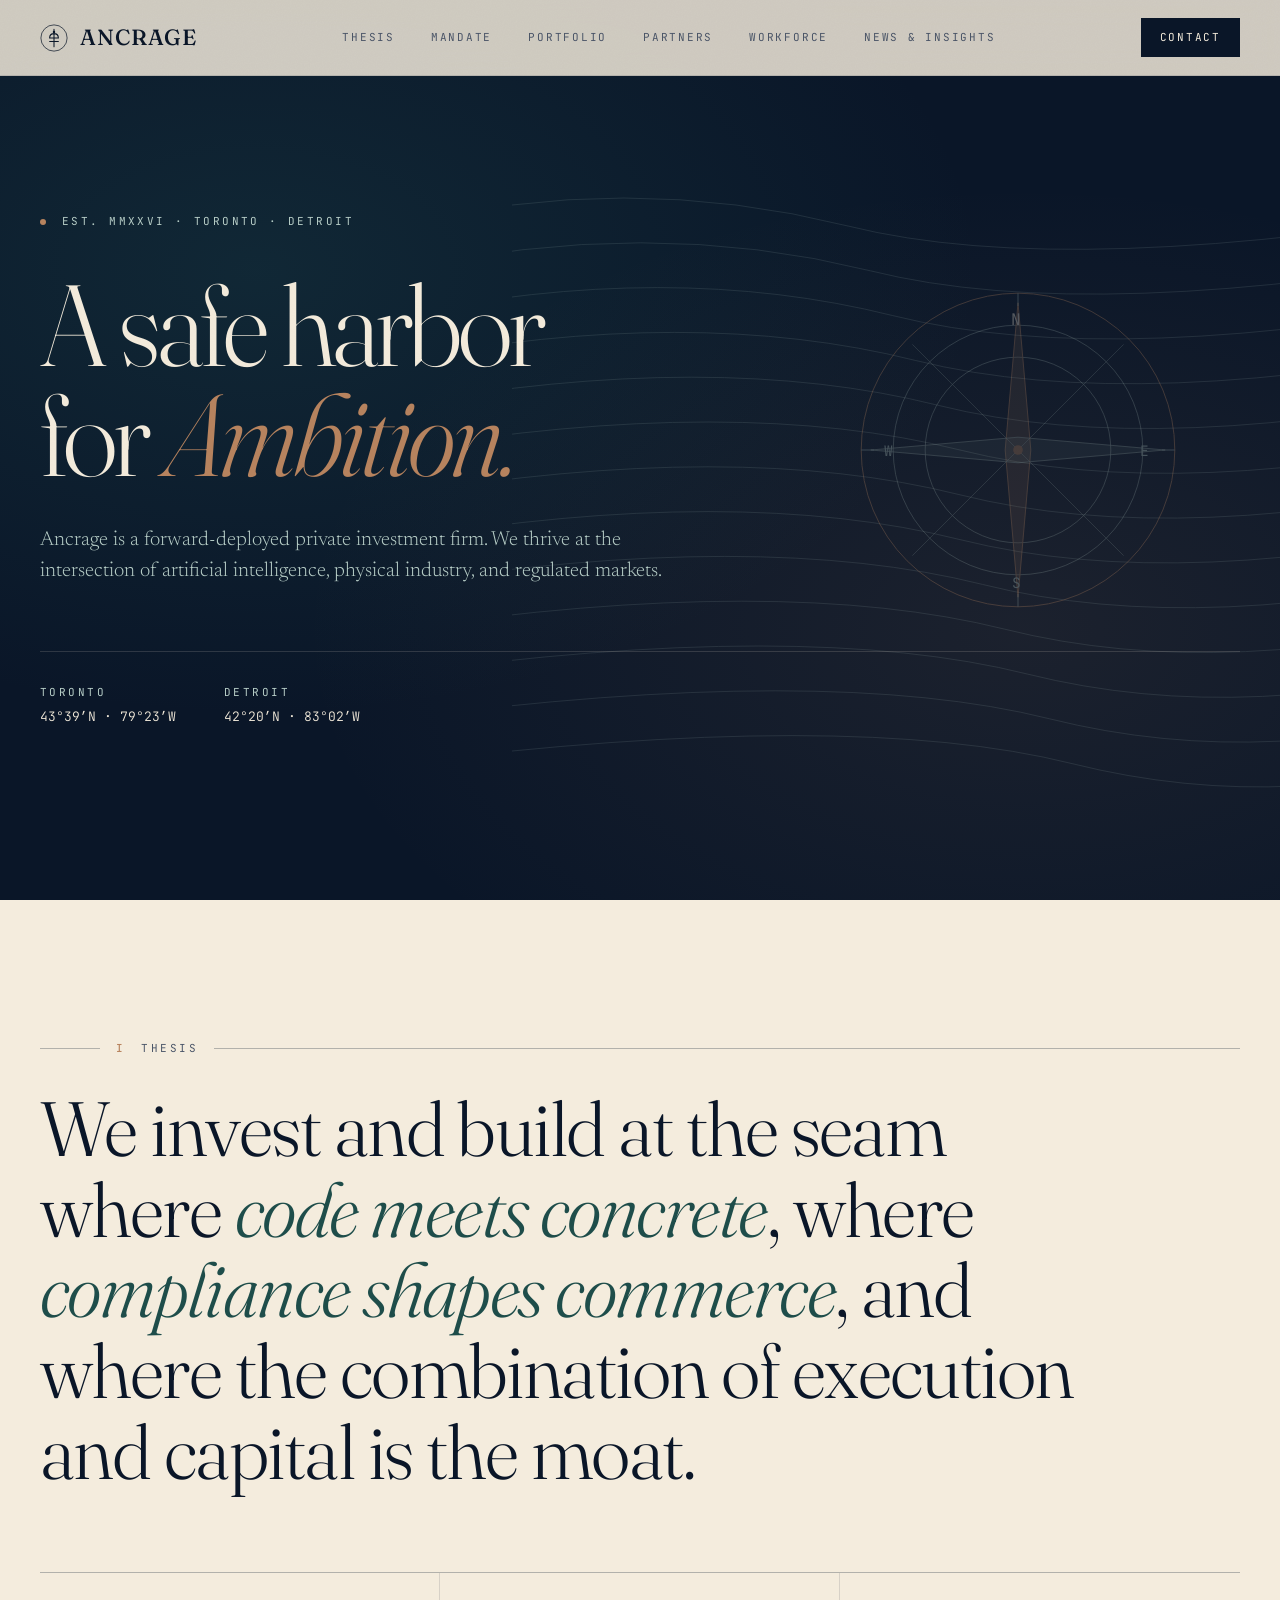
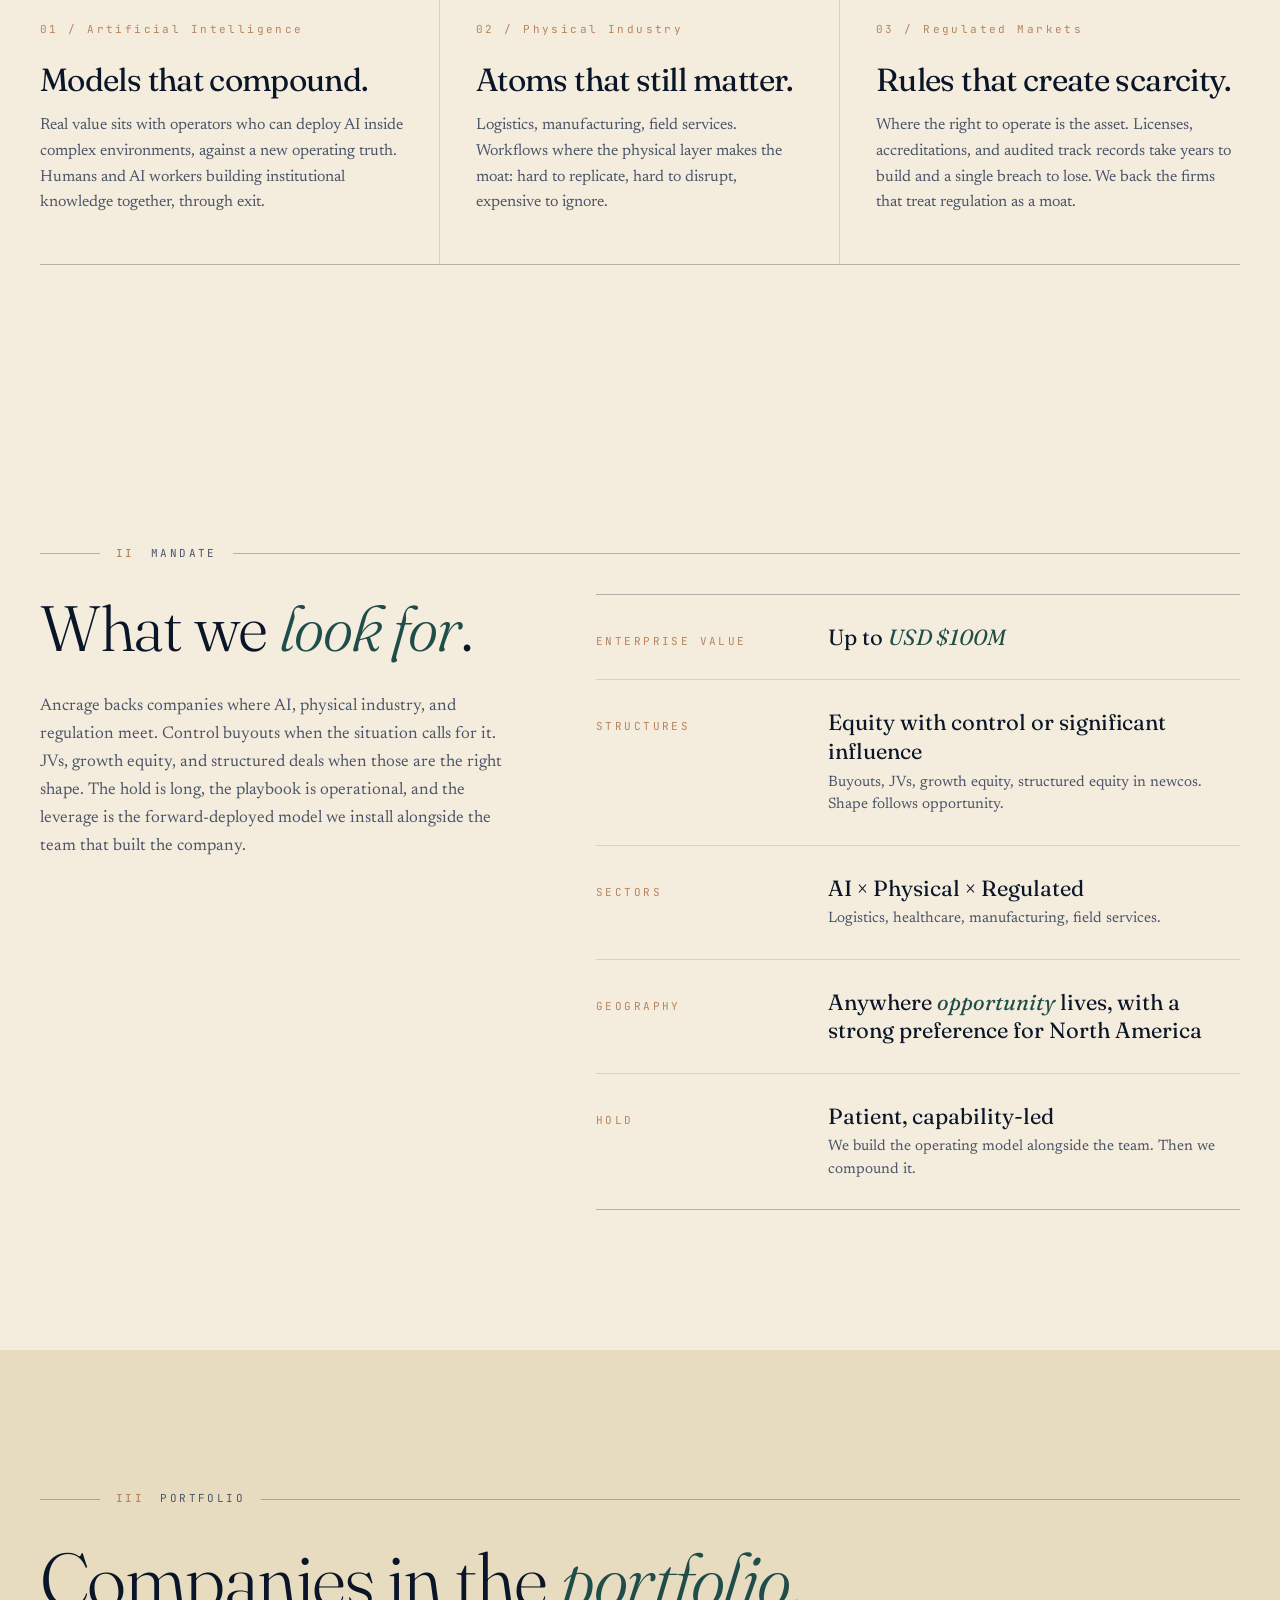
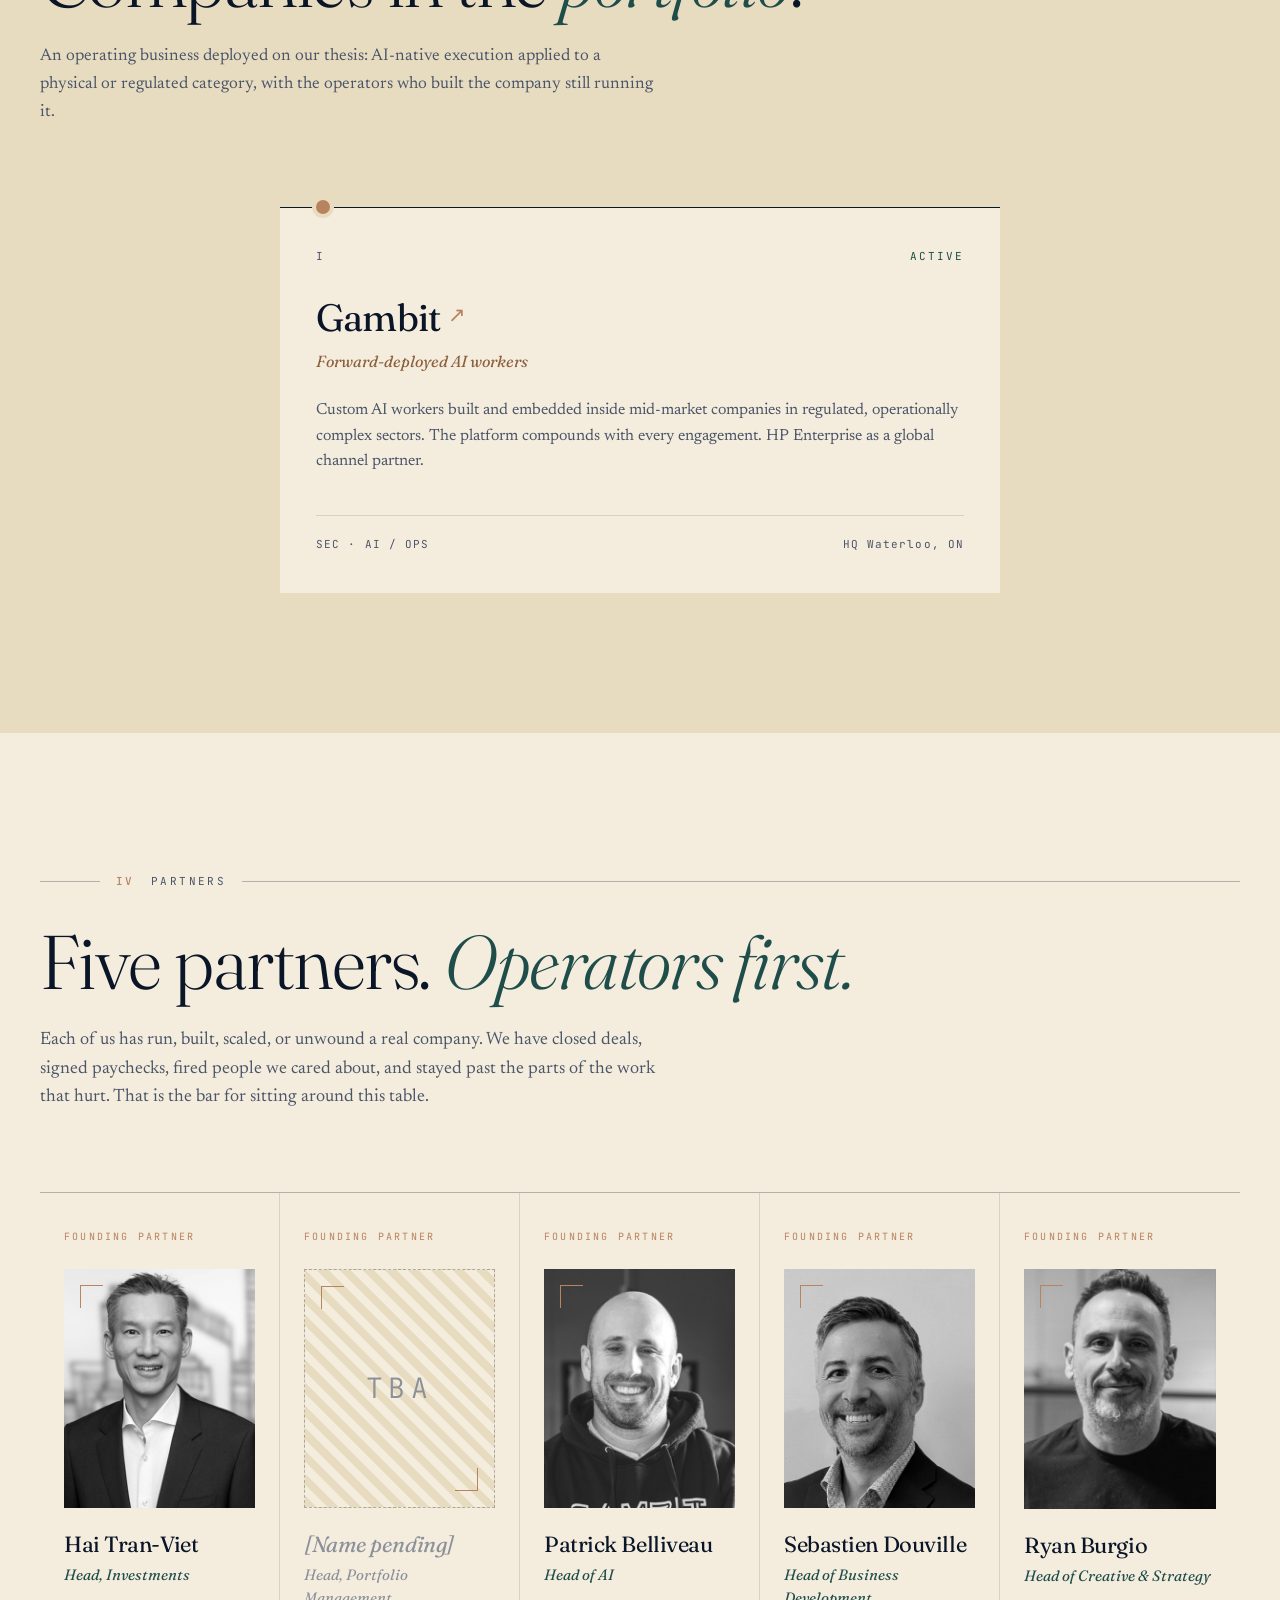
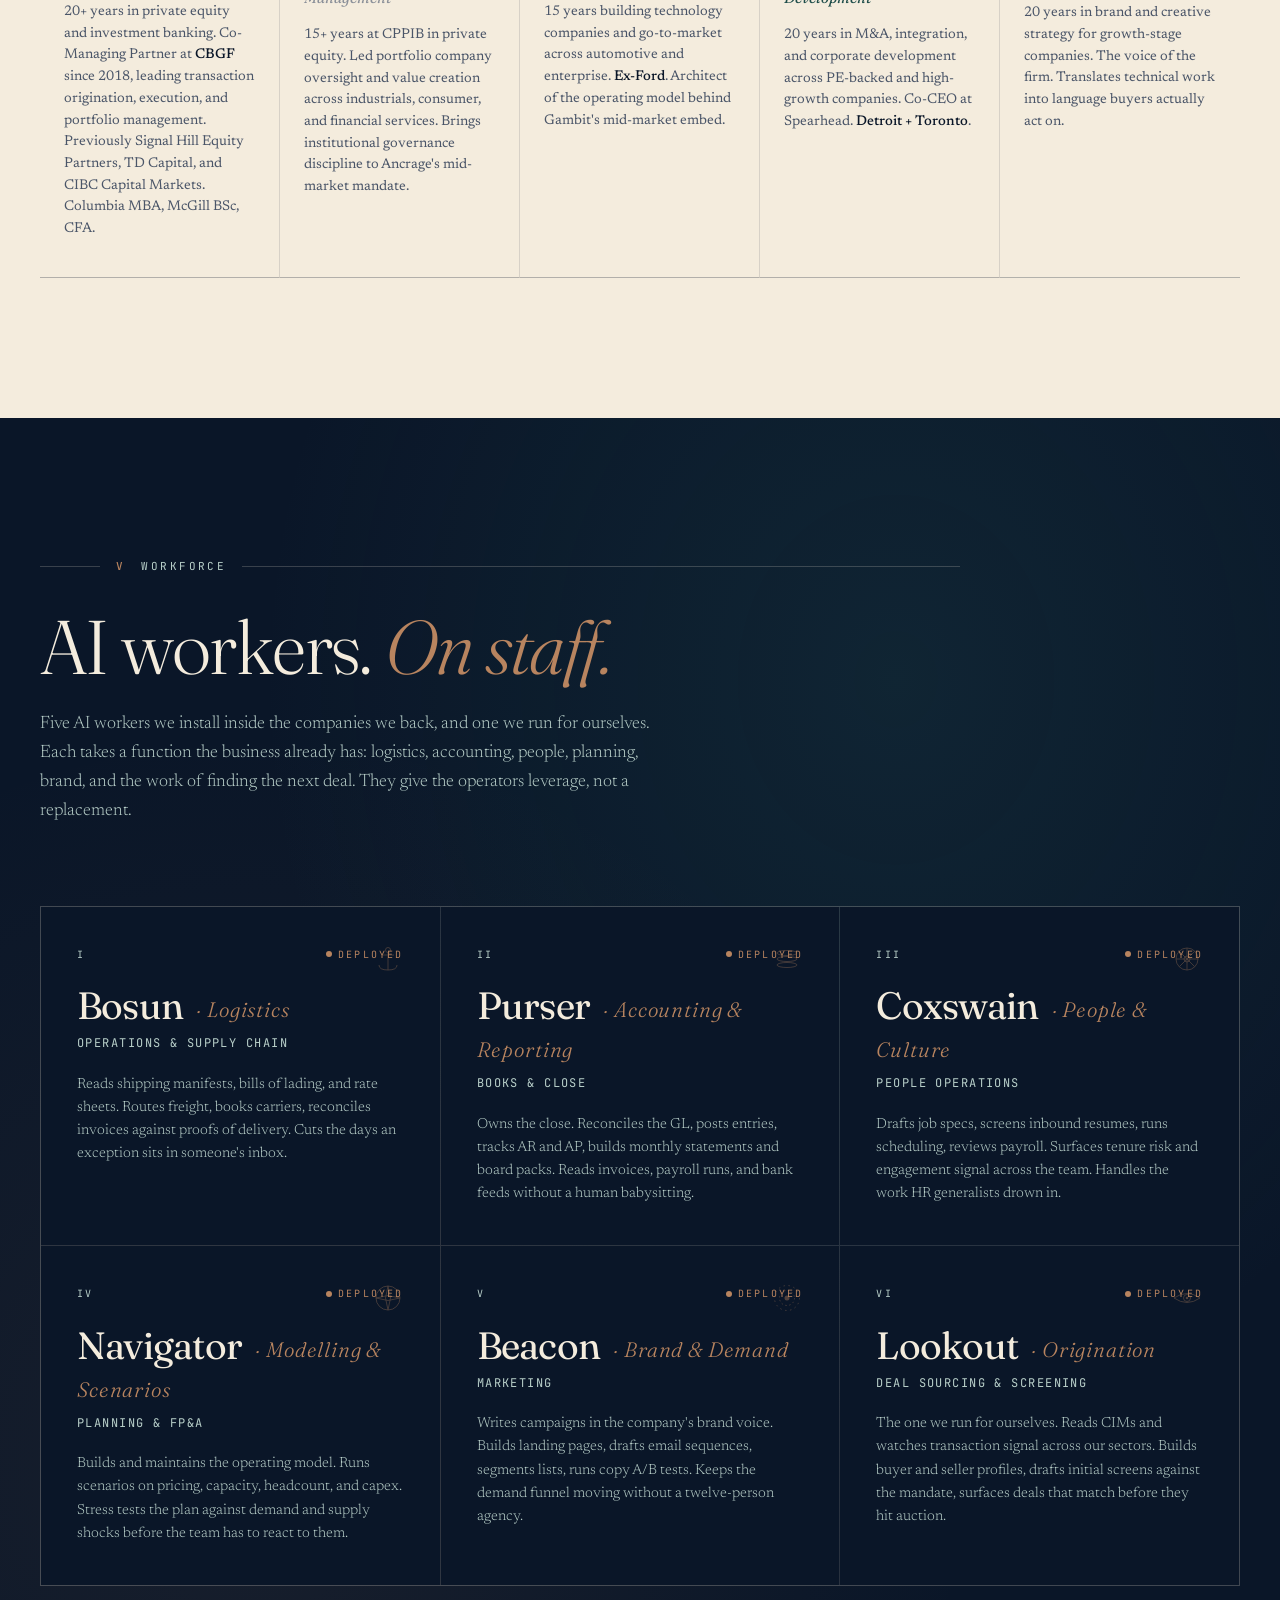
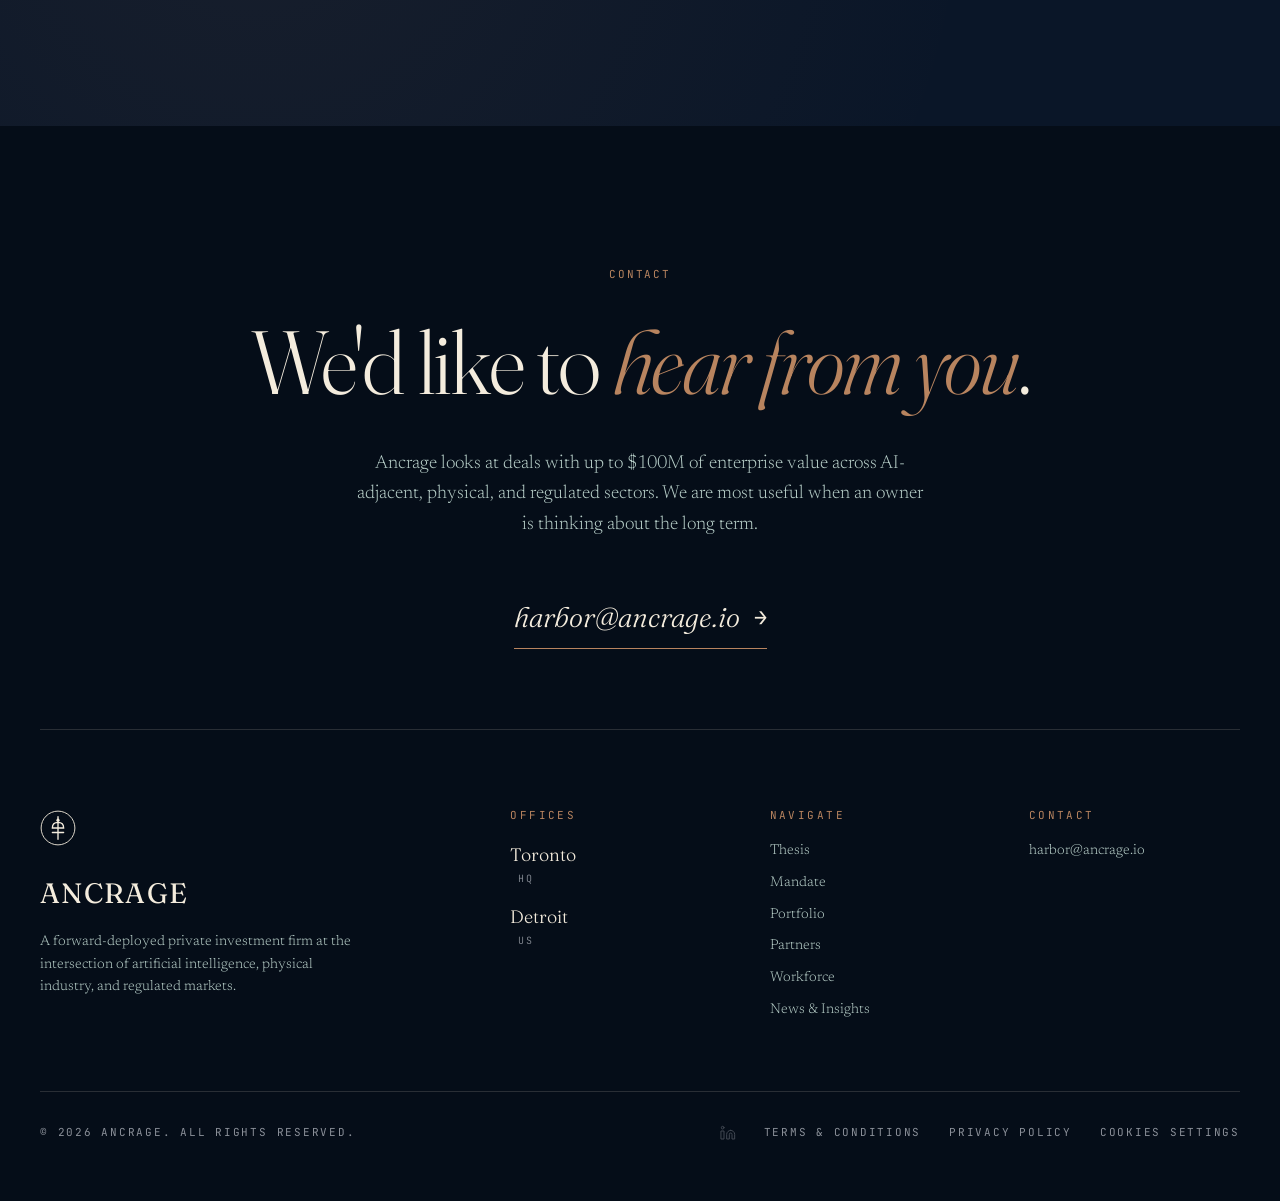
<file: index.html>
<!DOCTYPE html>
<html lang="en">
<head>
<meta charset="UTF-8" />
<meta name="viewport" content="width=device-width, initial-scale=1.0" />
<title>Ancrage · A forward-deployed private investment firm</title>
<meta name="description" content="Ancrage is a forward-deployed private investment firm at the intersection of artificial intelligence, physical industry, and regulated markets. Toronto and Detroit." />
<link rel="preconnect" href="https://fonts.googleapis.com">
<link rel="preconnect" href="https://fonts.gstatic.com" crossorigin>
<link href="https://fonts.googleapis.com/css2?family=Fraunces:ital,opsz,wght@0,9..144,300;0,9..144,400;0,9..144,500;0,9..144,600;0,9..144,700;1,9..144,300;1,9..144,400&family=Newsreader:ital,opsz,wght@0,6..72,300;0,6..72,400;0,6..72,500;0,6..72,600;1,6..72,400&family=JetBrains+Mono:wght@300;400;500&display=swap" rel="stylesheet">
<link rel="stylesheet" href="/assets/site.css">
</head>
<body>

<!-- ============== NAV ============== -->
<nav>
  <a href="#top" class="brand">
    <svg class="brand-mark" viewBox="0 0 32 32" fill="none" xmlns="http://www.w3.org/2000/svg">
      <circle cx="16" cy="16" r="15" stroke="currentColor" stroke-width="0.8"/>
      <path d="M16 6 L16 26 M16 11 C13 11 11 13 11 16 L21 16 C21 13 19 11 16 11 Z M11 20 L21 20" stroke="currentColor" stroke-width="1.2" fill="none" stroke-linecap="round"/>
      <circle cx="16" cy="9" r="1.4" fill="currentColor"/>
    </svg>
    <span class="brand-name">ANCRAGE</span>
  </a>
  <div class="nav-links">
    <a href="#thesis">Thesis</a>
    <a href="#mandate">Mandate</a>
    <a href="#fleet">Portfolio</a>
    <a href="#crew">Partners</a>
    <a href="#engine">Workforce</a>
    <a href="/news-and-insights">News &amp; Insights</a>
  </div>
  <a href="#contact" class="nav-cta">Contact</a>
</nav>

<!-- ============== HERO ============== -->
<section id="hero">

  <!-- Bathymetric depth lines backdrop -->
  <svg class="hero-bathymetry" viewBox="0 0 800 800" fill="none" xmlns="http://www.w3.org/2000/svg" preserveAspectRatio="xMidYMid slice">
    <g stroke="#B8CFC9" stroke-width="0.6" fill="none">
      <path d="M -100 400 Q 200 350 400 400 T 900 380" />
      <path d="M -100 440 Q 200 390 400 440 T 900 420" />
      <path d="M -100 480 Q 200 430 400 480 T 900 460" />
      <path d="M -100 520 Q 220 470 420 520 T 900 500" />
      <path d="M -100 560 Q 240 510 440 560 T 900 540" />
      <path d="M -100 360 Q 180 310 380 360 T 900 340" />
      <path d="M -100 320 Q 160 270 360 320 T 900 300" />
      <path d="M -100 280 Q 140 230 340 280 T 900 260" />
      <path d="M -100 240 Q 120 190 320 240 T 900 220" />
      <path d="M -100 200 Q 100 150 300 200 T 900 180" />
      <path d="M -100 600 Q 260 550 460 600 T 900 580" />
      <path d="M -100 640 Q 280 590 480 640 T 900 620" />
      <path d="M -100 680 Q 300 630 500 680 T 900 660" />
    </g>
  </svg>

  <!-- Compass rose -->
  <svg class="compass-rose" viewBox="0 0 200 200" xmlns="http://www.w3.org/2000/svg" fill="none">
    <circle cx="100" cy="100" r="98" stroke="#B8845F" stroke-width="0.6"/>
    <circle cx="100" cy="100" r="78" stroke="#B8CFC9" stroke-width="0.4"/>
    <circle cx="100" cy="100" r="58" stroke="#B8CFC9" stroke-width="0.4"/>
    <!-- Cardinal points -->
    <path d="M100 8 L108 100 L100 192 L92 100 Z" fill="#B8845F" fill-opacity="0.35" stroke="#B8845F" stroke-width="0.6"/>
    <path d="M8 100 L100 108 L192 100 L100 92 Z" fill="#B8CFC9" fill-opacity="0.18" stroke="#B8CFC9" stroke-width="0.4"/>
    <!-- Inter-cardinal -->
    <line x1="34" y1="34" x2="166" y2="166" stroke="#B8CFC9" stroke-width="0.3"/>
    <line x1="166" y1="34" x2="34" y2="166" stroke="#B8CFC9" stroke-width="0.3"/>
    <!-- Center dot -->
    <circle cx="100" cy="100" r="3" fill="#B8845F"/>
    <!-- N marker -->
    <text x="100" y="22" text-anchor="middle" fill="#F4ECDD" font-family="JetBrains Mono" font-size="10" letter-spacing="2">N</text>
    <text x="180" y="104" text-anchor="middle" fill="#B8CFC9" font-family="JetBrains Mono" font-size="9" letter-spacing="2">E</text>
    <text x="100" y="186" text-anchor="middle" fill="#B8CFC9" font-family="JetBrains Mono" font-size="9" letter-spacing="2">S</text>
    <text x="20" y="104" text-anchor="middle" fill="#B8CFC9" font-family="JetBrains Mono" font-size="9" letter-spacing="2">W</text>
    <!-- Hash marks -->
    <g stroke="#B8CFC9" stroke-width="0.5">
      <line x1="100" y1="2" x2="100" y2="10"/>
      <line x1="100" y1="190" x2="100" y2="198"/>
      <line x1="2" y1="100" x2="10" y2="100"/>
      <line x1="190" y1="100" x2="198" y2="100"/>
    </g>
  </svg>

  <div class="container hero-content">
    <div class="hero-grid">
      <div>
        <div class="hero-eyebrow reveal">
          <span class="dot"></span>
          <span>Est. MMXXVI · Toronto · Detroit</span>
        </div>

        <h1 class="hero-title reveal delay-1">
          A safe harbor<br>for <span class="italic hero-rotator" aria-live="polite"><span class="hero-word is-active">Ambition.</span><span class="hero-word">Conviction.</span><span class="hero-word">Velocity.</span><span class="hero-word">Reinvention.</span><span class="hero-word">Legacy.</span></span>
        </h1>

        <p class="hero-lede reveal delay-2">
          Ancrage is a forward-deployed private investment firm. We thrive at the intersection of artificial intelligence, physical industry, and regulated markets.
        </p>

        <div class="hero-coords reveal delay-3">
          <div class="hero-coord">
            <span class="city">Toronto</span>
            <span class="lat">43°39′N · 79°23′W</span>
          </div>
          <div class="hero-coord">
            <span class="city">Detroit</span>
            <span class="lat">42°20′N · 83°02′W</span>
          </div>
        </div>
      </div>
    </div>
  </div>
</section>

<!-- ============== THESIS ============== -->
<section id="thesis">
  <div class="container">
    <div class="section-label reveal">
      <span class="roman">I</span>
      <span>Thesis</span>
    </div>

    <h2 class="thesis-headline display reveal delay-1">
      We invest and build at the seam where <em>code meets concrete</em>, where <em>compliance shapes commerce</em>, and where the combination of execution and capital is the moat.
    </h2>

    <div class="thesis-grid">
      <div class="thesis-card reveal delay-1">
        <span class="num">01 / Artificial Intelligence</span>
        <h3>Models that compound.</h3>
        <p>Real value sits with operators who can deploy AI inside complex environments, against a new operating truth. Humans and AI workers building institutional knowledge together, through exit.</p>
      </div>
      <div class="thesis-card reveal delay-2">
        <span class="num">02 / Physical Industry</span>
        <h3>Atoms that still matter.</h3>
        <p>Logistics, manufacturing, field services. Workflows where the physical layer makes the moat: hard to replicate, hard to disrupt, expensive to ignore.</p>
      </div>
      <div class="thesis-card reveal delay-3">
        <span class="num">03 / Regulated Markets</span>
        <h3>Rules that create scarcity.</h3>
        <p>Where the right to operate is the asset. Licenses, accreditations, and audited track records take years to build and a single breach to lose. We back the firms that treat regulation as a moat.</p>
      </div>
    </div>
  </div>
</section>

<!-- ============== MANDATE ============== -->
<section id="mandate">
  <div class="container">
    <div class="section-label reveal">
      <span class="roman">II</span>
      <span>Mandate</span>
    </div>

    <div class="mandate-grid">
      <div class="mandate-left reveal delay-1">
        <h2>What we <em>look for</em>.</h2>
        <p>Ancrage backs companies where AI, physical industry, and regulation meet. Control buyouts when the situation calls for it. JVs, growth equity, and structured deals when those are the right shape. The hold is long, the playbook is operational, and the leverage is the forward-deployed model we install alongside the team that built the company.</p>
      </div>

      <div class="mandate-right reveal delay-2">
        <div class="mandate-row">
          <span class="key">Enterprise Value</span>
          <span class="val">Up to <em>USD $100M</em></span>
        </div>
        <div class="mandate-row">
          <span class="key">Structures</span>
          <span class="val">Equity with control or significant influence<span class="small">Buyouts, JVs, growth equity, structured equity in newcos. Shape follows opportunity.</span></span>
        </div>
        <div class="mandate-row">
          <span class="key">Sectors</span>
          <span class="val">AI &times; Physical &times; Regulated<span class="small">Logistics, healthcare, manufacturing, field services.</span></span>
        </div>
        <div class="mandate-row">
          <span class="key">Geography</span>
          <span class="val">Anywhere <em>opportunity</em> lives, with a strong preference for North America</span>
        </div>
        <div class="mandate-row">
          <span class="key">Hold</span>
          <span class="val">Patient, capability-led<span class="small">We build the operating model alongside the team. Then we compound it.</span></span>
        </div>
      </div>
    </div>
  </div>
</section>

<!-- ============== FLEET ============== -->
<section id="fleet">
  <div class="container">
    <div class="section-label reveal">
      <span class="roman">III</span>
      <span>Portfolio</span>
    </div>

    <div class="fleet-header">
      <h2 class="reveal delay-1">Companies in the <em>portfolio</em>.</h2>
      <p class="reveal delay-2">An operating business deployed on our thesis: AI-native execution applied to a physical or regulated category, with the operators who built the company still running it.</p>
    </div>

    <div class="fleet-grid">

      <div class="vessel reveal delay-1">
        <div class="vessel-marker"></div>
        <div class="vessel-meta">
          <span>I</span>
          <span class="position">Active</span>
        </div>
        <h3><a href="https://gambitco.io" target="_blank" rel="noopener noreferrer" class="vessel-link">Gambit</a></h3>
        <div class="vessel-tag">Forward-deployed AI workers</div>
        <p>Custom AI workers built and embedded inside mid-market companies in regulated, operationally complex sectors. The platform compounds with every engagement. HP Enterprise as a global channel partner.</p>
        <div class="vessel-coords">
          <span>SEC · AI / OPS</span>
          <span>HQ Waterloo, ON</span>
        </div>
      </div>

    </div>
  </div>
</section>

<!-- ============== CREW ============== -->
<section id="crew">
  <div class="container">
    <div class="section-label reveal">
      <span class="roman">IV</span>
      <span>Partners</span>
    </div>

    <div class="crew-header">
      <h2 class="reveal delay-1">Five partners. <em>Operators first.</em></h2>
      <p class="reveal delay-2">Each of us has run, built, scaled, or unwound a real company. We have closed deals, signed paychecks, fired people we cared about, and stayed past the parts of the work that hurt. That is the bar for sitting around this table.</p>
    </div>

    <div class="crew-grid">

      <div class="crew-card reveal delay-1">
        <span class="role">Founding Partner</span>
        <div class="crew-portrait"><img src="img/team-hai.jpg" alt="Hai Tran-Viet" loading="lazy"></div>
        <h3>Hai Tran-Viet</h3>
        <div class="title">Head, Investments</div>
        <p class="bio">20+ years in private equity and investment banking. Co-Managing Partner at <strong>CBGF</strong> since 2018, leading transaction origination, execution, and portfolio management. Previously Signal Hill Equity Partners, TD Capital, and CIBC Capital Markets. Columbia MBA, McGill BSc, CFA.</p>
      </div>

      <div class="crew-card placeholder reveal delay-2">
        <span class="role">Founding Partner</span>
        <div class="crew-portrait"><span class="initials">TBA</span></div>
        <h3>[Name pending]</h3>
        <div class="title">Head, Portfolio Management</div>
        <p class="bio">15+ years at CPPIB in private equity. Led portfolio company oversight and value creation across industrials, consumer, and financial services. Brings institutional governance discipline to Ancrage's mid-market mandate.</p>
      </div>

      <div class="crew-card reveal delay-3">
        <span class="role">Founding Partner</span>
        <div class="crew-portrait"><img src="img/team-pat.jpg" alt="Patrick Belliveau" loading="lazy"></div>
        <h3>Patrick Belliveau</h3>
        <div class="title">Head of AI</div>
        <p class="bio">15 years building technology companies and go-to-market across automotive and enterprise. <strong>Ex-Ford</strong>. Architect of the operating model behind Gambit's mid-market embed.</p>
      </div>

      <div class="crew-card reveal delay-4">
        <span class="role">Founding Partner</span>
        <div class="crew-portrait"><img src="img/team-seb.jpg" alt="Sebastien Douville" loading="lazy"></div>
        <h3>Sebastien Douville</h3>
        <div class="title">Head of Business Development</div>
        <p class="bio">20 years in M&amp;A, integration, and corporate development across PE-backed and high-growth companies. Co-CEO at Spearhead. <strong>Detroit + Toronto</strong>.</p>
      </div>

      <div class="crew-card reveal delay-5">
        <span class="role">Founding Partner</span>
        <div class="crew-portrait"><img src="img/team-ryan.jpg" alt="Ryan Burgio" loading="lazy"></div>
        <h3>Ryan Burgio</h3>
        <div class="title">Head of Creative &amp; Strategy</div>
        <p class="bio">20 years in brand and creative strategy for growth-stage companies. The voice of the firm. Translates technical work into language buyers actually act on.</p>
      </div>

    </div>
  </div>
</section>

<!-- ============== ENGINE ROOM ============== -->
<section id="engine">
  <div class="container">
    <div class="engine-header">
      <div class="section-label reveal">
        <span class="roman">V</span>
        <span>Workforce</span>
      </div>
      <h2 class="reveal delay-1">AI workers. <em>On staff.</em></h2>
      <p class="reveal delay-2">Five AI workers we install inside the companies we back, and one we run for ourselves. Each takes a function the business already has: logistics, accounting, people, planning, brand, and the work of finding the next deal. They give the operators leverage, not a replacement.</p>
    </div>

    <div class="engine-grid">

      <div class="agent reveal delay-1">
        <div class="agent-id">
          <span>I</span>
          <span class="status">Deployed</span>
        </div>
        <svg class="agent-glyph" viewBox="0 0 32 32" fill="none"><circle cx="16" cy="7" r="2.5" stroke="#B8845F" stroke-width="0.8"/><line x1="16" y1="9.5" x2="16" y2="27" stroke="#B8845F" stroke-width="0.8"/><line x1="10" y1="12" x2="22" y2="12" stroke="#B8845F" stroke-width="0.8"/><path d="M7 22 Q7 27 16 27 Q25 27 25 22" stroke="#B8845F" stroke-width="0.8" fill="none"/></svg>
        <h3>Bosun <em>· Logistics</em></h3>
        <div class="agent-role">Operations &amp; Supply Chain</div>
        <p>Reads shipping manifests, bills of lading, and rate sheets. Routes freight, books carriers, reconciles invoices against proofs of delivery. Cuts the days an exception sits in someone's inbox.</p>
      </div>

      <div class="agent reveal delay-2">
        <div class="agent-id">
          <span>II</span>
          <span class="status">Deployed</span>
        </div>
        <svg class="agent-glyph" viewBox="0 0 32 32" fill="none"><ellipse cx="16" cy="10" rx="10" ry="2.5" stroke="#B8845F" stroke-width="0.8"/><ellipse cx="16" cy="16" rx="10" ry="2.5" stroke="#B8845F" stroke-width="0.8"/><ellipse cx="16" cy="22" rx="10" ry="2.5" stroke="#B8845F" stroke-width="0.8"/></svg>
        <h3>Purser <em>· Accounting &amp; Reporting</em></h3>
        <div class="agent-role">Books &amp; Close</div>
        <p>Owns the close. Reconciles the GL, posts entries, tracks AR and AP, builds monthly statements and board packs. Reads invoices, payroll runs, and bank feeds without a human babysitting.</p>
      </div>

      <div class="agent reveal delay-3">
        <div class="agent-id">
          <span>III</span>
          <span class="status">Deployed</span>
        </div>
        <svg class="agent-glyph" viewBox="0 0 32 32" fill="none"><circle cx="16" cy="16" r="11" stroke="#B8845F" stroke-width="0.8"/><circle cx="16" cy="16" r="3" stroke="#B8845F" stroke-width="0.8"/><line x1="16" y1="5" x2="16" y2="27" stroke="#B8845F" stroke-width="0.8"/><line x1="5" y1="16" x2="27" y2="16" stroke="#B8845F" stroke-width="0.8"/><line x1="8.5" y1="8.5" x2="23.5" y2="23.5" stroke="#B8845F" stroke-width="0.8"/><line x1="23.5" y1="8.5" x2="8.5" y2="23.5" stroke="#B8845F" stroke-width="0.8"/></svg>
        <h3>Coxswain <em>· People &amp; Culture</em></h3>
        <div class="agent-role">People Operations</div>
        <p>Drafts job specs, screens inbound resumes, runs scheduling, reviews payroll. Surfaces tenure risk and engagement signal across the team. Handles the work HR generalists drown in.</p>
      </div>

      <div class="agent reveal delay-1">
        <div class="agent-id">
          <span>IV</span>
          <span class="status">Deployed</span>
        </div>
        <svg class="agent-glyph" viewBox="0 0 32 32" fill="none"><circle cx="16" cy="16" r="12" stroke="#B8845F" stroke-width="0.8"/><path d="M16 4 L18.5 16 L16 28 L13.5 16 Z" stroke="#B8845F" stroke-width="0.8" fill="none"/><path d="M4 16 L16 13.5 L28 16 L16 18.5 Z" stroke="#B8845F" stroke-width="0.8" fill="none"/></svg>
        <h3>Navigator <em>· Modelling &amp; Scenarios</em></h3>
        <div class="agent-role">Planning &amp; FP&amp;A</div>
        <p>Builds and maintains the operating model. Runs scenarios on pricing, capacity, headcount, and capex. Stress tests the plan against demand and supply shocks before the team has to react to them.</p>
      </div>

      <div class="agent reveal delay-2">
        <div class="agent-id">
          <span>V</span>
          <span class="status">Deployed</span>
        </div>
        <svg class="agent-glyph" viewBox="0 0 32 32" fill="none"><circle cx="16" cy="16" r="2.5" fill="#B8845F"/><circle cx="16" cy="16" r="7.5" stroke="#B8845F" stroke-width="0.8" stroke-dasharray="1.5 2.5"/><circle cx="16" cy="16" r="12.5" stroke="#B8845F" stroke-width="0.8" stroke-dasharray="1.5 3.5"/></svg>
        <h3>Beacon <em>· Brand &amp; Demand</em></h3>
        <div class="agent-role">Marketing</div>
        <p>Writes campaigns in the company's brand voice. Builds landing pages, drafts email sequences, segments lists, runs copy A/B tests. Keeps the demand funnel moving without a twelve-person agency.</p>
      </div>

      <div class="agent reveal delay-3">
        <div class="agent-id">
          <span>VI</span>
          <span class="status">Deployed</span>
        </div>
        <svg class="agent-glyph" viewBox="0 0 32 32" fill="none"><path d="M3 16 Q16 7 29 16 Q16 25 3 16 Z" stroke="#B8845F" stroke-width="0.8" fill="none"/><circle cx="16" cy="16" r="3.5" stroke="#B8845F" stroke-width="0.8"/><circle cx="16" cy="16" r="1.3" fill="#B8845F"/></svg>
        <h3>Lookout <em>· Origination</em></h3>
        <div class="agent-role">Deal Sourcing &amp; Screening</div>
        <p>The one we run for ourselves. Reads CIMs and watches transaction signal across our sectors. Builds buyer and seller profiles, drafts initial screens against the mandate, surfaces deals that match before they hit auction.</p>
      </div>

    </div>
  </div>
</section>

<!-- ============== CONTACT / FOOTER ============== -->
<section id="contact">
  <div class="container">

    <div class="contact-pre reveal">
      <span class="micro">Contact</span>
      <h2 class="display">We'd like to <em>hear from you</em>.</h2>
      <p>Ancrage looks at deals with up to $100M of enterprise value across AI-adjacent, physical, and regulated sectors. We are most useful when an owner is thinking about the long term.</p>
      <a href="mailto:harbor@ancrage.io" class="contact-cta">harbor@ancrage.io <span class="arrow">&rarr;</span></a>
    </div>

    <div class="footer-grid">

      <div class="footer-brand">
        <svg class="brand-mark" viewBox="0 0 32 32" fill="none" xmlns="http://www.w3.org/2000/svg" style="color: #F4ECDD">
          <circle cx="16" cy="16" r="15" stroke="currentColor" stroke-width="0.8"/>
          <path d="M16 6 L16 26 M16 11 C13 11 11 13 11 16 L21 16 C21 13 19 11 16 11 Z M11 20 L21 20" stroke="currentColor" stroke-width="1.2" fill="none" stroke-linecap="round"/>
          <circle cx="16" cy="9" r="1.4" fill="currentColor"/>
        </svg>
        <div class="brand-name">ANCRAGE</div>
        <p>A forward-deployed private investment firm at the intersection of artificial intelligence, physical industry, and regulated markets.</p>
      </div>

      <div class="footer-col">
        <h4>Offices</h4>
        <ul>
          <li><span class="city-name">Toronto</span> <span class="city-tag">HQ</span></li>
          <li><span class="city-name">Detroit</span> <span class="city-tag">US</span></li>
        </ul>
      </div>

      <div class="footer-col">
        <h4>Navigate</h4>
        <ul>
          <li><a href="#thesis">Thesis</a></li>
          <li><a href="#mandate">Mandate</a></li>
          <li><a href="#fleet">Portfolio</a></li>
          <li><a href="#crew">Partners</a></li>
          <li><a href="#engine">Workforce</a></li>
          <li><a href="/news-and-insights">News &amp; Insights</a></li>
        </ul>
      </div>

      <div class="footer-col">
        <h4>Contact</h4>
        <ul>
          <li><a href="mailto:harbor@ancrage.io">harbor@ancrage.io</a></li>
        </ul>
      </div>

    </div>

    <div class="footer-bottom">
      <span>&copy; 2026 Ancrage. All rights reserved.</span>
      <div class="legal-links">
        <a href="#" class="footer-social" aria-label="LinkedIn (link pending)" title="LinkedIn (link pending)" data-disabled="true">
          <svg viewBox="0 0 24 24" width="16" height="16" fill="none" stroke="currentColor" stroke-width="1.5" stroke-linecap="round" stroke-linejoin="round" aria-hidden="true">
            <path d="M16 8a6 6 0 0 1 6 6v7h-4v-7a2 2 0 0 0-2-2 2 2 0 0 0-2 2v7h-4v-7a6 6 0 0 1 6-6z"/>
            <rect width="4" height="12" x="2" y="9"/>
            <circle cx="4" cy="4" r="2"/>
          </svg>
        </a>
        <a href="/terms">Terms &amp; Conditions</a>
        <a href="/privacy">Privacy Policy</a>
        <a href="/cookies">Cookies Settings</a>
      </div>
    </div>
  </div>
</section>

<script>
  // Nav background intensifies on scroll
  const nav = document.querySelector('nav');
  const handleScroll = () => {
    if (window.scrollY > 60) {
      nav.style.padding = '12px 40px';
      nav.style.background = 'rgba(244, 236, 221, 0.95)';
    } else {
      nav.style.padding = '18px 40px';
      nav.style.background = 'rgba(244, 236, 221, 0.85)';
    }
  };
  window.addEventListener('scroll', handleScroll, { passive: true });

  // Hero word rotator
  (() => {
    const rotator = document.querySelector('.hero-rotator');
    if (!rotator) return;
    const words = rotator.querySelectorAll('.hero-word');
    if (words.length < 2) return;
    const reduceMotion = window.matchMedia('(prefers-reduced-motion: reduce)');
    if (reduceMotion.matches) return;

    let i = 0;
    let timer = null;
    const tick = () => {
      words[i].classList.remove('is-active');
      i = (i + 1) % words.length;
      words[i].classList.add('is-active');
    };
    const start = () => { timer = setInterval(tick, 3100); };
    const stop = () => { if (timer) { clearInterval(timer); timer = null; } };

    start();
    rotator.addEventListener('mouseenter', stop);
    rotator.addEventListener('mouseleave', start);
    document.addEventListener('visibilitychange', () => {
      document.hidden ? stop() : (timer || start());
    });
  })();
</script>

</body>
</html>
</file>
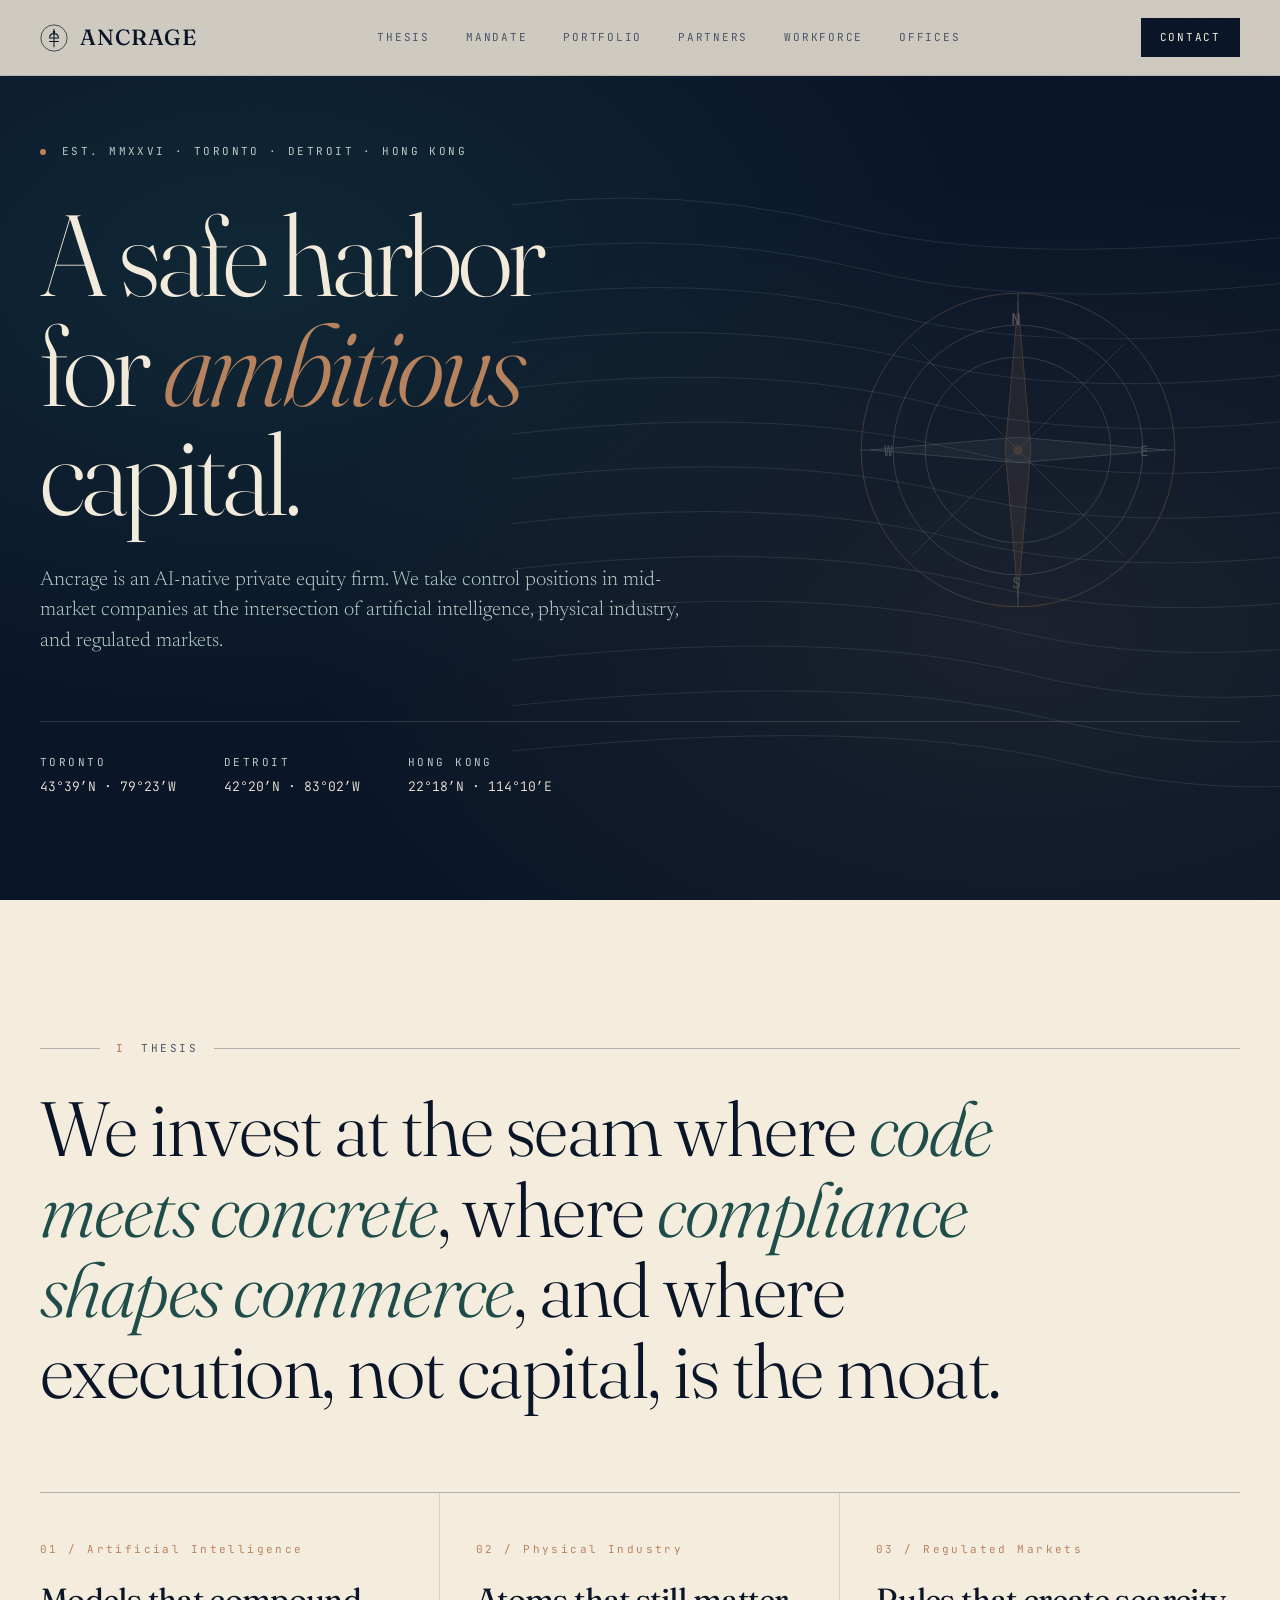
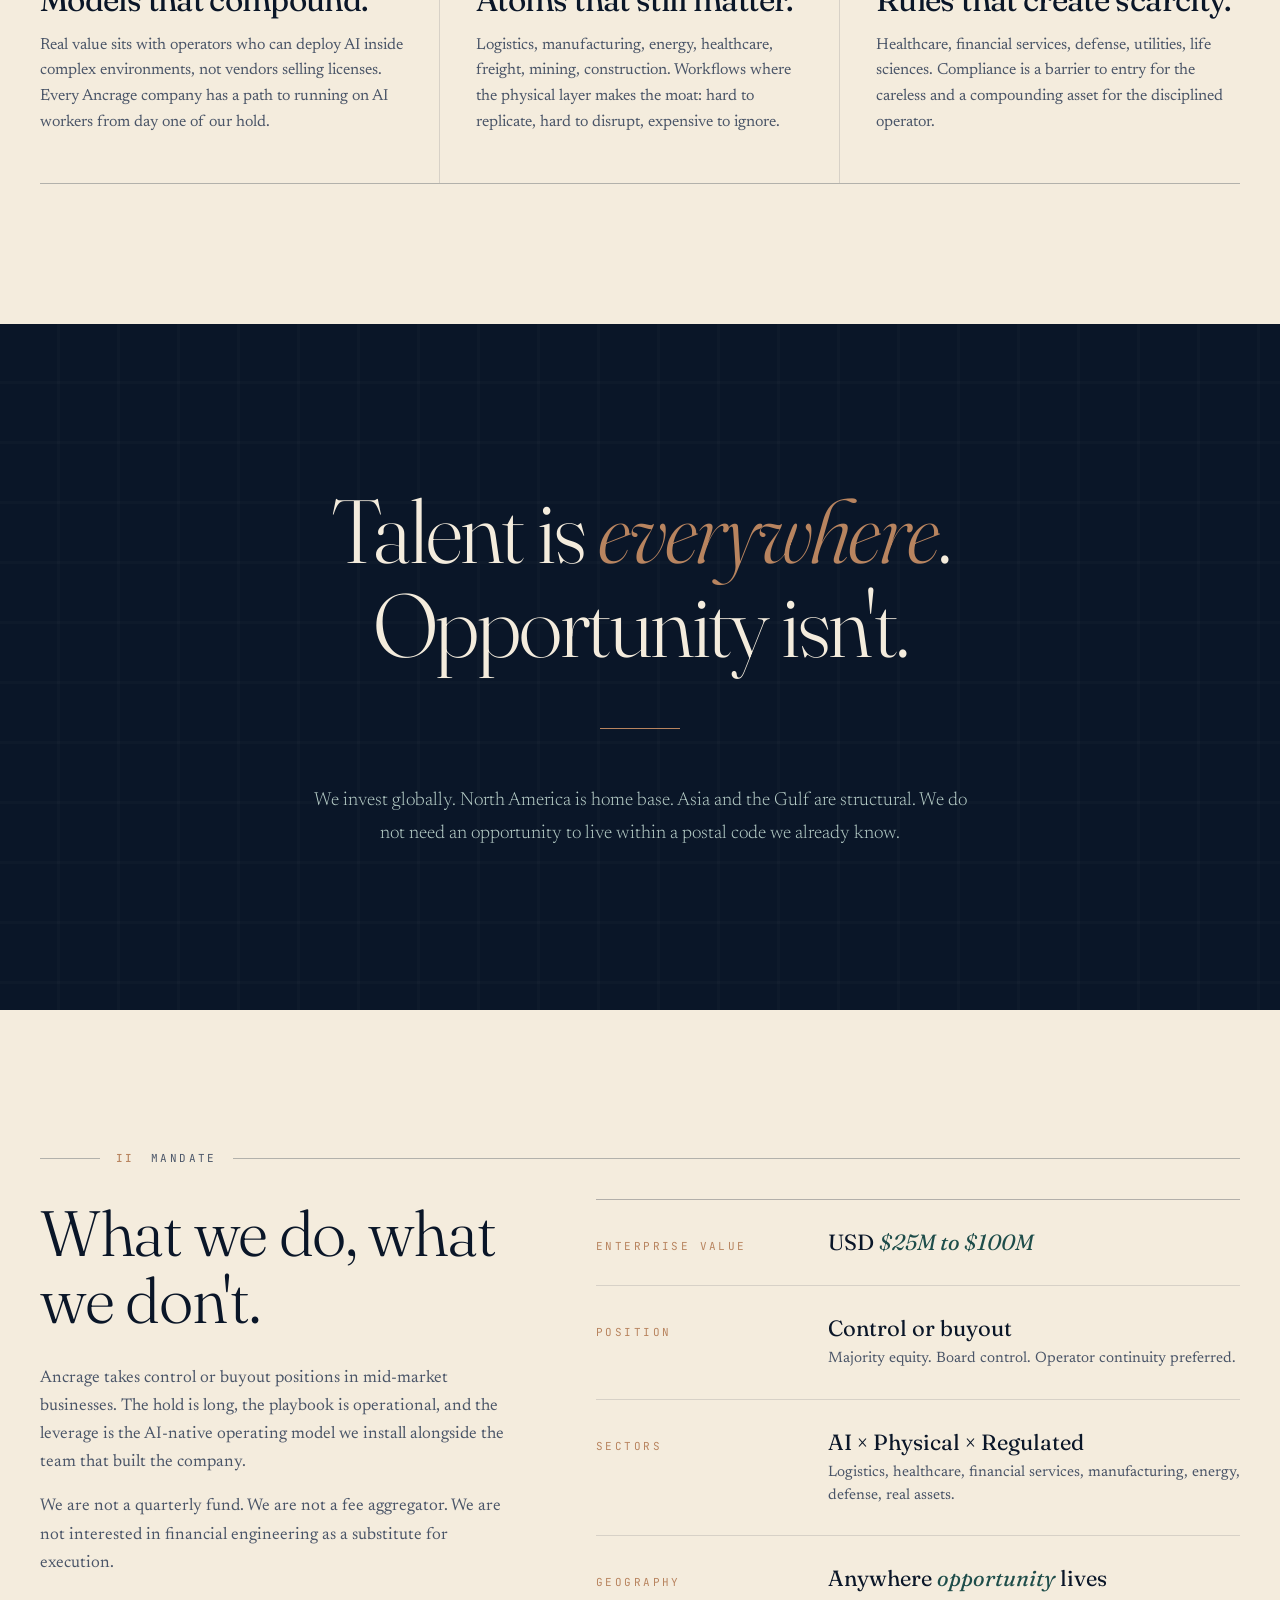
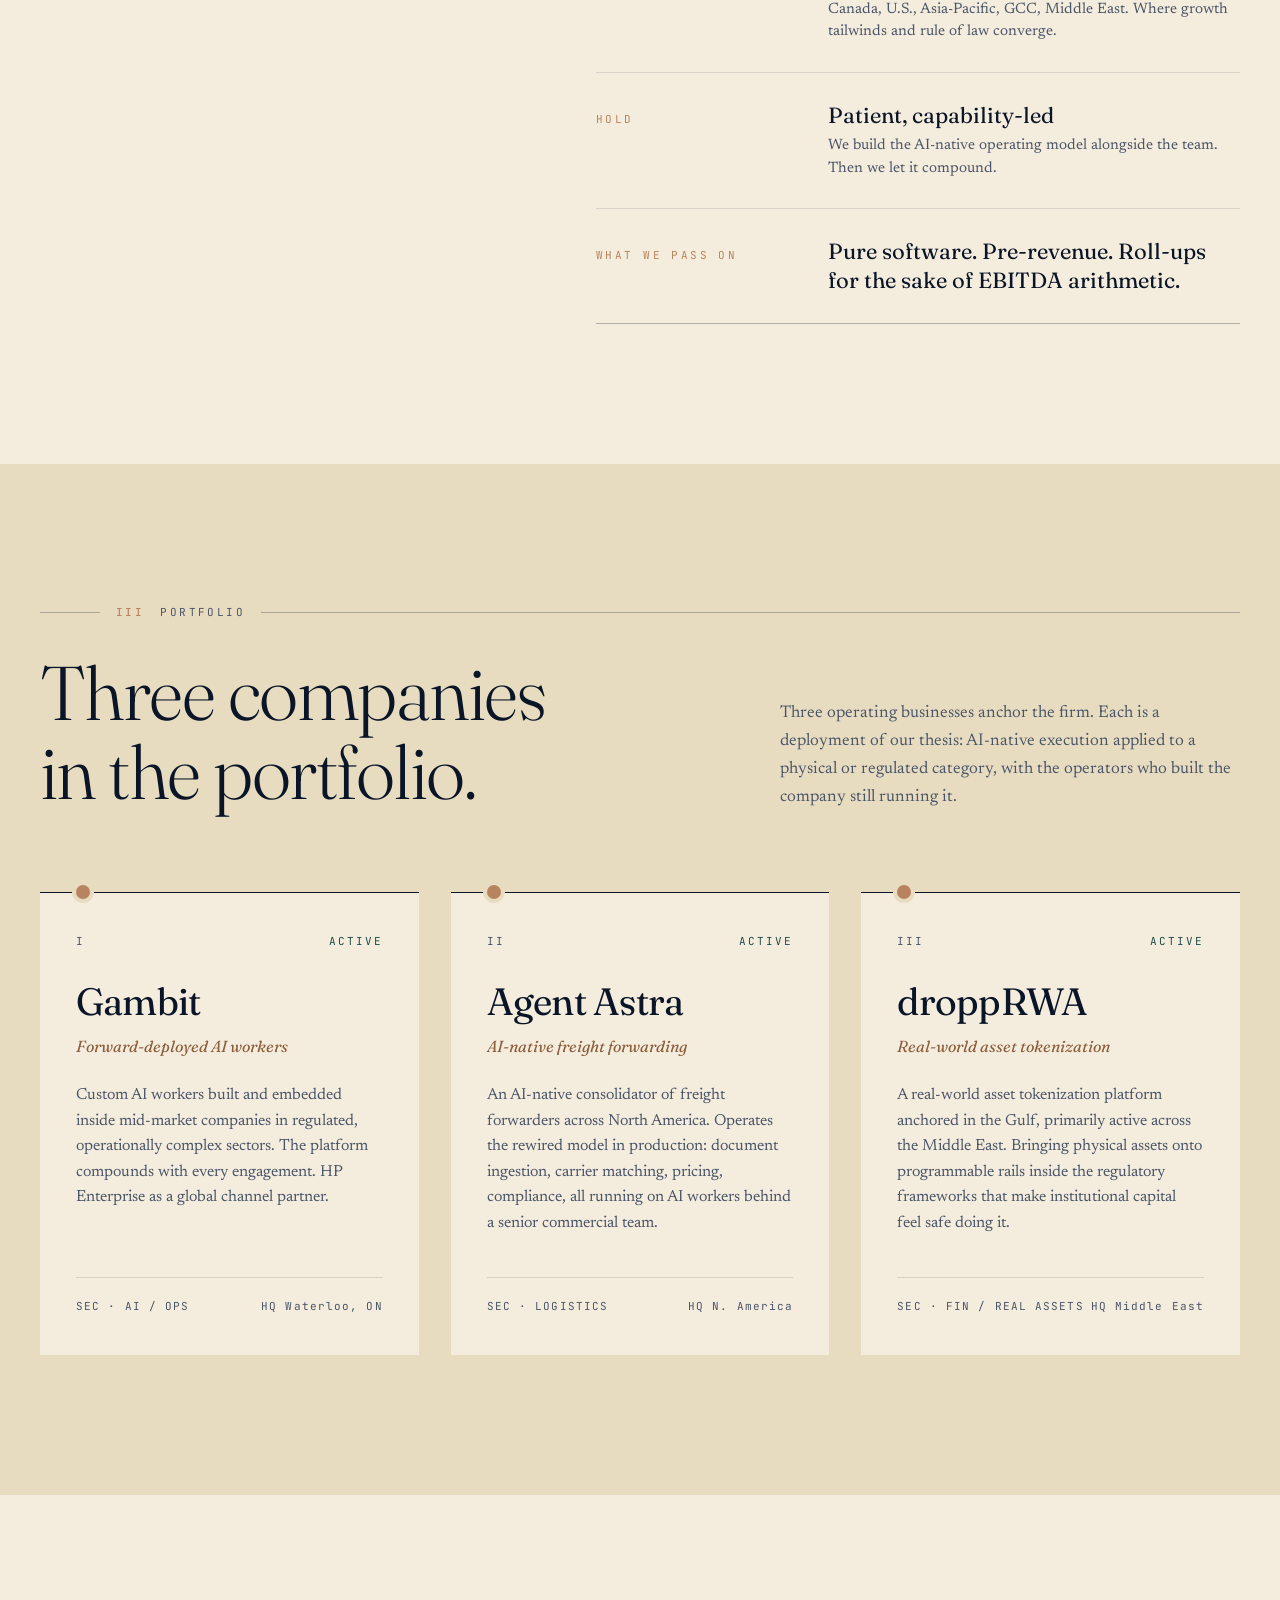
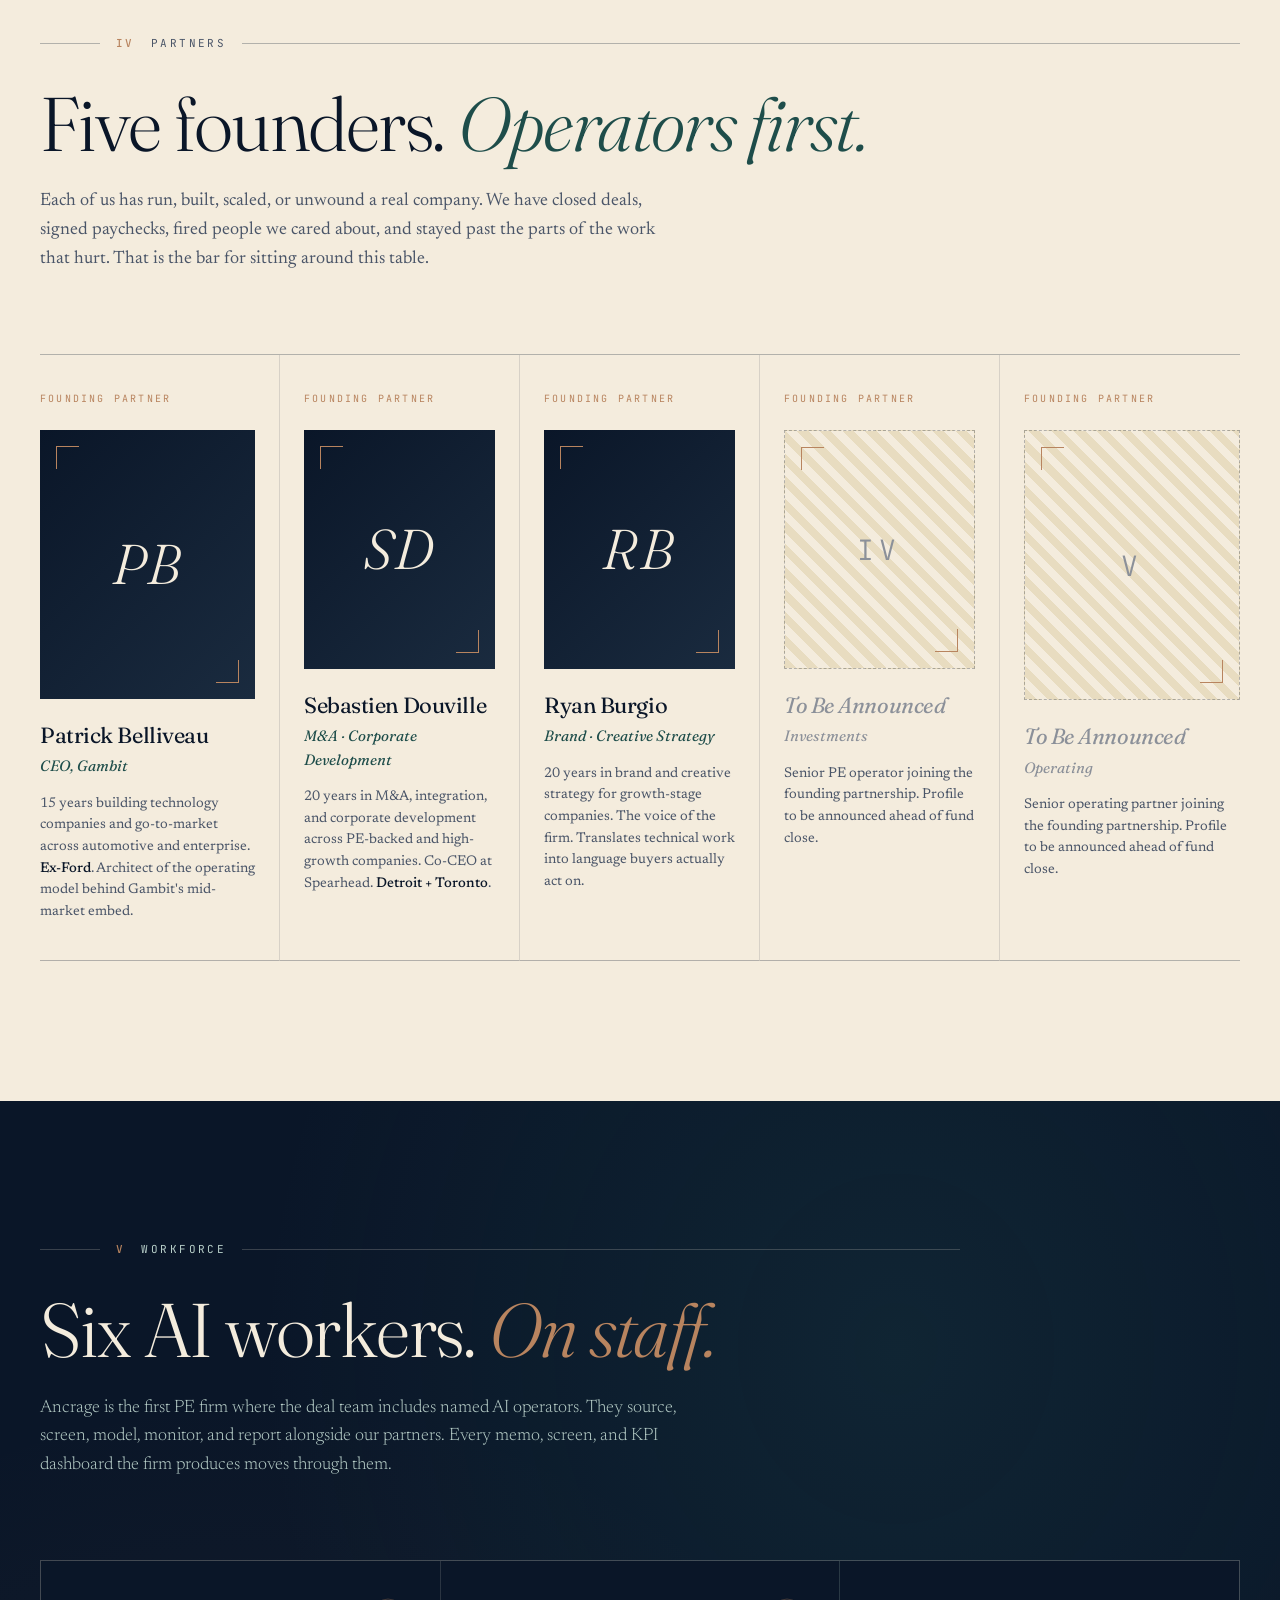
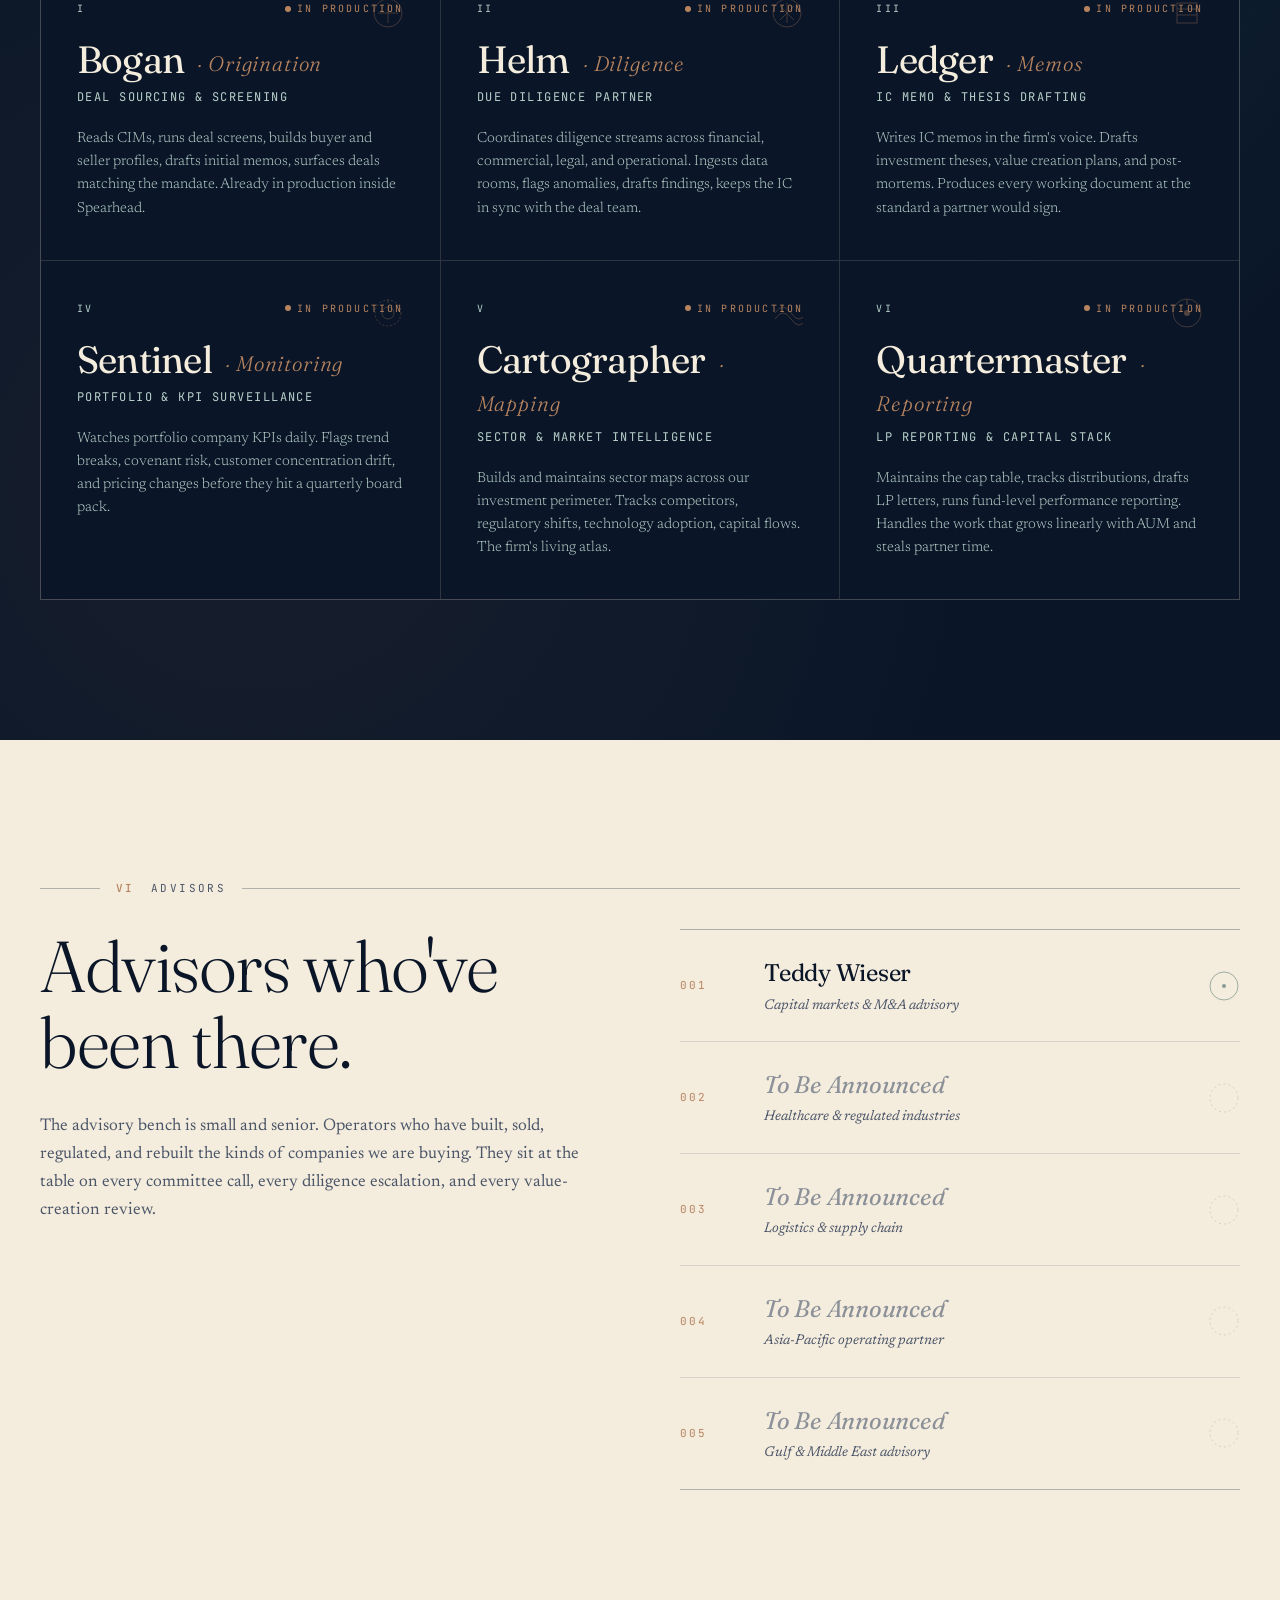
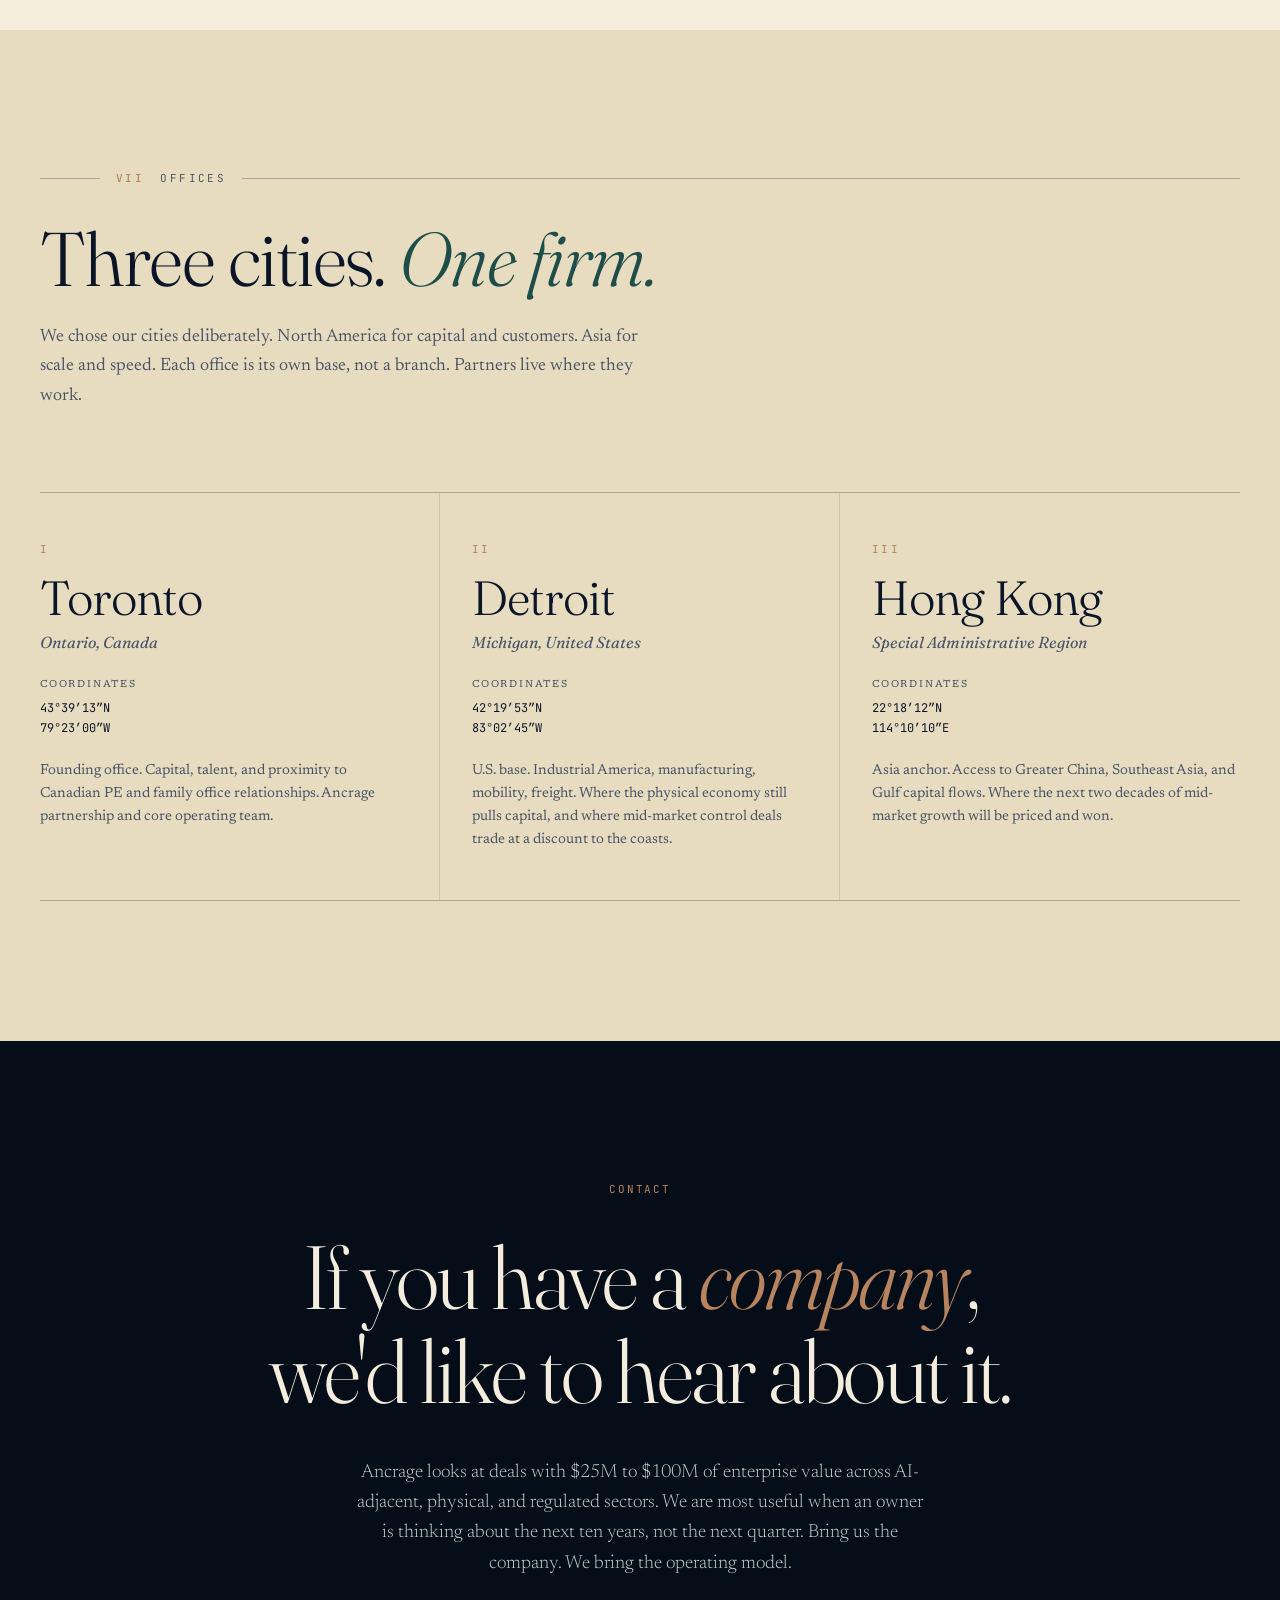
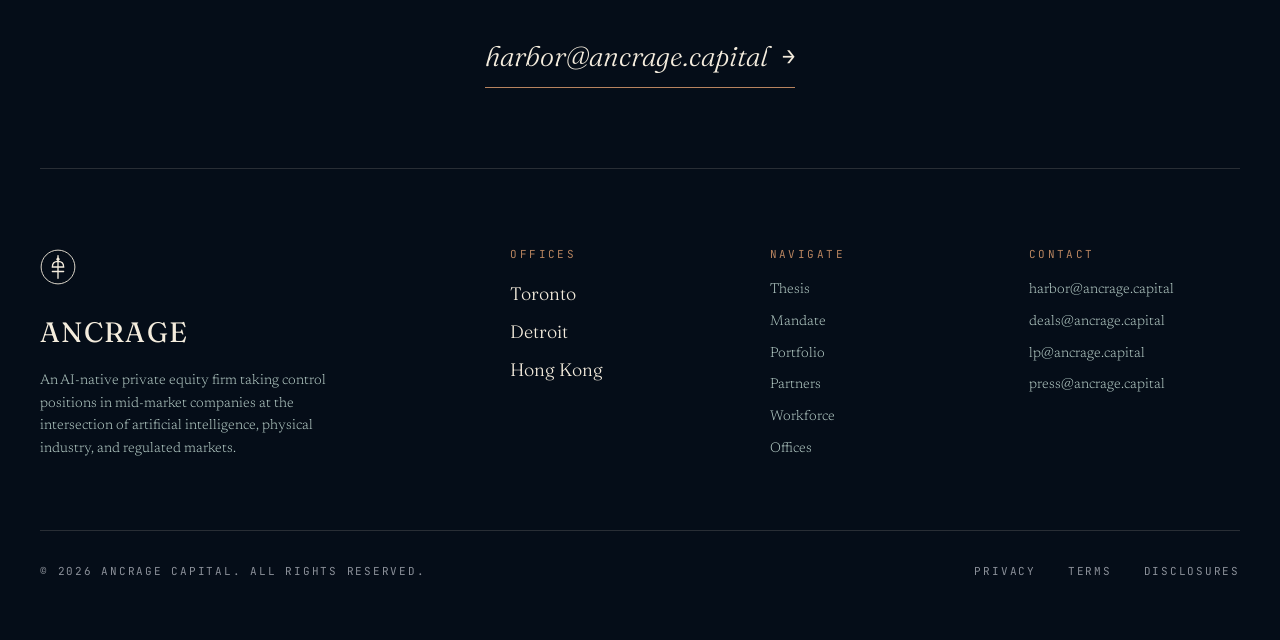
<file: ancrage-website.html>
<!DOCTYPE html>
<html lang="en">
<head>
<meta charset="UTF-8" />
<meta name="viewport" content="width=device-width, initial-scale=1.0" />
<title>Ancrage · An AI-native private equity firm</title>
<meta name="description" content="Ancrage takes control positions in mid-market companies at the intersection of AI, physical industry, and regulated markets. Toronto · Detroit · Hong Kong." />
<link rel="preconnect" href="https://fonts.googleapis.com">
<link rel="preconnect" href="https://fonts.gstatic.com" crossorigin>
<link href="https://fonts.googleapis.com/css2?family=Fraunces:ital,opsz,wght@0,9..144,300;0,9..144,400;0,9..144,500;0,9..144,600;0,9..144,700;1,9..144,300;1,9..144,400&family=Newsreader:ital,opsz,wght@0,6..72,300;0,6..72,400;0,6..72,500;0,6..72,600;1,6..72,400&family=JetBrains+Mono:wght@300;400;500&display=swap" rel="stylesheet">
<style>
  /* ============== TOKENS ============== */
  :root {
    --ink: #0A1628;
    --ink-deep: #050D18;
    --ink-soft: #1A2B3F;
    --tide: #1E4D4A;
    --tide-bright: #2C7873;
    --tide-pale: #B8CFC9;
    --copper: #B8845F;
    --copper-deep: #8B5E3C;
    --paper: #F4ECDD;
    --paper-deep: #E8DCC0;
    --bone: #FAF6EE;
    --slate: #4A5568;
    --slate-light: #8B9099;
    --line: rgba(10, 22, 40, 0.12);
    --line-strong: rgba(10, 22, 40, 0.28);

    --display: 'Fraunces', 'Times New Roman', serif;
    --body: 'Newsreader', Georgia, serif;
    --mono: 'JetBrains Mono', 'Courier New', monospace;
  }

  * { box-sizing: border-box; margin: 0; padding: 0; }

  html { scroll-behavior: smooth; }

  body {
    font-family: var(--body);
    font-weight: 400;
    font-size: 17px;
    line-height: 1.55;
    color: var(--ink);
    background: var(--paper);
    -webkit-font-smoothing: antialiased;
    -moz-osx-font-smoothing: grayscale;
    overflow-x: hidden;
  }

  /* Paper grain overlay */
  body::before {
    content: '';
    position: fixed;
    inset: 0;
    pointer-events: none;
    z-index: 100;
    opacity: 0.35;
    mix-blend-mode: multiply;
    background-image: url("data:image/svg+xml;utf8,<svg xmlns='http://www.w3.org/2000/svg' width='200' height='200'><filter id='n'><feTurbulence type='fractalNoise' baseFrequency='0.85' numOctaves='2' stitchTiles='stitch'/><feColorMatrix values='0 0 0 0 0.2  0 0 0 0 0.15  0 0 0 0 0.05  0 0 0 0.08 0'/></filter><rect width='100%' height='100%' filter='url(%23n)'/></svg>");
  }

  /* ============== TYPE ============== */
  .display { font-family: var(--display); font-weight: 400; letter-spacing: -0.02em; }
  .mono { font-family: var(--mono); font-weight: 400; }
  .micro { font-family: var(--mono); font-size: 11px; letter-spacing: 0.18em; text-transform: uppercase; font-weight: 400; }

  h1, h2, h3, h4 { font-family: var(--display); font-weight: 400; letter-spacing: -0.02em; line-height: 1.05; }

  p { font-family: var(--body); }

  ::selection { background: var(--tide); color: var(--paper); }

  /* ============== NAV ============== */
  nav {
    position: fixed;
    top: 0; left: 0; right: 0;
    z-index: 50;
    padding: 18px 40px;
    display: flex;
    justify-content: space-between;
    align-items: center;
    background: rgba(244, 236, 221, 0.85);
    backdrop-filter: blur(12px);
    -webkit-backdrop-filter: blur(12px);
    border-bottom: 1px solid var(--line);
    transition: padding 0.3s ease, background 0.3s ease;
  }

  nav .brand {
    display: flex;
    align-items: center;
    gap: 12px;
    text-decoration: none;
    color: var(--ink);
  }

  nav .brand-mark {
    width: 28px; height: 28px;
  }

  nav .brand-name {
    font-family: var(--display);
    font-size: 22px;
    font-weight: 500;
    letter-spacing: 0.04em;
  }

  nav .nav-links {
    display: flex;
    gap: 36px;
    align-items: center;
  }

  nav .nav-links a {
    font-family: var(--mono);
    font-size: 11px;
    letter-spacing: 0.16em;
    text-transform: uppercase;
    color: var(--slate);
    text-decoration: none;
    transition: color 0.2s ease;
    position: relative;
  }

  nav .nav-links a:hover { color: var(--ink); }

  nav .nav-links a::after {
    content: '';
    position: absolute;
    left: 0; right: 0; bottom: -6px;
    height: 1px;
    background: var(--tide);
    transform: scaleX(0);
    transform-origin: left;
    transition: transform 0.3s ease;
  }

  nav .nav-links a:hover::after { transform: scaleX(1); }

  nav .nav-cta {
    font-family: var(--mono);
    font-size: 11px;
    letter-spacing: 0.16em;
    text-transform: uppercase;
    color: var(--paper);
    background: var(--ink);
    padding: 10px 18px;
    text-decoration: none;
    border: 1px solid var(--ink);
    transition: all 0.2s ease;
  }

  nav .nav-cta:hover {
    background: var(--tide);
    border-color: var(--tide);
  }

  /* ============== LAYOUT ============== */
  section { position: relative; }

  .container {
    max-width: 1280px;
    margin: 0 auto;
    padding: 0 40px;
  }

  .container-narrow {
    max-width: 920px;
    margin: 0 auto;
    padding: 0 40px;
  }

  .section-label {
    display: flex;
    align-items: center;
    gap: 16px;
    margin-bottom: 32px;
    font-family: var(--mono);
    font-size: 11px;
    letter-spacing: 0.22em;
    text-transform: uppercase;
    color: var(--slate);
  }

  .section-label .roman {
    color: var(--copper);
    font-weight: 500;
  }

  .section-label::before,
  .section-label::after {
    content: '';
    height: 1px;
    background: var(--line-strong);
    flex: 0 0 60px;
  }

  .section-label::after { flex: 1; }

  /* ============== HERO ============== */
  #hero {
    min-height: 100vh;
    background: var(--ink);
    color: var(--paper);
    overflow: hidden;
    padding: 120px 0 80px;
    display: flex;
    align-items: center;
  }

  #hero::before {
    content: '';
    position: absolute;
    inset: 0;
    background:
      radial-gradient(ellipse at 20% 30%, rgba(46, 120, 115, 0.18), transparent 50%),
      radial-gradient(ellipse at 80% 70%, rgba(184, 132, 95, 0.10), transparent 50%);
    pointer-events: none;
  }

  /* Bathymetric contour lines as hero backdrop */
  .hero-bathymetry {
    position: absolute;
    right: -10%;
    top: 50%;
    transform: translateY(-50%);
    width: 70%;
    height: 90%;
    opacity: 0.18;
    pointer-events: none;
  }

  .hero-content {
    position: relative;
    z-index: 2;
    width: 100%;
  }

  .hero-grid {
    display: grid;
    grid-template-columns: 1fr;
    gap: 60px;
  }

  .hero-eyebrow {
    display: flex;
    align-items: center;
    gap: 16px;
    margin-bottom: 40px;
    font-family: var(--mono);
    font-size: 11px;
    letter-spacing: 0.22em;
    text-transform: uppercase;
    color: var(--tide-pale);
  }

  .hero-eyebrow .dot {
    width: 6px; height: 6px;
    background: var(--copper);
    border-radius: 50%;
    animation: pulse 2.4s ease-in-out infinite;
  }

  @keyframes pulse {
    0%, 100% { opacity: 1; }
    50% { opacity: 0.3; }
  }

  h1.hero-title {
    font-size: clamp(56px, 9vw, 132px);
    line-height: 0.95;
    font-weight: 300;
    margin-bottom: 36px;
    letter-spacing: -0.035em;
  }

  h1.hero-title .italic {
    font-style: italic;
    font-weight: 300;
    color: var(--copper);
  }

  .hero-lede {
    font-size: clamp(18px, 1.6vw, 22px);
    line-height: 1.5;
    max-width: 640px;
    color: var(--tide-pale);
    font-weight: 300;
    margin-bottom: 64px;
  }

  .hero-lede em {
    font-style: italic;
    color: var(--paper);
  }

  .hero-coords {
    display: flex;
    flex-wrap: wrap;
    gap: 48px;
    margin-top: 64px;
    padding-top: 32px;
    border-top: 1px solid rgba(244, 236, 221, 0.15);
  }

  .hero-coord {
    display: flex;
    flex-direction: column;
    gap: 6px;
  }

  .hero-coord .city {
    font-family: var(--mono);
    font-size: 11px;
    letter-spacing: 0.22em;
    text-transform: uppercase;
    color: var(--tide-pale);
  }

  .hero-coord .lat {
    font-family: var(--mono);
    font-size: 13px;
    color: var(--paper);
    font-weight: 300;
  }

  /* Compass rose */
  .compass-rose {
    position: absolute;
    top: 50%;
    right: 8%;
    transform: translateY(-50%);
    width: 320px;
    height: 320px;
    opacity: 0.3;
    z-index: 1;
  }

  /* ============== THESIS ============== */
  #thesis {
    padding: 140px 0;
    background: var(--paper);
    position: relative;
  }

  .thesis-headline {
    font-size: clamp(40px, 6vw, 80px);
    line-height: 1.05;
    font-weight: 300;
    max-width: 1100px;
    margin-bottom: 80px;
  }

  .thesis-headline em {
    font-style: italic;
    color: var(--tide);
    font-weight: 300;
  }

  .thesis-grid {
    display: grid;
    grid-template-columns: repeat(3, 1fr);
    gap: 0;
    border-top: 1px solid var(--line-strong);
    border-bottom: 1px solid var(--line-strong);
  }

  .thesis-card {
    padding: 48px 36px 48px 0;
    border-right: 1px solid var(--line);
    position: relative;
  }

  .thesis-card:last-child { border-right: none; padding-right: 0; }
  .thesis-card:not(:first-child) { padding-left: 36px; }

  .thesis-card .num {
    font-family: var(--mono);
    font-size: 11px;
    letter-spacing: 0.22em;
    color: var(--copper);
    margin-bottom: 24px;
    display: block;
  }

  .thesis-card h3 {
    font-size: 32px;
    margin-bottom: 16px;
    line-height: 1.1;
  }

  .thesis-card h3 em {
    font-style: italic;
    color: var(--tide);
  }

  .thesis-card p {
    color: var(--slate);
    font-size: 16px;
    line-height: 1.6;
  }

  /* ============== TAGLINE ============== */
  #tagline {
    padding: 160px 0;
    background: var(--ink);
    color: var(--paper);
    position: relative;
    overflow: hidden;
  }

  #tagline::before {
    content: '';
    position: absolute;
    inset: 0;
    background-image:
      linear-gradient(transparent 0%, transparent 95%, rgba(244, 236, 221, 0.04) 95%),
      linear-gradient(90deg, transparent 0%, transparent 95%, rgba(244, 236, 221, 0.04) 95%);
    background-size: 60px 60px;
    opacity: 0.5;
    pointer-events: none;
  }

  .tagline-quote {
    font-size: clamp(48px, 7vw, 96px);
    line-height: 1.05;
    font-weight: 300;
    text-align: center;
    margin-bottom: 56px;
    letter-spacing: -0.025em;
  }

  .tagline-quote em {
    font-style: italic;
    color: var(--copper);
  }

  .tagline-rule {
    width: 80px;
    height: 1px;
    background: var(--copper);
    margin: 0 auto 56px;
  }

  .tagline-body {
    max-width: 680px;
    margin: 0 auto;
    text-align: center;
    font-size: 19px;
    line-height: 1.7;
    color: var(--tide-pale);
    font-weight: 300;
  }

  /* ============== MANDATE ============== */
  #mandate {
    padding: 140px 0;
    background: var(--paper);
  }

  .mandate-grid {
    display: grid;
    grid-template-columns: 0.85fr 1.15fr;
    gap: 80px;
    align-items: start;
  }

  .mandate-left h2 {
    font-size: clamp(36px, 5vw, 64px);
    line-height: 1.05;
    margin-bottom: 32px;
    font-weight: 300;
  }

  .mandate-left h2 em {
    font-style: italic;
    color: var(--tide);
  }

  .mandate-left p {
    color: var(--slate);
    font-size: 17px;
    line-height: 1.65;
    margin-bottom: 16px;
  }

  .mandate-right {
    display: flex;
    flex-direction: column;
  }

  .mandate-row {
    display: grid;
    grid-template-columns: 200px 1fr;
    gap: 32px;
    padding: 28px 0;
    border-bottom: 1px solid var(--line);
    align-items: baseline;
  }

  .mandate-row:first-child { border-top: 1px solid var(--line-strong); }
  .mandate-row:last-child { border-bottom: 1px solid var(--line-strong); }

  .mandate-row .key {
    font-family: var(--mono);
    font-size: 11px;
    letter-spacing: 0.22em;
    text-transform: uppercase;
    color: var(--copper);
  }

  .mandate-row .val {
    font-family: var(--display);
    font-size: 22px;
    line-height: 1.3;
    color: var(--ink);
    font-weight: 400;
  }

  .mandate-row .val em {
    font-style: italic;
    color: var(--tide);
  }

  .mandate-row .val .small {
    display: block;
    font-family: var(--body);
    font-size: 15px;
    color: var(--slate);
    margin-top: 6px;
    line-height: 1.5;
  }

  /* ============== FLEET (PORTFOLIO) ============== */
  #fleet {
    padding: 140px 0;
    background: var(--paper-deep);
    position: relative;
  }

  .fleet-header {
    display: grid;
    grid-template-columns: 1fr 1fr;
    gap: 60px;
    align-items: end;
    margin-bottom: 80px;
  }

  .fleet-header h2 {
    font-size: clamp(40px, 6vw, 76px);
    line-height: 1.05;
    font-weight: 300;
  }

  .fleet-header h2 em { font-style: italic; color: var(--tide); }

  .fleet-header .intro {
    font-size: 17px;
    color: var(--slate);
    line-height: 1.65;
    max-width: 460px;
    justify-self: end;
  }

  .fleet-grid {
    display: grid;
    grid-template-columns: repeat(3, 1fr);
    gap: 32px;
  }

  .vessel {
    background: var(--paper);
    padding: 40px 36px;
    position: relative;
    border-top: 1px solid var(--ink);
    transition: transform 0.4s ease, box-shadow 0.4s ease;
    display: flex;
    flex-direction: column;
    min-height: 460px;
  }

  .vessel:hover {
    transform: translateY(-4px);
    box-shadow: 0 24px 48px rgba(10, 22, 40, 0.08);
  }

  .vessel-marker {
    position: absolute;
    top: -8px;
    left: 36px;
    width: 14px; height: 14px;
    background: var(--copper);
    border-radius: 50%;
    box-shadow: 0 0 0 4px var(--paper-deep);
  }

  .vessel-meta {
    display: flex;
    justify-content: space-between;
    align-items: baseline;
    margin-bottom: 32px;
    font-family: var(--mono);
    font-size: 11px;
    letter-spacing: 0.18em;
    text-transform: uppercase;
    color: var(--slate);
  }

  .vessel-meta .position {
    color: var(--tide);
  }

  .vessel h3 {
    font-size: 38px;
    line-height: 1.05;
    margin-bottom: 12px;
    font-weight: 400;
  }

  .vessel .vessel-tag {
    font-style: italic;
    color: var(--copper-deep);
    font-size: 16px;
    margin-bottom: 24px;
    font-family: var(--display);
  }

  .vessel p {
    font-size: 16px;
    line-height: 1.6;
    color: var(--slate);
    margin-bottom: 16px;
    flex: 1;
  }

  .vessel-coords {
    margin-top: 24px;
    padding-top: 20px;
    border-top: 1px solid var(--line);
    display: flex;
    justify-content: space-between;
    font-family: var(--mono);
    font-size: 11px;
    color: var(--slate);
    letter-spacing: 0.1em;
  }

  /* ============== CREW ============== */
  #crew {
    padding: 140px 0;
    background: var(--paper);
  }

  .crew-header {
    margin-bottom: 80px;
    max-width: 880px;
  }

  .crew-header h2 {
    font-size: clamp(40px, 6vw, 76px);
    line-height: 1.05;
    margin-bottom: 24px;
    font-weight: 300;
  }

  .crew-header h2 em { font-style: italic; color: var(--tide); }

  .crew-header p {
    font-size: 18px;
    color: var(--slate);
    line-height: 1.6;
    max-width: 620px;
  }

  .crew-grid {
    display: grid;
    grid-template-columns: repeat(5, 1fr);
    gap: 0;
    border-top: 1px solid var(--line-strong);
  }

  .crew-card {
    padding: 36px 24px 36px 0;
    border-right: 1px solid var(--line);
    border-bottom: 1px solid var(--line-strong);
    position: relative;
  }

  .crew-card:not(:first-child) { padding-left: 24px; }
  .crew-card:last-child { border-right: none; padding-right: 0; }

  .crew-card .role {
    font-family: var(--mono);
    font-size: 10px;
    letter-spacing: 0.22em;
    text-transform: uppercase;
    color: var(--copper);
    margin-bottom: 24px;
    display: block;
  }

  .crew-card .crew-portrait {
    width: 100%;
    aspect-ratio: 4 / 5;
    background: var(--ink);
    margin-bottom: 24px;
    position: relative;
    overflow: hidden;
    background-image:
      linear-gradient(135deg, var(--ink) 0%, var(--ink-soft) 100%);
  }

  .crew-card.placeholder .crew-portrait {
    background:
      repeating-linear-gradient(45deg, var(--paper-deep) 0, var(--paper-deep) 8px, var(--paper) 8px, var(--paper) 16px);
    border: 1px dashed var(--line-strong);
  }

  .crew-card .crew-portrait::after {
    content: '';
    position: absolute;
    top: 16px;
    left: 16px;
    width: 22px; height: 22px;
    border-top: 1px solid var(--copper);
    border-left: 1px solid var(--copper);
  }

  .crew-card .crew-portrait::before {
    content: '';
    position: absolute;
    bottom: 16px;
    right: 16px;
    width: 22px; height: 22px;
    border-bottom: 1px solid var(--copper);
    border-right: 1px solid var(--copper);
  }

  .crew-card .crew-portrait .initials {
    position: absolute;
    inset: 0;
    display: flex;
    align-items: center;
    justify-content: center;
    font-family: var(--display);
    font-size: 56px;
    color: var(--paper);
    font-weight: 300;
    letter-spacing: 0.04em;
    font-style: italic;
  }

  .crew-card.placeholder .crew-portrait .initials {
    color: var(--slate-light);
    font-style: normal;
    font-size: 28px;
    font-family: var(--mono);
    letter-spacing: 0.18em;
  }

  .crew-card h3 {
    font-size: 22px;
    line-height: 1.15;
    margin-bottom: 6px;
    font-weight: 400;
  }

  .crew-card .title {
    font-style: italic;
    color: var(--tide);
    font-size: 15px;
    margin-bottom: 16px;
    font-family: var(--display);
  }

  .crew-card .bio {
    font-size: 14px;
    line-height: 1.55;
    color: var(--slate);
  }

  .crew-card .bio strong { color: var(--ink); font-weight: 500; }

  .crew-card.placeholder h3 { color: var(--slate-light); font-style: italic; }
  .crew-card.placeholder .title { color: var(--slate-light); }

  /* ============== ENGINE ROOM (AI AGENTS) ============== */
  #engine {
    padding: 140px 0;
    background: var(--ink);
    color: var(--paper);
    position: relative;
    overflow: hidden;
  }

  #engine::before {
    content: '';
    position: absolute;
    inset: 0;
    background:
      radial-gradient(ellipse at 70% 20%, rgba(46, 120, 115, 0.15), transparent 50%),
      radial-gradient(ellipse at 20% 80%, rgba(184, 132, 95, 0.08), transparent 50%);
    pointer-events: none;
  }

  .engine-header {
    margin-bottom: 80px;
    max-width: 920px;
    position: relative;
    z-index: 2;
  }

  .engine-header .section-label::before,
  .engine-header .section-label::after { background: rgba(244, 236, 221, 0.2); }
  .engine-header .section-label { color: var(--tide-pale); }
  .engine-header .section-label .roman { color: var(--copper); }

  .engine-header h2 {
    font-size: clamp(40px, 6vw, 76px);
    line-height: 1.05;
    margin-bottom: 24px;
    font-weight: 300;
  }

  .engine-header h2 em {
    font-style: italic;
    color: var(--copper);
  }

  .engine-header p {
    font-size: 18px;
    color: var(--tide-pale);
    line-height: 1.6;
    max-width: 640px;
    font-weight: 300;
  }

  .engine-grid {
    display: grid;
    grid-template-columns: repeat(3, 1fr);
    gap: 1px;
    background: rgba(244, 236, 221, 0.12);
    border: 1px solid rgba(244, 236, 221, 0.12);
    position: relative;
    z-index: 2;
  }

  .agent {
    padding: 40px 36px;
    background: var(--ink);
    position: relative;
    transition: background 0.3s ease;
  }

  .agent:hover { background: var(--ink-soft); }

  .agent .agent-id {
    display: flex;
    justify-content: space-between;
    align-items: center;
    margin-bottom: 24px;
    font-family: var(--mono);
    font-size: 10px;
    letter-spacing: 0.22em;
    text-transform: uppercase;
    color: var(--tide-pale);
  }

  .agent .agent-id .status {
    display: flex;
    align-items: center;
    gap: 6px;
    color: var(--copper);
  }

  .agent .agent-id .status::before {
    content: '';
    width: 6px; height: 6px;
    background: var(--copper);
    border-radius: 50%;
  }

  .agent h3 {
    font-size: 38px;
    margin-bottom: 8px;
    font-weight: 400;
    line-height: 1.05;
  }

  .agent h3 em {
    font-style: italic;
    color: var(--copper);
    font-size: 0.55em;
    font-weight: 300;
    letter-spacing: 0.04em;
    margin-left: 6px;
    vertical-align: middle;
  }

  .agent .agent-role {
    font-family: var(--mono);
    font-size: 12px;
    letter-spacing: 0.12em;
    color: var(--tide-pale);
    margin-bottom: 20px;
    text-transform: uppercase;
  }

  .agent p {
    font-size: 14.5px;
    line-height: 1.6;
    color: var(--tide-pale);
    font-weight: 300;
  }

  .agent-glyph {
    position: absolute;
    top: 36px;
    right: 36px;
    width: 32px; height: 32px;
    opacity: 0.4;
  }

  /* ============== COUNSEL ============== */
  #counsel {
    padding: 140px 0;
    background: var(--paper);
  }

  .counsel-grid {
    display: grid;
    grid-template-columns: 1fr 1fr;
    gap: 80px;
    align-items: start;
  }

  .counsel-left h2 {
    font-size: clamp(40px, 6vw, 72px);
    line-height: 1.05;
    margin-bottom: 32px;
    font-weight: 300;
  }

  .counsel-left h2 em { font-style: italic; color: var(--tide); }

  .counsel-left p {
    font-size: 17px;
    line-height: 1.65;
    color: var(--slate);
  }

  .counsel-list {
    display: flex;
    flex-direction: column;
  }

  .counsel-item {
    display: grid;
    grid-template-columns: 60px 1fr auto;
    gap: 24px;
    padding: 24px 0;
    border-bottom: 1px solid var(--line);
    align-items: center;
  }

  .counsel-item:first-child { border-top: 1px solid var(--line-strong); }
  .counsel-item:last-child { border-bottom: 1px solid var(--line-strong); }

  .counsel-item .index {
    font-family: var(--mono);
    font-size: 11px;
    letter-spacing: 0.18em;
    color: var(--copper);
  }

  .counsel-item .person {
    display: flex;
    flex-direction: column;
    gap: 4px;
  }

  .counsel-item .person .name {
    font-family: var(--display);
    font-size: 24px;
    font-weight: 400;
    color: var(--ink);
    letter-spacing: -0.01em;
  }

  .counsel-item .person .focus {
    font-family: var(--body);
    font-style: italic;
    font-size: 14px;
    color: var(--slate);
  }

  .counsel-item.placeholder .name {
    color: var(--slate-light);
    font-style: italic;
  }

  .counsel-item .glyph {
    width: 32px; height: 32px;
    opacity: 0.5;
  }

  /* ============== HARBORS (OFFICES) ============== */
  #harbors {
    padding: 140px 0;
    background: var(--paper-deep);
    position: relative;
    overflow: hidden;
  }

  .harbors-header {
    margin-bottom: 80px;
    max-width: 880px;
  }

  .harbors-header h2 {
    font-size: clamp(40px, 6vw, 76px);
    line-height: 1.05;
    margin-bottom: 24px;
    font-weight: 300;
  }

  .harbors-header h2 em { font-style: italic; color: var(--tide); }

  .harbors-header p {
    font-size: 18px;
    color: var(--slate);
    line-height: 1.65;
    max-width: 620px;
  }

  .harbors-grid {
    display: grid;
    grid-template-columns: repeat(3, 1fr);
    gap: 0;
    border-top: 1px solid var(--line-strong);
    border-bottom: 1px solid var(--line-strong);
  }

  .harbor {
    padding: 48px 32px 48px 0;
    border-right: 1px solid var(--line);
    position: relative;
  }

  .harbor:not(:first-child) { padding-left: 32px; }
  .harbor:last-child { border-right: none; padding-right: 0; }

  .harbor .harbor-num {
    font-family: var(--mono);
    font-size: 11px;
    letter-spacing: 0.22em;
    color: var(--copper);
    margin-bottom: 16px;
    display: block;
  }

  .harbor h3 {
    font-size: 48px;
    line-height: 1;
    margin-bottom: 8px;
    font-weight: 300;
    letter-spacing: -0.02em;
  }

  .harbor .country {
    font-style: italic;
    color: var(--slate);
    font-size: 16px;
    margin-bottom: 24px;
    font-family: var(--display);
  }

  .harbor .coords {
    font-family: var(--mono);
    font-size: 12px;
    color: var(--ink);
    margin-bottom: 20px;
    line-height: 1.7;
  }

  .harbor .coords-label {
    color: var(--slate);
    font-size: 10px;
    letter-spacing: 0.18em;
    text-transform: uppercase;
    margin-bottom: 4px;
    display: block;
  }

  .harbor p {
    font-size: 14.5px;
    color: var(--slate);
    line-height: 1.6;
  }

  /* ============== CONTACT / FOOTER ============== */
  #contact {
    background: var(--ink-deep);
    color: var(--paper);
    padding: 140px 0 60px;
    position: relative;
    overflow: hidden;
  }

  .contact-pre {
    text-align: center;
    margin-bottom: 80px;
    padding-bottom: 80px;
    border-bottom: 1px solid rgba(244, 236, 221, 0.15);
  }

  .contact-pre .micro { color: var(--copper); margin-bottom: 32px; display: block; }

  .contact-pre h2 {
    font-size: clamp(48px, 7vw, 96px);
    line-height: 1.05;
    font-weight: 300;
    margin-bottom: 40px;
    letter-spacing: -0.025em;
  }

  .contact-pre h2 em {
    font-style: italic;
    color: var(--copper);
  }

  .contact-pre p {
    font-size: 19px;
    color: var(--tide-pale);
    line-height: 1.6;
    max-width: 580px;
    margin: 0 auto 48px;
    font-weight: 300;
  }

  .contact-cta {
    display: inline-flex;
    align-items: center;
    gap: 14px;
    font-family: var(--display);
    font-size: 28px;
    color: var(--paper);
    text-decoration: none;
    border-bottom: 1px solid var(--copper);
    padding: 8px 0;
    transition: color 0.2s ease, border-color 0.2s ease;
    font-style: italic;
    font-weight: 300;
  }

  .contact-cta:hover { color: var(--copper); }

  .contact-cta .arrow {
    font-family: var(--mono);
    font-size: 22px;
    transition: transform 0.2s ease;
  }

  .contact-cta:hover .arrow { transform: translateX(8px); }

  .footer-grid {
    display: grid;
    grid-template-columns: 2fr 1fr 1fr 1fr;
    gap: 48px;
    padding-bottom: 60px;
    border-bottom: 1px solid rgba(244, 236, 221, 0.15);
  }

  .footer-brand .brand-mark {
    width: 36px; height: 36px;
    margin-bottom: 16px;
  }

  .footer-brand .brand-name {
    font-family: var(--display);
    font-size: 28px;
    letter-spacing: 0.04em;
    margin-bottom: 16px;
    font-weight: 400;
  }

  .footer-brand p {
    font-size: 14px;
    color: var(--tide-pale);
    line-height: 1.6;
    max-width: 320px;
    font-weight: 300;
  }

  .footer-col h4 {
    font-family: var(--mono);
    font-size: 11px;
    letter-spacing: 0.22em;
    text-transform: uppercase;
    color: var(--copper);
    margin-bottom: 20px;
    font-weight: 400;
  }

  .footer-col ul { list-style: none; }
  .footer-col ul li {
    margin-bottom: 10px;
    font-size: 14px;
    color: var(--tide-pale);
    font-weight: 300;
  }

  .footer-col ul li .city-name {
    display: block;
    font-family: var(--display);
    color: var(--paper);
    font-size: 18px;
    margin-bottom: 2px;
  }

  .footer-col ul li .city-coord {
    font-family: var(--mono);
    font-size: 11px;
    color: var(--slate-light);
    letter-spacing: 0.05em;
  }

  .footer-col ul li a {
    color: var(--tide-pale);
    text-decoration: none;
    transition: color 0.2s ease;
  }

  .footer-col ul li a:hover { color: var(--paper); }

  .footer-bottom {
    padding-top: 32px;
    display: flex;
    justify-content: space-between;
    align-items: center;
    font-family: var(--mono);
    font-size: 11px;
    letter-spacing: 0.16em;
    text-transform: uppercase;
    color: var(--slate-light);
  }

  .footer-bottom .legal-links { display: flex; gap: 32px; }
  .footer-bottom a { color: var(--slate-light); text-decoration: none; }
  .footer-bottom a:hover { color: var(--tide-pale); }

  /* ============== UTILITY ANIMATIONS ============== */
  /* Reveal classes intentionally inert — content appears as scrolled to */
  .reveal { opacity: 1; transform: none; }
  .reveal.delay-1,
  .reveal.delay-2,
  .reveal.delay-3,
  .reveal.delay-4,
  .reveal.delay-5 { transition-delay: 0s; }

  /* ============== RESPONSIVE ============== */
  @media (max-width: 1024px) {
    .container, .container-narrow { padding: 0 28px; }
    nav { padding: 16px 28px; }
    nav .nav-links { gap: 24px; }
    .thesis-grid { grid-template-columns: 1fr; }
    .thesis-card { border-right: none; border-bottom: 1px solid var(--line); padding: 36px 0 !important; }
    .thesis-card:last-child { border-bottom: none; }
    .fleet-grid, .engine-grid { grid-template-columns: 1fr 1fr; }
    .crew-grid { grid-template-columns: repeat(3, 1fr); }
    .mandate-grid, .counsel-grid, .fleet-header { grid-template-columns: 1fr; gap: 40px; }
    .fleet-header .intro { justify-self: start; }
    .footer-grid { grid-template-columns: 1fr 1fr; }
    .compass-rose { width: 240px; height: 240px; right: 4%; opacity: 0.18; }
    .harbors-grid { grid-template-columns: 1fr; }
    .harbor { border-right: none; border-bottom: 1px solid var(--line); padding: 36px 0 !important; }
    .harbor:last-child { border-bottom: none; }
  }

  @media (max-width: 720px) {
    body { font-size: 16px; }
    .container, .container-narrow { padding: 0 20px; }
    nav { padding: 14px 20px; }
    nav .nav-links { display: none; }
    section { padding: 90px 0 !important; }
    #hero { padding: 110px 0 60px; min-height: auto; }
    .compass-rose { display: none; }
    .fleet-grid, .engine-grid, .footer-grid { grid-template-columns: 1fr; }
    .crew-grid { grid-template-columns: 1fr 1fr; }
    .crew-card, .thesis-card { padding: 28px 0 !important; }
    .mandate-row { grid-template-columns: 1fr; gap: 8px; }
    .footer-bottom { flex-direction: column; gap: 16px; align-items: flex-start; }
    .hero-coord { flex: 1; min-width: 120px; }
    .hero-coords { gap: 24px; }
  }
</style>
</head>
<body>

<!-- ============== NAV ============== -->
<nav>
  <a href="#top" class="brand">
    <svg class="brand-mark" viewBox="0 0 32 32" fill="none" xmlns="http://www.w3.org/2000/svg">
      <circle cx="16" cy="16" r="15" stroke="currentColor" stroke-width="0.8"/>
      <path d="M16 6 L16 26 M16 11 C13 11 11 13 11 16 L21 16 C21 13 19 11 16 11 Z M11 20 L21 20" stroke="currentColor" stroke-width="1.2" fill="none" stroke-linecap="round"/>
      <circle cx="16" cy="9" r="1.4" fill="currentColor"/>
    </svg>
    <span class="brand-name">ANCRAGE</span>
  </a>
  <div class="nav-links">
    <a href="#thesis">Thesis</a>
    <a href="#mandate">Mandate</a>
    <a href="#fleet">Portfolio</a>
    <a href="#crew">Partners</a>
    <a href="#engine">Workforce</a>
    <a href="#harbors">Offices</a>
  </div>
  <a href="#contact" class="nav-cta">Contact</a>
</nav>

<!-- ============== HERO ============== -->
<section id="hero">

  <!-- Bathymetric depth lines backdrop -->
  <svg class="hero-bathymetry" viewBox="0 0 800 800" fill="none" xmlns="http://www.w3.org/2000/svg" preserveAspectRatio="xMidYMid slice">
    <g stroke="#B8CFC9" stroke-width="0.6" fill="none">
      <path d="M -100 400 Q 200 350 400 400 T 900 380" />
      <path d="M -100 440 Q 200 390 400 440 T 900 420" />
      <path d="M -100 480 Q 200 430 400 480 T 900 460" />
      <path d="M -100 520 Q 220 470 420 520 T 900 500" />
      <path d="M -100 560 Q 240 510 440 560 T 900 540" />
      <path d="M -100 360 Q 180 310 380 360 T 900 340" />
      <path d="M -100 320 Q 160 270 360 320 T 900 300" />
      <path d="M -100 280 Q 140 230 340 280 T 900 260" />
      <path d="M -100 240 Q 120 190 320 240 T 900 220" />
      <path d="M -100 200 Q 100 150 300 200 T 900 180" />
      <path d="M -100 600 Q 260 550 460 600 T 900 580" />
      <path d="M -100 640 Q 280 590 480 640 T 900 620" />
      <path d="M -100 680 Q 300 630 500 680 T 900 660" />
    </g>
  </svg>

  <!-- Compass rose -->
  <svg class="compass-rose" viewBox="0 0 200 200" xmlns="http://www.w3.org/2000/svg" fill="none">
    <circle cx="100" cy="100" r="98" stroke="#B8845F" stroke-width="0.6"/>
    <circle cx="100" cy="100" r="78" stroke="#B8CFC9" stroke-width="0.4"/>
    <circle cx="100" cy="100" r="58" stroke="#B8CFC9" stroke-width="0.4"/>
    <!-- Cardinal points -->
    <path d="M100 8 L108 100 L100 192 L92 100 Z" fill="#B8845F" fill-opacity="0.35" stroke="#B8845F" stroke-width="0.6"/>
    <path d="M8 100 L100 108 L192 100 L100 92 Z" fill="#B8CFC9" fill-opacity="0.18" stroke="#B8CFC9" stroke-width="0.4"/>
    <!-- Inter-cardinal -->
    <line x1="34" y1="34" x2="166" y2="166" stroke="#B8CFC9" stroke-width="0.3"/>
    <line x1="166" y1="34" x2="34" y2="166" stroke="#B8CFC9" stroke-width="0.3"/>
    <!-- Center dot -->
    <circle cx="100" cy="100" r="3" fill="#B8845F"/>
    <!-- N marker -->
    <text x="100" y="22" text-anchor="middle" fill="#F4ECDD" font-family="JetBrains Mono" font-size="10" letter-spacing="2">N</text>
    <text x="180" y="104" text-anchor="middle" fill="#B8CFC9" font-family="JetBrains Mono" font-size="9" letter-spacing="2">E</text>
    <text x="100" y="186" text-anchor="middle" fill="#B8CFC9" font-family="JetBrains Mono" font-size="9" letter-spacing="2">S</text>
    <text x="20" y="104" text-anchor="middle" fill="#B8CFC9" font-family="JetBrains Mono" font-size="9" letter-spacing="2">W</text>
    <!-- Hash marks -->
    <g stroke="#B8CFC9" stroke-width="0.5">
      <line x1="100" y1="2" x2="100" y2="10"/>
      <line x1="100" y1="190" x2="100" y2="198"/>
      <line x1="2" y1="100" x2="10" y2="100"/>
      <line x1="190" y1="100" x2="198" y2="100"/>
    </g>
  </svg>

  <div class="container hero-content">
    <div class="hero-grid">
      <div>
        <div class="hero-eyebrow reveal">
          <span class="dot"></span>
          <span>Est. MMXXVI · Toronto · Detroit · Hong Kong</span>
        </div>

        <h1 class="hero-title reveal delay-1">
          A safe harbor<br>for <span class="italic">ambitious</span><br>capital.
        </h1>

        <p class="hero-lede reveal delay-2">
          Ancrage is an AI-native private equity firm. We take control positions in mid-market companies at the intersection of artificial intelligence, physical industry, and regulated markets.
        </p>

        <div class="hero-coords reveal delay-3">
          <div class="hero-coord">
            <span class="city">Toronto</span>
            <span class="lat">43°39′N · 79°23′W</span>
          </div>
          <div class="hero-coord">
            <span class="city">Detroit</span>
            <span class="lat">42°20′N · 83°02′W</span>
          </div>
          <div class="hero-coord">
            <span class="city">Hong Kong</span>
            <span class="lat">22°18′N · 114°10′E</span>
          </div>
        </div>
      </div>
    </div>
  </div>
</section>

<!-- ============== THESIS ============== -->
<section id="thesis">
  <div class="container">
    <div class="section-label reveal">
      <span class="roman">I</span>
      <span>Thesis</span>
    </div>

    <h2 class="thesis-headline display reveal delay-1">
      We invest at the seam where <em>code meets concrete</em>, where <em>compliance shapes commerce</em>, and where execution, not capital, is the moat.
    </h2>

    <div class="thesis-grid">
      <div class="thesis-card reveal delay-1">
        <span class="num">01 / Artificial Intelligence</span>
        <h3>Models that compound.</h3>
        <p>Real value sits with operators who can deploy AI inside complex environments, not vendors selling licenses. Every Ancrage company has a path to running on AI workers from day one of our hold.</p>
      </div>
      <div class="thesis-card reveal delay-2">
        <span class="num">02 / Physical Industry</span>
        <h3>Atoms that still matter.</h3>
        <p>Logistics, manufacturing, energy, healthcare, freight, mining, construction. Workflows where the physical layer makes the moat: hard to replicate, hard to disrupt, expensive to ignore.</p>
      </div>
      <div class="thesis-card reveal delay-3">
        <span class="num">03 / Regulated Markets</span>
        <h3>Rules that create scarcity.</h3>
        <p>Healthcare, financial services, defense, utilities, life sciences. Compliance is a barrier to entry for the careless and a compounding asset for the disciplined operator.</p>
      </div>
    </div>
  </div>
</section>

<!-- ============== TAGLINE ============== -->
<section id="tagline">
  <div class="container-narrow">
    <h2 class="tagline-quote display reveal">
      Talent is <em>everywhere</em>.<br>Opportunity isn't.
    </h2>
    <div class="tagline-rule reveal delay-1"></div>
    <p class="tagline-body reveal delay-2">
      We invest globally. North America is home base. Asia and the Gulf are structural. We do not need an opportunity to live within a postal code we already know.
    </p>
  </div>
</section>

<!-- ============== MANDATE ============== -->
<section id="mandate">
  <div class="container">
    <div class="section-label reveal">
      <span class="roman">II</span>
      <span>Mandate</span>
    </div>

    <div class="mandate-grid">
      <div class="mandate-left reveal delay-1">
        <h2>What we do, what we don't.</h2>
        <p>Ancrage takes control or buyout positions in mid-market businesses. The hold is long, the playbook is operational, and the leverage is the AI-native operating model we install alongside the team that built the company.</p>
        <p>We are not a quarterly fund. We are not a fee aggregator. We are not interested in financial engineering as a substitute for execution.</p>
      </div>

      <div class="mandate-right reveal delay-2">
        <div class="mandate-row">
          <span class="key">Enterprise Value</span>
          <span class="val">USD <em>$25M to $100M</em></span>
        </div>
        <div class="mandate-row">
          <span class="key">Position</span>
          <span class="val">Control or buyout<span class="small">Majority equity. Board control. Operator continuity preferred.</span></span>
        </div>
        <div class="mandate-row">
          <span class="key">Sectors</span>
          <span class="val">AI &times; Physical &times; Regulated<span class="small">Logistics, healthcare, financial services, manufacturing, energy, defense, real assets.</span></span>
        </div>
        <div class="mandate-row">
          <span class="key">Geography</span>
          <span class="val">Anywhere <em>opportunity</em> lives<span class="small">Canada, U.S., Asia-Pacific, GCC, Middle East. Where growth tailwinds and rule of law converge.</span></span>
        </div>
        <div class="mandate-row">
          <span class="key">Hold</span>
          <span class="val">Patient, capability-led<span class="small">We build the AI-native operating model alongside the team. Then we let it compound.</span></span>
        </div>
        <div class="mandate-row">
          <span class="key">What We Pass On</span>
          <span class="val">Pure software. Pre-revenue. Roll-ups for the sake of EBITDA arithmetic.</span>
        </div>
      </div>
    </div>
  </div>
</section>

<!-- ============== FLEET ============== -->
<section id="fleet">
  <div class="container">
    <div class="section-label reveal">
      <span class="roman">III</span>
      <span>Portfolio</span>
    </div>

    <div class="fleet-header">
      <h2 class="reveal delay-1">Three companies in the portfolio.</h2>
      <p class="intro reveal delay-2">Three operating businesses anchor the firm. Each is a deployment of our thesis: AI-native execution applied to a physical or regulated category, with the operators who built the company still running it.</p>
    </div>

    <div class="fleet-grid">

      <div class="vessel reveal delay-1">
        <div class="vessel-marker"></div>
        <div class="vessel-meta">
          <span>I</span>
          <span class="position">Active</span>
        </div>
        <h3>Gambit</h3>
        <div class="vessel-tag">Forward-deployed AI workers</div>
        <p>Custom AI workers built and embedded inside mid-market companies in regulated, operationally complex sectors. The platform compounds with every engagement. HP Enterprise as a global channel partner.</p>
        <div class="vessel-coords">
          <span>SEC · AI / OPS</span>
          <span>HQ Waterloo, ON</span>
        </div>
      </div>

      <div class="vessel reveal delay-2">
        <div class="vessel-marker"></div>
        <div class="vessel-meta">
          <span>II</span>
          <span class="position">Active</span>
        </div>
        <h3>Agent Astra</h3>
        <div class="vessel-tag">AI-native freight forwarding</div>
        <p>An AI-native consolidator of freight forwarders across North America. Operates the rewired model in production: document ingestion, carrier matching, pricing, compliance, all running on AI workers behind a senior commercial team.</p>
        <div class="vessel-coords">
          <span>SEC · LOGISTICS</span>
          <span>HQ N. America</span>
        </div>
      </div>

      <div class="vessel reveal delay-3">
        <div class="vessel-marker"></div>
        <div class="vessel-meta">
          <span>III</span>
          <span class="position">Active</span>
        </div>
        <h3>droppRWA</h3>
        <div class="vessel-tag">Real-world asset tokenization</div>
        <p>A real-world asset tokenization platform anchored in the Gulf, primarily active across the Middle East. Bringing physical assets onto programmable rails inside the regulatory frameworks that make institutional capital feel safe doing it.</p>
        <div class="vessel-coords">
          <span>SEC · FIN / REAL ASSETS</span>
          <span>HQ Middle East</span>
        </div>
      </div>

    </div>
  </div>
</section>

<!-- ============== CREW ============== -->
<section id="crew">
  <div class="container">
    <div class="section-label reveal">
      <span class="roman">IV</span>
      <span>Partners</span>
    </div>

    <div class="crew-header">
      <h2 class="reveal delay-1">Five founders. <em>Operators first.</em></h2>
      <p class="reveal delay-2">Each of us has run, built, scaled, or unwound a real company. We have closed deals, signed paychecks, fired people we cared about, and stayed past the parts of the work that hurt. That is the bar for sitting around this table.</p>
    </div>

    <div class="crew-grid">

      <div class="crew-card reveal delay-1">
        <span class="role">Founding Partner</span>
        <div class="crew-portrait"><span class="initials">PB</span></div>
        <h3>Patrick Belliveau</h3>
        <div class="title">CEO, Gambit</div>
        <p class="bio">15 years building technology companies and go-to-market across automotive and enterprise. <strong>Ex-Ford</strong>. Architect of the operating model behind Gambit's mid-market embed.</p>
      </div>

      <div class="crew-card reveal delay-2">
        <span class="role">Founding Partner</span>
        <div class="crew-portrait"><span class="initials">SD</span></div>
        <h3>Sebastien Douville</h3>
        <div class="title">M&amp;A · Corporate Development</div>
        <p class="bio">20 years in M&amp;A, integration, and corporate development across PE-backed and high-growth companies. Co-CEO at Spearhead. <strong>Detroit + Toronto</strong>.</p>
      </div>

      <div class="crew-card reveal delay-3">
        <span class="role">Founding Partner</span>
        <div class="crew-portrait"><span class="initials">RB</span></div>
        <h3>Ryan Burgio</h3>
        <div class="title">Brand · Creative Strategy</div>
        <p class="bio">20 years in brand and creative strategy for growth-stage companies. The voice of the firm. Translates technical work into language buyers actually act on.</p>
      </div>

      <div class="crew-card placeholder reveal delay-4">
        <span class="role">Founding Partner</span>
        <div class="crew-portrait"><span class="initials">IV</span></div>
        <h3>To Be Announced</h3>
        <div class="title">Investments</div>
        <p class="bio">Senior PE operator joining the founding partnership. Profile to be announced ahead of fund close.</p>
      </div>

      <div class="crew-card placeholder reveal delay-5">
        <span class="role">Founding Partner</span>
        <div class="crew-portrait"><span class="initials">V</span></div>
        <h3>To Be Announced</h3>
        <div class="title">Operating</div>
        <p class="bio">Senior operating partner joining the founding partnership. Profile to be announced ahead of fund close.</p>
      </div>

    </div>
  </div>
</section>

<!-- ============== ENGINE ROOM ============== -->
<section id="engine">
  <div class="container">
    <div class="engine-header">
      <div class="section-label reveal">
        <span class="roman">V</span>
        <span>Workforce</span>
      </div>
      <h2 class="reveal delay-1">Six AI workers. <em>On staff.</em></h2>
      <p class="reveal delay-2">Ancrage is the first PE firm where the deal team includes named AI operators. They source, screen, model, monitor, and report alongside our partners. Every memo, screen, and KPI dashboard the firm produces moves through them.</p>
    </div>

    <div class="engine-grid">

      <div class="agent reveal delay-1">
        <div class="agent-id">
          <span>I</span>
          <span class="status">In production</span>
        </div>
        <svg class="agent-glyph" viewBox="0 0 32 32" fill="none"><circle cx="16" cy="16" r="14" stroke="#B8845F" stroke-width="0.8"/><path d="M16 6 V26 M6 16 H26" stroke="#B8845F" stroke-width="0.8"/></svg>
        <h3>Bogan <em>· Origination</em></h3>
        <div class="agent-role">Deal Sourcing &amp; Screening</div>
        <p>Reads CIMs, runs deal screens, builds buyer and seller profiles, drafts initial memos, surfaces deals matching the mandate. Already in production inside Spearhead.</p>
      </div>

      <div class="agent reveal delay-2">
        <div class="agent-id">
          <span>II</span>
          <span class="status">In production</span>
        </div>
        <svg class="agent-glyph" viewBox="0 0 32 32" fill="none"><circle cx="16" cy="16" r="14" stroke="#B8845F" stroke-width="0.8"/><path d="M16 6 V26 M16 16 L23 9 M16 16 L9 9 M16 16 L23 23 M16 16 L9 23" stroke="#B8845F" stroke-width="0.8"/></svg>
        <h3>Helm <em>· Diligence</em></h3>
        <div class="agent-role">Due Diligence Partner</div>
        <p>Coordinates diligence streams across financial, commercial, legal, and operational. Ingests data rooms, flags anomalies, drafts findings, keeps the IC in sync with the deal team.</p>
      </div>

      <div class="agent reveal delay-3">
        <div class="agent-id">
          <span>III</span>
          <span class="status">In production</span>
        </div>
        <svg class="agent-glyph" viewBox="0 0 32 32" fill="none"><rect x="6" y="6" width="20" height="20" stroke="#B8845F" stroke-width="0.8"/><line x1="6" y1="12" x2="26" y2="12" stroke="#B8845F" stroke-width="0.8"/><line x1="6" y1="18" x2="26" y2="18" stroke="#B8845F" stroke-width="0.8"/></svg>
        <h3>Ledger <em>· Memos</em></h3>
        <div class="agent-role">IC Memo &amp; Thesis Drafting</div>
        <p>Writes IC memos in the firm's voice. Drafts investment theses, value creation plans, and post-mortems. Produces every working document at the standard a partner would sign.</p>
      </div>

      <div class="agent reveal delay-1">
        <div class="agent-id">
          <span>IV</span>
          <span class="status">In production</span>
        </div>
        <svg class="agent-glyph" viewBox="0 0 32 32" fill="none"><circle cx="16" cy="16" r="6" stroke="#B8845F" stroke-width="0.8"/><circle cx="16" cy="16" r="13" stroke="#B8845F" stroke-width="0.8" stroke-dasharray="2 2"/><line x1="16" y1="2" x2="16" y2="6" stroke="#B8845F" stroke-width="0.8"/></svg>
        <h3>Sentinel <em>· Monitoring</em></h3>
        <div class="agent-role">Portfolio &amp; KPI Surveillance</div>
        <p>Watches portfolio company KPIs daily. Flags trend breaks, covenant risk, customer concentration drift, and pricing changes before they hit a quarterly board pack.</p>
      </div>

      <div class="agent reveal delay-2">
        <div class="agent-id">
          <span>V</span>
          <span class="status">In production</span>
        </div>
        <svg class="agent-glyph" viewBox="0 0 32 32" fill="none"><path d="M4 16 Q12 4 20 16 T36 16" stroke="#B8845F" stroke-width="0.8" fill="none"/><path d="M4 22 Q12 10 20 22 T36 22" stroke="#B8845F" stroke-width="0.8" fill="none"/></svg>
        <h3>Cartographer <em>· Mapping</em></h3>
        <div class="agent-role">Sector &amp; Market Intelligence</div>
        <p>Builds and maintains sector maps across our investment perimeter. Tracks competitors, regulatory shifts, technology adoption, capital flows. The firm's living atlas.</p>
      </div>

      <div class="agent reveal delay-3">
        <div class="agent-id">
          <span>VI</span>
          <span class="status">In production</span>
        </div>
        <svg class="agent-glyph" viewBox="0 0 32 32" fill="none"><circle cx="16" cy="16" r="14" stroke="#B8845F" stroke-width="0.8"/><circle cx="16" cy="16" r="3" fill="#B8845F"/><line x1="16" y1="2" x2="16" y2="8" stroke="#B8845F" stroke-width="1"/></svg>
        <h3>Quartermaster <em>· Reporting</em></h3>
        <div class="agent-role">LP Reporting &amp; Capital Stack</div>
        <p>Maintains the cap table, tracks distributions, drafts LP letters, runs fund-level performance reporting. Handles the work that grows linearly with AUM and steals partner time.</p>
      </div>

    </div>
  </div>
</section>

<!-- ============== COUNSEL ============== -->
<section id="counsel">
  <div class="container">
    <div class="section-label reveal">
      <span class="roman">VI</span>
      <span>Advisors</span>
    </div>

    <div class="counsel-grid">
      <div class="counsel-left reveal delay-1">
        <h2>Advisors who've been there.</h2>
        <p>The advisory bench is small and senior. Operators who have built, sold, regulated, and rebuilt the kinds of companies we are buying. They sit at the table on every committee call, every diligence escalation, and every value-creation review.</p>
      </div>

      <div class="counsel-list reveal delay-2">
        <div class="counsel-item">
          <span class="index">001</span>
          <div class="person">
            <span class="name">Teddy Wieser</span>
            <span class="focus">Capital markets &amp; M&amp;A advisory</span>
          </div>
          <svg class="glyph" viewBox="0 0 32 32" fill="none"><circle cx="16" cy="16" r="14" stroke="#1E4D4A" stroke-width="0.8"/><circle cx="16" cy="16" r="2" fill="#1E4D4A"/></svg>
        </div>
        <div class="counsel-item placeholder">
          <span class="index">002</span>
          <div class="person">
            <span class="name">To Be Announced</span>
            <span class="focus">Healthcare &amp; regulated industries</span>
          </div>
          <svg class="glyph" viewBox="0 0 32 32" fill="none"><circle cx="16" cy="16" r="14" stroke="#8B9099" stroke-width="0.6" stroke-dasharray="2 3"/></svg>
        </div>
        <div class="counsel-item placeholder">
          <span class="index">003</span>
          <div class="person">
            <span class="name">To Be Announced</span>
            <span class="focus">Logistics &amp; supply chain</span>
          </div>
          <svg class="glyph" viewBox="0 0 32 32" fill="none"><circle cx="16" cy="16" r="14" stroke="#8B9099" stroke-width="0.6" stroke-dasharray="2 3"/></svg>
        </div>
        <div class="counsel-item placeholder">
          <span class="index">004</span>
          <div class="person">
            <span class="name">To Be Announced</span>
            <span class="focus">Asia-Pacific operating partner</span>
          </div>
          <svg class="glyph" viewBox="0 0 32 32" fill="none"><circle cx="16" cy="16" r="14" stroke="#8B9099" stroke-width="0.6" stroke-dasharray="2 3"/></svg>
        </div>
        <div class="counsel-item placeholder">
          <span class="index">005</span>
          <div class="person">
            <span class="name">To Be Announced</span>
            <span class="focus">Gulf &amp; Middle East advisory</span>
          </div>
          <svg class="glyph" viewBox="0 0 32 32" fill="none"><circle cx="16" cy="16" r="14" stroke="#8B9099" stroke-width="0.6" stroke-dasharray="2 3"/></svg>
        </div>
      </div>
    </div>
  </div>
</section>

<!-- ============== HARBORS ============== -->
<section id="harbors">
  <div class="container">
    <div class="section-label reveal">
      <span class="roman">VII</span>
      <span>Offices</span>
    </div>

    <div class="harbors-header">
      <h2 class="reveal delay-1">Three cities. <em>One firm.</em></h2>
      <p class="reveal delay-2">We chose our cities deliberately. North America for capital and customers. Asia for scale and speed. Each office is its own base, not a branch. Partners live where they work.</p>
    </div>

    <div class="harbors-grid">

      <div class="harbor reveal delay-1">
        <span class="harbor-num">I</span>
        <h3>Toronto</h3>
        <div class="country">Ontario, Canada</div>
        <span class="coords-label">Coordinates</span>
        <div class="coords">43°39′13″N<br>79°23′00″W</div>
        <p>Founding office. Capital, talent, and proximity to Canadian PE and family office relationships. Ancrage partnership and core operating team.</p>
      </div>

      <div class="harbor reveal delay-2">
        <span class="harbor-num">II</span>
        <h3>Detroit</h3>
        <div class="country">Michigan, United States</div>
        <span class="coords-label">Coordinates</span>
        <div class="coords">42°19′53″N<br>83°02′45″W</div>
        <p>U.S. base. Industrial America, manufacturing, mobility, freight. Where the physical economy still pulls capital, and where mid-market control deals trade at a discount to the coasts.</p>
      </div>

      <div class="harbor reveal delay-3">
        <span class="harbor-num">III</span>
        <h3>Hong Kong</h3>
        <div class="country">Special Administrative Region</div>
        <span class="coords-label">Coordinates</span>
        <div class="coords">22°18′12″N<br>114°10′10″E</div>
        <p>Asia anchor. Access to Greater China, Southeast Asia, and Gulf capital flows. Where the next two decades of mid-market growth will be priced and won.</p>
      </div>

    </div>
  </div>
</section>

<!-- ============== CONTACT / FOOTER ============== -->
<section id="contact">
  <div class="container">

    <div class="contact-pre reveal">
      <span class="micro">Contact</span>
      <h2 class="display">If you have a <em>company</em>,<br>we'd like to hear about it.</h2>
      <p>Ancrage looks at deals with $25M to $100M of enterprise value across AI-adjacent, physical, and regulated sectors. We are most useful when an owner is thinking about the next ten years, not the next quarter. Bring us the company. We bring the operating model.</p>
      <a href="mailto:harbor@ancrage.capital" class="contact-cta">harbor@ancrage.capital <span class="arrow">&rarr;</span></a>
    </div>

    <div class="footer-grid">

      <div class="footer-brand">
        <svg class="brand-mark" viewBox="0 0 32 32" fill="none" xmlns="http://www.w3.org/2000/svg" style="color: #F4ECDD">
          <circle cx="16" cy="16" r="15" stroke="currentColor" stroke-width="0.8"/>
          <path d="M16 6 L16 26 M16 11 C13 11 11 13 11 16 L21 16 C21 13 19 11 16 11 Z M11 20 L21 20" stroke="currentColor" stroke-width="1.2" fill="none" stroke-linecap="round"/>
          <circle cx="16" cy="9" r="1.4" fill="currentColor"/>
        </svg>
        <div class="brand-name">ANCRAGE</div>
        <p>An AI-native private equity firm taking control positions in mid-market companies at the intersection of artificial intelligence, physical industry, and regulated markets.</p>
      </div>

      <div class="footer-col">
        <h4>Offices</h4>
        <ul>
          <li><span class="city-name">Toronto</span></li>
          <li><span class="city-name">Detroit</span></li>
          <li><span class="city-name">Hong Kong</span></li>
        </ul>
      </div>

      <div class="footer-col">
        <h4>Navigate</h4>
        <ul>
          <li><a href="#thesis">Thesis</a></li>
          <li><a href="#mandate">Mandate</a></li>
          <li><a href="#fleet">Portfolio</a></li>
          <li><a href="#crew">Partners</a></li>
          <li><a href="#engine">Workforce</a></li>
          <li><a href="#harbors">Offices</a></li>
        </ul>
      </div>

      <div class="footer-col">
        <h4>Contact</h4>
        <ul>
          <li><a href="mailto:harbor@ancrage.capital">harbor@ancrage.capital</a></li>
          <li><a href="mailto:deals@ancrage.capital">deals@ancrage.capital</a></li>
          <li><a href="mailto:lp@ancrage.capital">lp@ancrage.capital</a></li>
          <li><a href="mailto:press@ancrage.capital">press@ancrage.capital</a></li>
        </ul>
      </div>

    </div>

    <div class="footer-bottom">
      <span>&copy; 2026 Ancrage Capital. All rights reserved.</span>
      <div class="legal-links">
        <a href="#">Privacy</a>
        <a href="#">Terms</a>
        <a href="#">Disclosures</a>
      </div>
    </div>
  </div>
</section>

<script>
  // Nav background intensifies on scroll
  const nav = document.querySelector('nav');
  const handleScroll = () => {
    if (window.scrollY > 60) {
      nav.style.padding = '12px 40px';
      nav.style.background = 'rgba(244, 236, 221, 0.95)';
    } else {
      nav.style.padding = '18px 40px';
      nav.style.background = 'rgba(244, 236, 221, 0.85)';
    }
  };
  window.addEventListener('scroll', handleScroll, { passive: true });
</script>

</body>
</html>
</file>
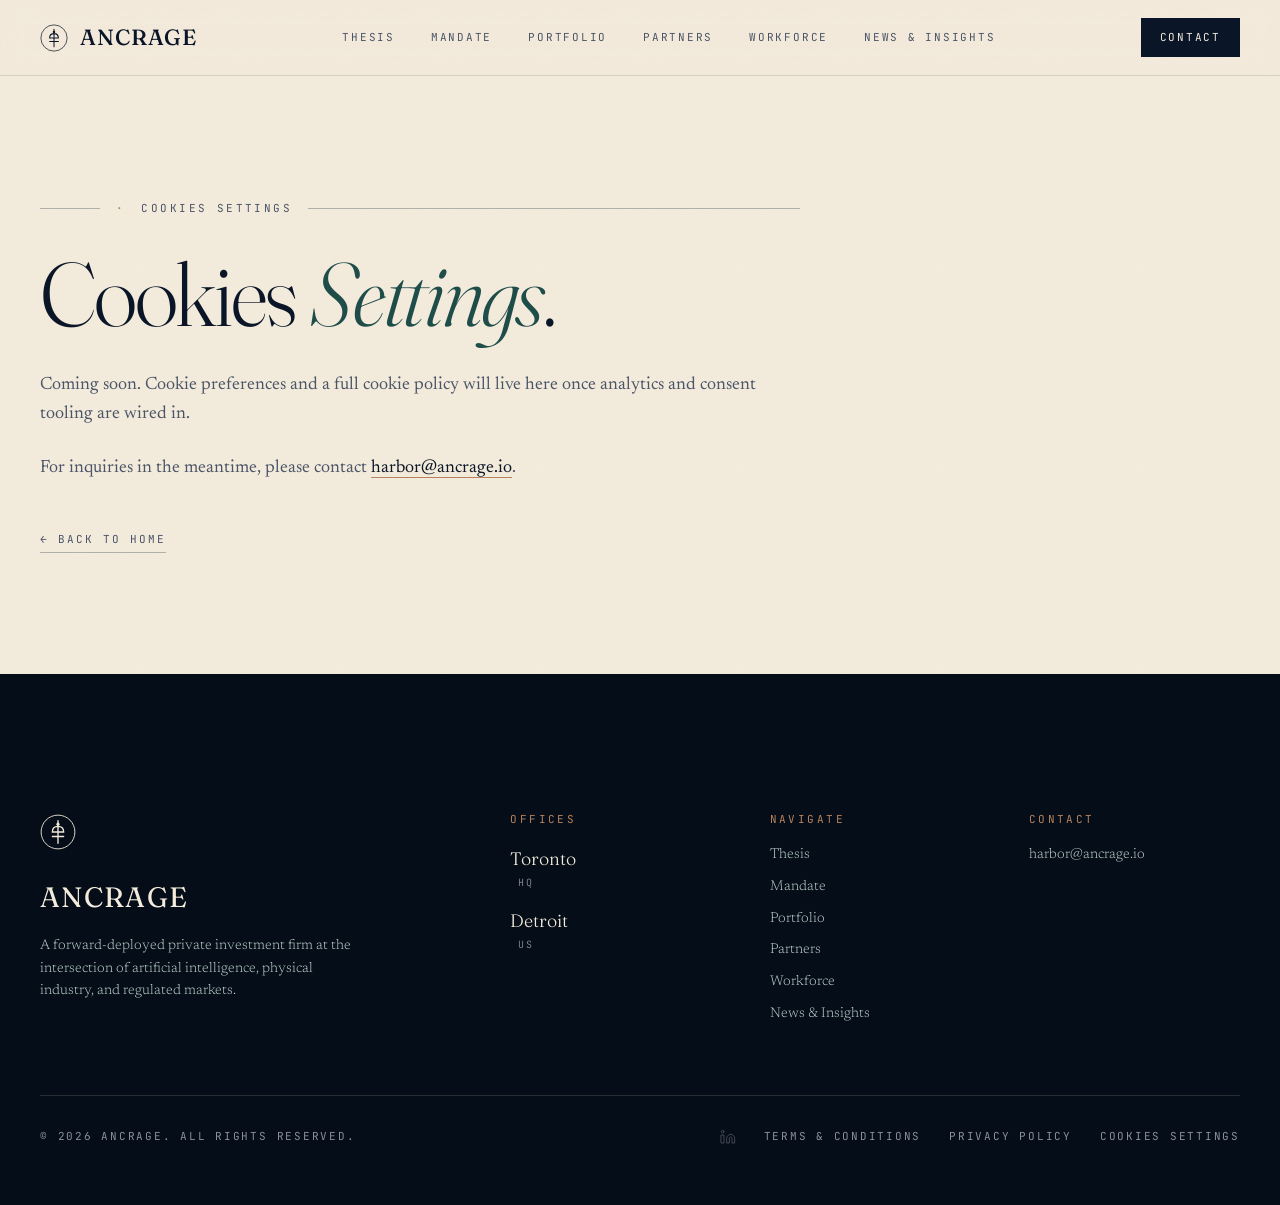
<file: cookies.html>
<!DOCTYPE html>
<html lang="en">
<head>
<meta charset="UTF-8" />
<meta name="viewport" content="width=device-width, initial-scale=1.0" />
<title>Cookies Settings · Ancrage</title>
<meta name="description" content="Cookies settings for Ancrage." />
<link rel="preconnect" href="https://fonts.googleapis.com">
<link rel="preconnect" href="https://fonts.gstatic.com" crossorigin>
<link href="https://fonts.googleapis.com/css2?family=Fraunces:ital,opsz,wght@0,9..144,300;0,9..144,400;0,9..144,500;0,9..144,600;0,9..144,700;1,9..144,300;1,9..144,400&family=Newsreader:ital,opsz,wght@0,6..72,300;0,6..72,400;0,6..72,500;0,6..72,600;1,6..72,400&family=JetBrains+Mono:wght@300;400;500&display=swap" rel="stylesheet">
<link rel="stylesheet" href="/assets/site.css">
<style>
  .legal-page {
    padding: 200px 0 120px;
    background: var(--paper);
  }

  .legal-inner {
    max-width: 760px;
  }

  .legal-page h1 {
    font-size: clamp(48px, 7vw, 96px);
    line-height: 1;
    font-weight: 300;
    letter-spacing: -0.025em;
    margin: 24px 0 32px;
  }

  .legal-page h1 em {
    font-style: italic;
    color: var(--tide);
  }

  .legal-page p {
    font-size: clamp(17px, 1.4vw, 19px);
    color: var(--slate);
    line-height: 1.65;
    margin-bottom: 24px;
  }

  .legal-page a.email-link {
    color: var(--ink);
    border-bottom: 1px solid var(--copper);
    text-decoration: none;
    transition: color 0.2s ease;
  }

  .legal-page a.email-link:hover { color: var(--tide); }

  .legal-back {
    display: inline-block;
    margin-top: 24px;
    font-family: var(--mono);
    font-size: 11px;
    letter-spacing: 0.18em;
    text-transform: uppercase;
    color: var(--slate);
    text-decoration: none;
    border-bottom: 1px solid var(--line-strong);
    padding-bottom: 4px;
    transition: color 0.2s ease, border-color 0.2s ease;
  }

  .legal-back:hover { color: var(--ink); border-bottom-color: var(--ink); }
</style>
</head>
<body>

<nav>
  <a href="/" class="brand">
    <svg class="brand-mark" viewBox="0 0 32 32" fill="none" xmlns="http://www.w3.org/2000/svg">
      <circle cx="16" cy="16" r="15" stroke="currentColor" stroke-width="0.8"/>
      <path d="M16 6 L16 26 M16 11 C13 11 11 13 11 16 L21 16 C21 13 19 11 16 11 Z M11 20 L21 20" stroke="currentColor" stroke-width="1.2" fill="none" stroke-linecap="round"/>
      <circle cx="16" cy="9" r="1.4" fill="currentColor"/>
    </svg>
    <span class="brand-name">ANCRAGE</span>
  </a>
  <div class="nav-links">
    <a href="/#thesis">Thesis</a>
    <a href="/#mandate">Mandate</a>
    <a href="/#fleet">Portfolio</a>
    <a href="/#crew">Partners</a>
    <a href="/#engine">Workforce</a>
    <a href="/news-and-insights">News &amp; Insights</a>
  </div>
  <a href="/#contact" class="nav-cta">Contact</a>
</nav>

<section class="legal-page">
  <div class="container">
    <div class="legal-inner">
      <div class="section-label">
        <span class="roman">·</span>
        <span>Cookies Settings</span>
      </div>
      <h1>Cookies <em>Settings</em>.</h1>
      <p>Coming soon. Cookie preferences and a full cookie policy will live here once analytics and consent tooling are wired in.</p>
      <p>For inquiries in the meantime, please contact <a class="email-link" href="mailto:harbor@ancrage.io">harbor@ancrage.io</a>.</p>
      <a href="/" class="legal-back">← Back to home</a>
    </div>
  </div>
</section>

<section id="contact">
  <div class="container">
    <div class="footer-grid">
      <div class="footer-brand">
        <svg class="brand-mark" viewBox="0 0 32 32" fill="none" xmlns="http://www.w3.org/2000/svg" style="color: #F4ECDD">
          <circle cx="16" cy="16" r="15" stroke="currentColor" stroke-width="0.8"/>
          <path d="M16 6 L16 26 M16 11 C13 11 11 13 11 16 L21 16 C21 13 19 11 16 11 Z M11 20 L21 20" stroke="currentColor" stroke-width="1.2" fill="none" stroke-linecap="round"/>
          <circle cx="16" cy="9" r="1.4" fill="currentColor"/>
        </svg>
        <div class="brand-name">ANCRAGE</div>
        <p>A forward-deployed private investment firm at the intersection of artificial intelligence, physical industry, and regulated markets.</p>
      </div>
      <div class="footer-col">
        <h4>Offices</h4>
        <ul>
          <li><span class="city-name">Toronto</span> <span class="city-tag">HQ</span></li>
          <li><span class="city-name">Detroit</span> <span class="city-tag">US</span></li>
        </ul>
      </div>
      <div class="footer-col">
        <h4>Navigate</h4>
        <ul>
          <li><a href="/#thesis">Thesis</a></li>
          <li><a href="/#mandate">Mandate</a></li>
          <li><a href="/#fleet">Portfolio</a></li>
          <li><a href="/#crew">Partners</a></li>
          <li><a href="/#engine">Workforce</a></li>
          <li><a href="/news-and-insights">News &amp; Insights</a></li>
        </ul>
      </div>
      <div class="footer-col">
        <h4>Contact</h4>
        <ul>
          <li><a href="mailto:harbor@ancrage.io">harbor@ancrage.io</a></li>
        </ul>
      </div>
    </div>
    <div class="footer-bottom">
      <span>&copy; 2026 Ancrage. All rights reserved.</span>
      <div class="legal-links">
        <a href="#" class="footer-social" aria-label="LinkedIn (link pending)" title="LinkedIn (link pending)" data-disabled="true">
          <svg viewBox="0 0 24 24" width="16" height="16" fill="none" stroke="currentColor" stroke-width="1.5" stroke-linecap="round" stroke-linejoin="round" aria-hidden="true">
            <path d="M16 8a6 6 0 0 1 6 6v7h-4v-7a2 2 0 0 0-2-2 2 2 0 0 0-2 2v7h-4v-7a6 6 0 0 1 6-6z"/>
            <rect width="4" height="12" x="2" y="9"/>
            <circle cx="4" cy="4" r="2"/>
          </svg>
        </a>
        <a href="/terms">Terms &amp; Conditions</a>
        <a href="/privacy">Privacy Policy</a>
        <a href="/cookies">Cookies Settings</a>
      </div>
    </div>
  </div>
</section>

<script>
  const nav = document.querySelector('nav');
  window.addEventListener('scroll', () => {
    if (window.scrollY > 60) {
      nav.style.padding = '12px 40px';
      nav.style.background = 'rgba(244, 236, 221, 0.95)';
    } else {
      nav.style.padding = '18px 40px';
      nav.style.background = 'rgba(244, 236, 221, 0.85)';
    }
  }, { passive: true });
</script>

</body>
</html>
</file>
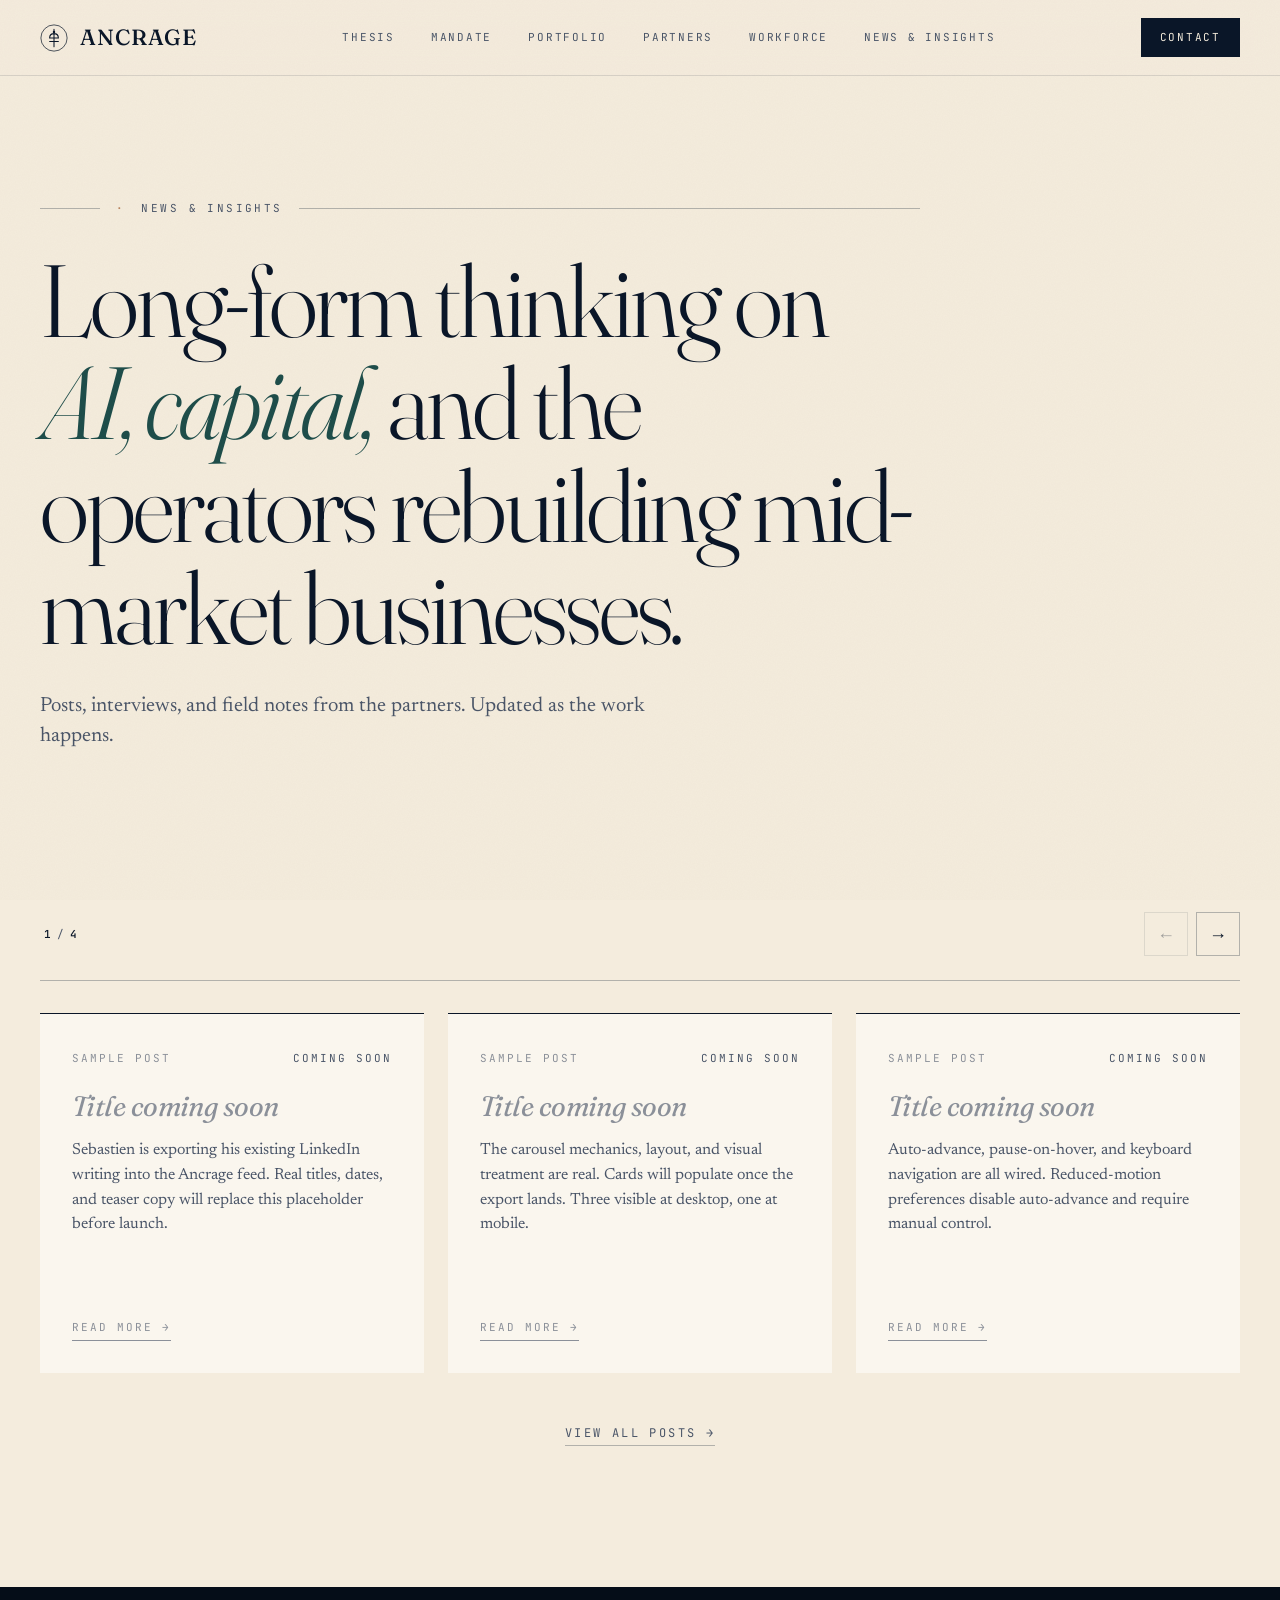
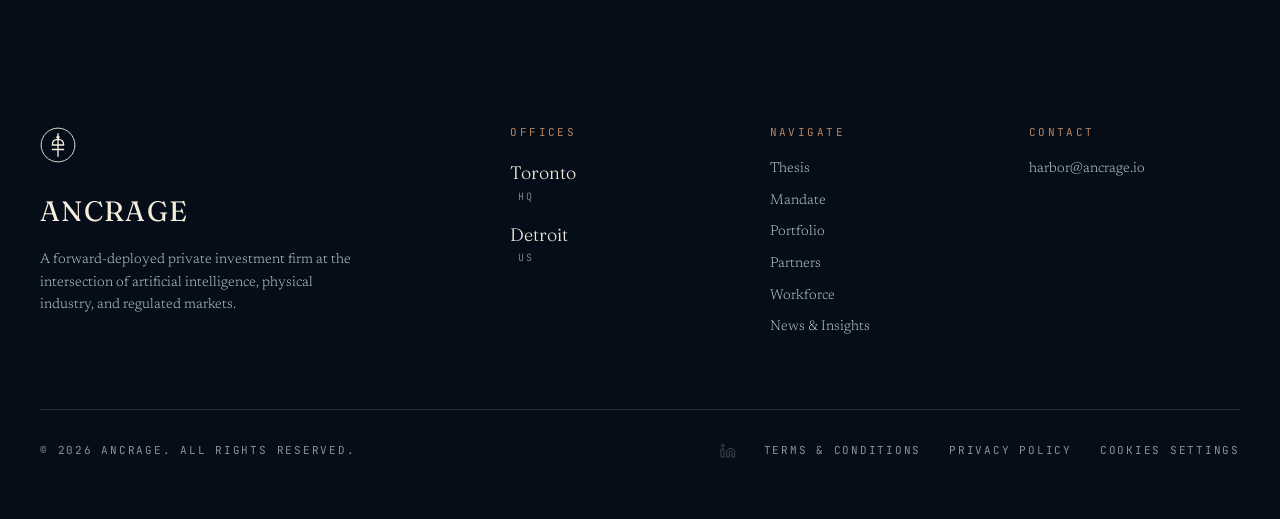
<file: news-and-insights.html>
<!DOCTYPE html>
<html lang="en">
<head>
<meta charset="UTF-8" />
<meta name="viewport" content="width=device-width, initial-scale=1.0" />
<title>News &amp; Insights · Ancrage</title>
<meta name="description" content="Long-form thinking on AI, capital, and the operators rebuilding mid-market businesses." />
<link rel="preconnect" href="https://fonts.googleapis.com">
<link rel="preconnect" href="https://fonts.gstatic.com" crossorigin>
<link href="https://fonts.googleapis.com/css2?family=Fraunces:ital,opsz,wght@0,9..144,300;0,9..144,400;0,9..144,500;0,9..144,600;0,9..144,700;1,9..144,300;1,9..144,400&family=Newsreader:ital,opsz,wght@0,6..72,300;0,6..72,400;0,6..72,500;0,6..72,600;1,6..72,400&family=JetBrains+Mono:wght@300;400;500&display=swap" rel="stylesheet">
<link rel="stylesheet" href="/assets/site.css">
<style>
  /* ============== NEWS PAGE ============== */
  #news-hero {
    padding: 200px 0 100px;
    background: var(--paper);
  }

  .news-hero-inner {
    max-width: 880px;
  }

  .news-hero-inner h1 {
    font-size: clamp(56px, 8vw, 112px);
    line-height: 1;
    font-weight: 300;
    letter-spacing: -0.03em;
    margin: 24px 0 32px;
  }

  .news-hero-inner h1 em {
    font-style: italic;
    color: var(--tide);
  }

  .news-hero-inner p {
    font-size: clamp(18px, 1.6vw, 22px);
    color: var(--slate);
    line-height: 1.5;
    max-width: 680px;
  }

  /* ============== CAROUSEL ============== */
  #news-carousel {
    padding: 60px 0 140px;
    background: var(--paper);
  }

  .carousel-shell {
    position: relative;
  }

  .carousel-controls {
    display: flex;
    justify-content: space-between;
    align-items: center;
    margin-bottom: 32px;
    padding-bottom: 24px;
    border-bottom: 1px solid var(--line-strong);
  }

  .carousel-counter {
    font-family: var(--mono);
    font-size: 11px;
    letter-spacing: 0.18em;
    text-transform: uppercase;
    color: var(--slate);
  }

  .carousel-counter strong {
    color: var(--ink);
    font-weight: 500;
    margin: 0 4px;
  }

  .carousel-buttons {
    display: flex;
    gap: 8px;
  }

  .carousel-btn {
    width: 44px;
    height: 44px;
    border: 1px solid var(--line-strong);
    background: transparent;
    color: var(--ink);
    font-family: var(--display);
    font-size: 18px;
    cursor: pointer;
    transition: background 0.2s ease, color 0.2s ease, border-color 0.2s ease;
    display: inline-flex;
    align-items: center;
    justify-content: center;
  }

  .carousel-btn:hover {
    background: var(--ink);
    color: var(--paper);
    border-color: var(--ink);
  }

  .carousel-btn:disabled,
  .carousel-btn[aria-disabled="true"] {
    opacity: 0.35;
    cursor: not-allowed;
  }

  .carousel-btn:disabled:hover,
  .carousel-btn[aria-disabled="true"]:hover {
    background: transparent;
    color: var(--ink);
    border-color: var(--line-strong);
  }

  .carousel-track-wrap {
    overflow: hidden;
  }

  .carousel-track {
    display: grid;
    grid-auto-flow: column;
    grid-auto-columns: calc((100% - 48px) / 3);
    gap: 24px;
    transition: transform 0.5s cubic-bezier(0.22, 0.61, 0.36, 1);
  }

  @media (prefers-reduced-motion: reduce) {
    .carousel-track { transition: none; }
  }

  .news-card {
    background: var(--bone);
    border-top: 1px solid var(--ink);
    padding: 36px 32px 32px;
    display: flex;
    flex-direction: column;
    min-height: 360px;
    transition: transform 0.4s ease, box-shadow 0.4s ease;
    position: relative;
  }

  .news-card:hover {
    transform: translateY(-4px);
    box-shadow: 0 24px 48px rgba(10, 22, 40, 0.08);
  }

  .news-card .news-meta {
    font-family: var(--mono);
    font-size: 11px;
    letter-spacing: 0.18em;
    text-transform: uppercase;
    color: var(--copper);
    margin-bottom: 24px;
    display: flex;
    justify-content: space-between;
  }

  .news-card .news-date {
    color: var(--slate);
  }

  .news-card h3 {
    font-size: 28px;
    line-height: 1.1;
    font-weight: 400;
    margin-bottom: 16px;
    flex: 0 0 auto;
  }

  .news-card .teaser {
    font-size: 16px;
    line-height: 1.55;
    color: var(--slate);
    flex: 1;
    margin-bottom: 24px;
  }

  .news-card .read-more {
    font-family: var(--mono);
    font-size: 11px;
    letter-spacing: 0.18em;
    text-transform: uppercase;
    color: var(--ink);
    text-decoration: none;
    border-bottom: 1px solid var(--copper);
    padding-bottom: 4px;
    align-self: flex-start;
    transition: color 0.2s ease, border-color 0.2s ease;
  }

  .news-card .read-more:hover {
    color: var(--tide);
    border-bottom-color: var(--tide);
  }

  .news-card.placeholder .news-meta { color: var(--slate-light); }
  .news-card.placeholder h3 { color: var(--slate-light); font-style: italic; }
  .news-card.placeholder .read-more {
    color: var(--slate-light);
    border-bottom-color: var(--slate-light);
    pointer-events: none;
  }

  .carousel-footer {
    margin-top: 48px;
    text-align: center;
  }

  .view-all {
    font-family: var(--mono);
    font-size: 12px;
    letter-spacing: 0.2em;
    text-transform: uppercase;
    color: var(--slate);
    text-decoration: none;
    border-bottom: 1px solid var(--line-strong);
    padding-bottom: 4px;
    transition: color 0.2s ease, border-color 0.2s ease;
  }

  .view-all:hover {
    color: var(--ink);
    border-bottom-color: var(--ink);
  }

  @media (max-width: 1024px) {
    .carousel-track { grid-auto-columns: calc((100% - 24px) / 2); }
  }

  @media (max-width: 720px) {
    #news-hero { padding: 140px 0 60px; }
    #news-carousel { padding: 40px 0 90px; }
    .carousel-track { grid-auto-columns: 100%; }
    .news-card { min-height: 300px; padding: 28px 24px; }
  }
</style>
</head>
<body>

<!-- ============== NAV ============== -->
<nav>
  <a href="/" class="brand">
    <svg class="brand-mark" viewBox="0 0 32 32" fill="none" xmlns="http://www.w3.org/2000/svg">
      <circle cx="16" cy="16" r="15" stroke="currentColor" stroke-width="0.8"/>
      <path d="M16 6 L16 26 M16 11 C13 11 11 13 11 16 L21 16 C21 13 19 11 16 11 Z M11 20 L21 20" stroke="currentColor" stroke-width="1.2" fill="none" stroke-linecap="round"/>
      <circle cx="16" cy="9" r="1.4" fill="currentColor"/>
    </svg>
    <span class="brand-name">ANCRAGE</span>
  </a>
  <div class="nav-links">
    <a href="/#thesis">Thesis</a>
    <a href="/#mandate">Mandate</a>
    <a href="/#fleet">Portfolio</a>
    <a href="/#crew">Partners</a>
    <a href="/#engine">Workforce</a>
    <a href="/news-and-insights">News &amp; Insights</a>
  </div>
  <a href="/#contact" class="nav-cta">Contact</a>
</nav>

<!-- ============== HERO ============== -->
<section id="news-hero">
  <div class="container">
    <div class="news-hero-inner">
      <div class="section-label">
        <span class="roman">·</span>
        <span>News &amp; Insights</span>
      </div>
      <h1>Long-form thinking on <em>AI, capital,</em> and the operators rebuilding mid-market businesses.</h1>
      <p>Posts, interviews, and field notes from the partners. Updated as the work happens.</p>
    </div>
  </div>
</section>

<!-- ============== CAROUSEL ============== -->
<section id="news-carousel">
  <div class="container">
    <div class="carousel-shell" tabindex="0" aria-roledescription="carousel" aria-label="News and insights">
      <div class="carousel-controls">
        <span class="carousel-counter"><strong id="carousel-current">1</strong>/<strong id="carousel-total">4</strong></span>
        <div class="carousel-buttons">
          <button class="carousel-btn" id="carousel-prev" aria-label="Previous post">←</button>
          <button class="carousel-btn" id="carousel-next" aria-label="Next post">→</button>
        </div>
      </div>

      <div class="carousel-track-wrap">
        <div class="carousel-track" id="carousel-track">

          <article class="news-card placeholder">
            <div class="news-meta"><span>Sample post</span><span class="news-date">Coming soon</span></div>
            <h3>Title coming soon</h3>
            <p class="teaser">Sebastien is exporting his existing LinkedIn writing into the Ancrage feed. Real titles, dates, and teaser copy will replace this placeholder before launch.</p>
            <a href="#" class="read-more" aria-disabled="true">Read more →</a>
          </article>

          <article class="news-card placeholder">
            <div class="news-meta"><span>Sample post</span><span class="news-date">Coming soon</span></div>
            <h3>Title coming soon</h3>
            <p class="teaser">The carousel mechanics, layout, and visual treatment are real. Cards will populate once the export lands. Three visible at desktop, one at mobile.</p>
            <a href="#" class="read-more" aria-disabled="true">Read more →</a>
          </article>

          <article class="news-card placeholder">
            <div class="news-meta"><span>Sample post</span><span class="news-date">Coming soon</span></div>
            <h3>Title coming soon</h3>
            <p class="teaser">Auto-advance, pause-on-hover, and keyboard navigation are all wired. Reduced-motion preferences disable auto-advance and require manual control.</p>
            <a href="#" class="read-more" aria-disabled="true">Read more →</a>
          </article>

          <article class="news-card placeholder">
            <div class="news-meta"><span>Sample post</span><span class="news-date">Coming soon</span></div>
            <h3>Title coming soon</h3>
            <p class="teaser">Cards link out to the full post. Whether that opens an inline modal, a dedicated route, or the original LinkedIn URL is a per-post decision once content lands.</p>
            <a href="#" class="read-more" aria-disabled="true">Read more →</a>
          </article>

        </div>
      </div>

      <div class="carousel-footer">
        <a href="#" class="view-all" aria-disabled="true">View all posts →</a>
      </div>
    </div>
  </div>
</section>

<!-- ============== CONTACT / FOOTER ============== -->
<section id="contact">
  <div class="container">

    <div class="footer-grid">

      <div class="footer-brand">
        <svg class="brand-mark" viewBox="0 0 32 32" fill="none" xmlns="http://www.w3.org/2000/svg" style="color: #F4ECDD">
          <circle cx="16" cy="16" r="15" stroke="currentColor" stroke-width="0.8"/>
          <path d="M16 6 L16 26 M16 11 C13 11 11 13 11 16 L21 16 C21 13 19 11 16 11 Z M11 20 L21 20" stroke="currentColor" stroke-width="1.2" fill="none" stroke-linecap="round"/>
          <circle cx="16" cy="9" r="1.4" fill="currentColor"/>
        </svg>
        <div class="brand-name">ANCRAGE</div>
        <p>A forward-deployed private investment firm at the intersection of artificial intelligence, physical industry, and regulated markets.</p>
      </div>

      <div class="footer-col">
        <h4>Offices</h4>
        <ul>
          <li><span class="city-name">Toronto</span> <span class="city-tag">HQ</span></li>
          <li><span class="city-name">Detroit</span> <span class="city-tag">US</span></li>
        </ul>
      </div>

      <div class="footer-col">
        <h4>Navigate</h4>
        <ul>
          <li><a href="/#thesis">Thesis</a></li>
          <li><a href="/#mandate">Mandate</a></li>
          <li><a href="/#fleet">Portfolio</a></li>
          <li><a href="/#crew">Partners</a></li>
          <li><a href="/#engine">Workforce</a></li>
          <li><a href="/news-and-insights">News &amp; Insights</a></li>
        </ul>
      </div>

      <div class="footer-col">
        <h4>Contact</h4>
        <ul>
          <li><a href="mailto:harbor@ancrage.io">harbor@ancrage.io</a></li>
        </ul>
      </div>

    </div>

    <div class="footer-bottom">
      <span>&copy; 2026 Ancrage. All rights reserved.</span>
      <div class="legal-links">
        <a href="#" class="footer-social" aria-label="LinkedIn (link pending)" title="LinkedIn (link pending)" data-disabled="true">
          <svg viewBox="0 0 24 24" width="16" height="16" fill="none" stroke="currentColor" stroke-width="1.5" stroke-linecap="round" stroke-linejoin="round" aria-hidden="true">
            <path d="M16 8a6 6 0 0 1 6 6v7h-4v-7a2 2 0 0 0-2-2 2 2 0 0 0-2 2v7h-4v-7a6 6 0 0 1 6-6z"/>
            <rect width="4" height="12" x="2" y="9"/>
            <circle cx="4" cy="4" r="2"/>
          </svg>
        </a>
        <a href="/terms">Terms &amp; Conditions</a>
        <a href="/privacy">Privacy Policy</a>
        <a href="/cookies">Cookies Settings</a>
      </div>
    </div>
  </div>
</section>

<script>
  // Nav background intensifies on scroll
  const nav = document.querySelector('nav');
  const handleScroll = () => {
    if (window.scrollY > 60) {
      nav.style.padding = '12px 40px';
      nav.style.background = 'rgba(244, 236, 221, 0.95)';
    } else {
      nav.style.padding = '18px 40px';
      nav.style.background = 'rgba(244, 236, 221, 0.85)';
    }
  };
  window.addEventListener('scroll', handleScroll, { passive: true });

  // Carousel
  (() => {
    const track = document.getElementById('carousel-track');
    if (!track) return;
    const cards = track.querySelectorAll('.news-card');
    if (!cards.length) return;
    const prevBtn = document.getElementById('carousel-prev');
    const nextBtn = document.getElementById('carousel-next');
    const counterCurrent = document.getElementById('carousel-current');
    const counterTotal = document.getElementById('carousel-total');
    const shell = document.querySelector('.carousel-shell');
    const reduceMotion = window.matchMedia('(prefers-reduced-motion: reduce)');

    counterTotal.textContent = cards.length;

    let perView = 3;
    const computePerView = () => {
      const w = window.innerWidth;
      perView = w <= 720 ? 1 : w <= 1024 ? 2 : 3;
    };
    computePerView();

    let index = 0;
    const maxIndex = () => Math.max(0, cards.length - perView);

    const update = () => {
      const card = cards[0];
      const cardW = card.getBoundingClientRect().width;
      const gap = parseFloat(getComputedStyle(track).columnGap) || 24;
      track.style.transform = `translateX(${-(cardW + gap) * index}px)`;
      counterCurrent.textContent = Math.min(index + 1, cards.length);
      prevBtn.toggleAttribute('disabled', index === 0);
      nextBtn.toggleAttribute('disabled', index >= maxIndex());
    };

    const next = () => {
      index = index >= maxIndex() ? 0 : index + 1;
      update();
    };
    const prev = () => {
      index = index <= 0 ? maxIndex() : index - 1;
      update();
    };

    nextBtn.addEventListener('click', next);
    prevBtn.addEventListener('click', prev);

    shell.addEventListener('keydown', (e) => {
      if (e.key === 'ArrowRight') { e.preventDefault(); next(); }
      if (e.key === 'ArrowLeft') { e.preventDefault(); prev(); }
    });

    let auto = null;
    const startAuto = () => {
      if (reduceMotion.matches) return;
      stopAuto();
      auto = setInterval(next, 7000);
    };
    const stopAuto = () => { if (auto) { clearInterval(auto); auto = null; } };

    shell.addEventListener('mouseenter', stopAuto);
    shell.addEventListener('mouseleave', startAuto);
    shell.addEventListener('focusin', stopAuto);
    shell.addEventListener('focusout', startAuto);
    document.addEventListener('visibilitychange', () => {
      document.hidden ? stopAuto() : startAuto();
    });

    window.addEventListener('resize', () => {
      const before = perView;
      computePerView();
      if (perView !== before) {
        index = Math.min(index, maxIndex());
      }
      update();
    });

    update();
    startAuto();
  })();
</script>

</body>
</html>
</file>
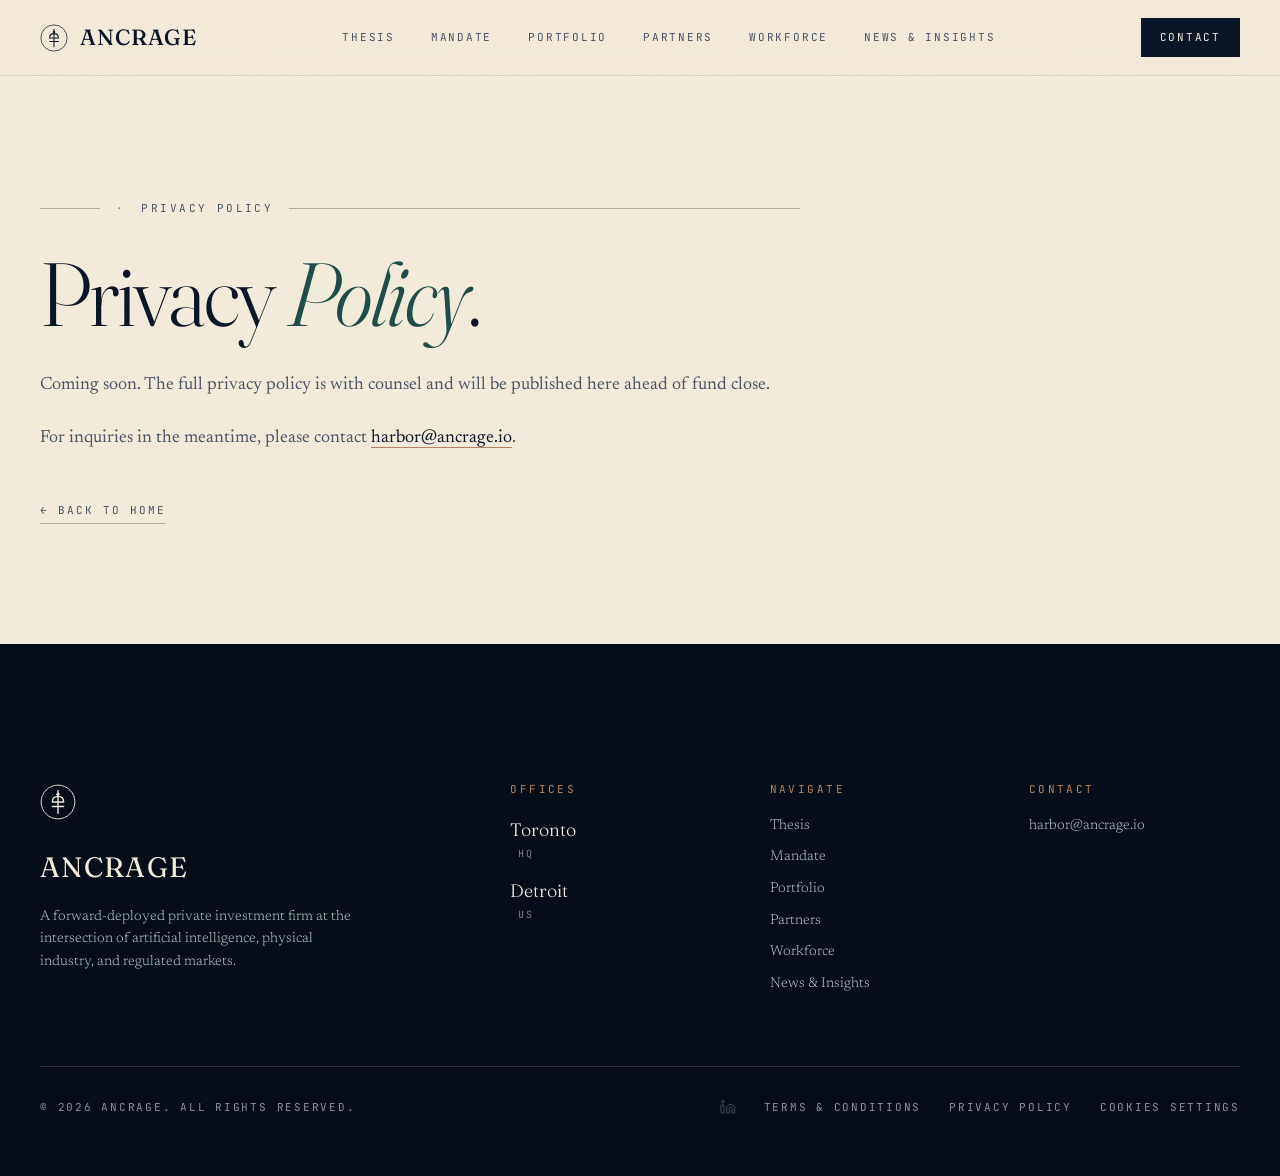
<file: privacy.html>
<!DOCTYPE html>
<html lang="en">
<head>
<meta charset="UTF-8" />
<meta name="viewport" content="width=device-width, initial-scale=1.0" />
<title>Privacy Policy · Ancrage</title>
<meta name="description" content="Privacy policy for Ancrage." />
<link rel="preconnect" href="https://fonts.googleapis.com">
<link rel="preconnect" href="https://fonts.gstatic.com" crossorigin>
<link href="https://fonts.googleapis.com/css2?family=Fraunces:ital,opsz,wght@0,9..144,300;0,9..144,400;0,9..144,500;0,9..144,600;0,9..144,700;1,9..144,300;1,9..144,400&family=Newsreader:ital,opsz,wght@0,6..72,300;0,6..72,400;0,6..72,500;0,6..72,600;1,6..72,400&family=JetBrains+Mono:wght@300;400;500&display=swap" rel="stylesheet">
<link rel="stylesheet" href="/assets/site.css">
<style>
  .legal-page {
    padding: 200px 0 120px;
    background: var(--paper);
  }

  .legal-inner {
    max-width: 760px;
  }

  .legal-page h1 {
    font-size: clamp(48px, 7vw, 96px);
    line-height: 1;
    font-weight: 300;
    letter-spacing: -0.025em;
    margin: 24px 0 32px;
  }

  .legal-page h1 em {
    font-style: italic;
    color: var(--tide);
  }

  .legal-page p {
    font-size: clamp(17px, 1.4vw, 19px);
    color: var(--slate);
    line-height: 1.65;
    margin-bottom: 24px;
  }

  .legal-page a.email-link {
    color: var(--ink);
    border-bottom: 1px solid var(--copper);
    text-decoration: none;
    transition: color 0.2s ease;
  }

  .legal-page a.email-link:hover { color: var(--tide); }

  .legal-back {
    display: inline-block;
    margin-top: 24px;
    font-family: var(--mono);
    font-size: 11px;
    letter-spacing: 0.18em;
    text-transform: uppercase;
    color: var(--slate);
    text-decoration: none;
    border-bottom: 1px solid var(--line-strong);
    padding-bottom: 4px;
    transition: color 0.2s ease, border-color 0.2s ease;
  }

  .legal-back:hover { color: var(--ink); border-bottom-color: var(--ink); }
</style>
</head>
<body>

<nav>
  <a href="/" class="brand">
    <svg class="brand-mark" viewBox="0 0 32 32" fill="none" xmlns="http://www.w3.org/2000/svg">
      <circle cx="16" cy="16" r="15" stroke="currentColor" stroke-width="0.8"/>
      <path d="M16 6 L16 26 M16 11 C13 11 11 13 11 16 L21 16 C21 13 19 11 16 11 Z M11 20 L21 20" stroke="currentColor" stroke-width="1.2" fill="none" stroke-linecap="round"/>
      <circle cx="16" cy="9" r="1.4" fill="currentColor"/>
    </svg>
    <span class="brand-name">ANCRAGE</span>
  </a>
  <div class="nav-links">
    <a href="/#thesis">Thesis</a>
    <a href="/#mandate">Mandate</a>
    <a href="/#fleet">Portfolio</a>
    <a href="/#crew">Partners</a>
    <a href="/#engine">Workforce</a>
    <a href="/news-and-insights">News &amp; Insights</a>
  </div>
  <a href="/#contact" class="nav-cta">Contact</a>
</nav>

<section class="legal-page">
  <div class="container">
    <div class="legal-inner">
      <div class="section-label">
        <span class="roman">·</span>
        <span>Privacy Policy</span>
      </div>
      <h1>Privacy <em>Policy</em>.</h1>
      <p>Coming soon. The full privacy policy is with counsel and will be published here ahead of fund close.</p>
      <p>For inquiries in the meantime, please contact <a class="email-link" href="mailto:harbor@ancrage.io">harbor@ancrage.io</a>.</p>
      <a href="/" class="legal-back">← Back to home</a>
    </div>
  </div>
</section>

<section id="contact">
  <div class="container">
    <div class="footer-grid">
      <div class="footer-brand">
        <svg class="brand-mark" viewBox="0 0 32 32" fill="none" xmlns="http://www.w3.org/2000/svg" style="color: #F4ECDD">
          <circle cx="16" cy="16" r="15" stroke="currentColor" stroke-width="0.8"/>
          <path d="M16 6 L16 26 M16 11 C13 11 11 13 11 16 L21 16 C21 13 19 11 16 11 Z M11 20 L21 20" stroke="currentColor" stroke-width="1.2" fill="none" stroke-linecap="round"/>
          <circle cx="16" cy="9" r="1.4" fill="currentColor"/>
        </svg>
        <div class="brand-name">ANCRAGE</div>
        <p>A forward-deployed private investment firm at the intersection of artificial intelligence, physical industry, and regulated markets.</p>
      </div>
      <div class="footer-col">
        <h4>Offices</h4>
        <ul>
          <li><span class="city-name">Toronto</span> <span class="city-tag">HQ</span></li>
          <li><span class="city-name">Detroit</span> <span class="city-tag">US</span></li>
        </ul>
      </div>
      <div class="footer-col">
        <h4>Navigate</h4>
        <ul>
          <li><a href="/#thesis">Thesis</a></li>
          <li><a href="/#mandate">Mandate</a></li>
          <li><a href="/#fleet">Portfolio</a></li>
          <li><a href="/#crew">Partners</a></li>
          <li><a href="/#engine">Workforce</a></li>
          <li><a href="/news-and-insights">News &amp; Insights</a></li>
        </ul>
      </div>
      <div class="footer-col">
        <h4>Contact</h4>
        <ul>
          <li><a href="mailto:harbor@ancrage.io">harbor@ancrage.io</a></li>
        </ul>
      </div>
    </div>
    <div class="footer-bottom">
      <span>&copy; 2026 Ancrage. All rights reserved.</span>
      <div class="legal-links">
        <a href="#" class="footer-social" aria-label="LinkedIn (link pending)" title="LinkedIn (link pending)" data-disabled="true">
          <svg viewBox="0 0 24 24" width="16" height="16" fill="none" stroke="currentColor" stroke-width="1.5" stroke-linecap="round" stroke-linejoin="round" aria-hidden="true">
            <path d="M16 8a6 6 0 0 1 6 6v7h-4v-7a2 2 0 0 0-2-2 2 2 0 0 0-2 2v7h-4v-7a6 6 0 0 1 6-6z"/>
            <rect width="4" height="12" x="2" y="9"/>
            <circle cx="4" cy="4" r="2"/>
          </svg>
        </a>
        <a href="/terms">Terms &amp; Conditions</a>
        <a href="/privacy">Privacy Policy</a>
        <a href="/cookies">Cookies Settings</a>
      </div>
    </div>
  </div>
</section>

<script>
  const nav = document.querySelector('nav');
  window.addEventListener('scroll', () => {
    if (window.scrollY > 60) {
      nav.style.padding = '12px 40px';
      nav.style.background = 'rgba(244, 236, 221, 0.95)';
    } else {
      nav.style.padding = '18px 40px';
      nav.style.background = 'rgba(244, 236, 221, 0.85)';
    }
  }, { passive: true });
</script>

</body>
</html>
</file>
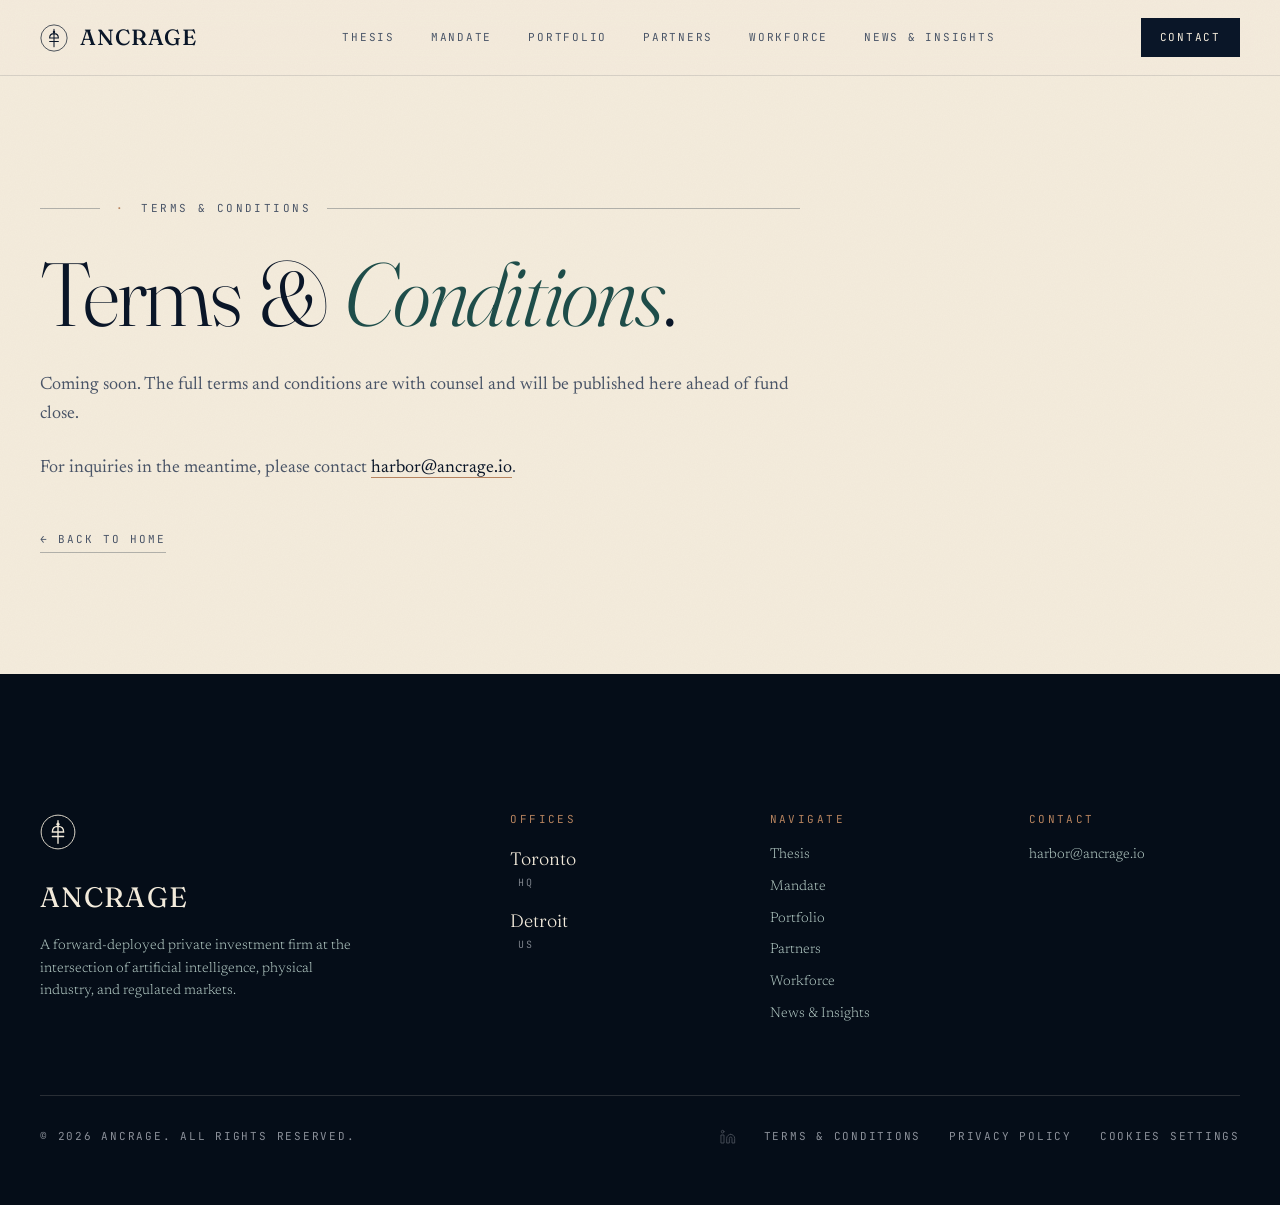
<file: terms.html>
<!DOCTYPE html>
<html lang="en">
<head>
<meta charset="UTF-8" />
<meta name="viewport" content="width=device-width, initial-scale=1.0" />
<title>Terms &amp; Conditions · Ancrage</title>
<meta name="description" content="Terms and conditions for Ancrage." />
<link rel="preconnect" href="https://fonts.googleapis.com">
<link rel="preconnect" href="https://fonts.gstatic.com" crossorigin>
<link href="https://fonts.googleapis.com/css2?family=Fraunces:ital,opsz,wght@0,9..144,300;0,9..144,400;0,9..144,500;0,9..144,600;0,9..144,700;1,9..144,300;1,9..144,400&family=Newsreader:ital,opsz,wght@0,6..72,300;0,6..72,400;0,6..72,500;0,6..72,600;1,6..72,400&family=JetBrains+Mono:wght@300;400;500&display=swap" rel="stylesheet">
<link rel="stylesheet" href="/assets/site.css">
<style>
  .legal-page {
    padding: 200px 0 120px;
    background: var(--paper);
  }

  .legal-inner {
    max-width: 760px;
  }

  .legal-page h1 {
    font-size: clamp(48px, 7vw, 96px);
    line-height: 1;
    font-weight: 300;
    letter-spacing: -0.025em;
    margin: 24px 0 32px;
  }

  .legal-page h1 em {
    font-style: italic;
    color: var(--tide);
  }

  .legal-page p {
    font-size: clamp(17px, 1.4vw, 19px);
    color: var(--slate);
    line-height: 1.65;
    margin-bottom: 24px;
  }

  .legal-page a.email-link {
    color: var(--ink);
    border-bottom: 1px solid var(--copper);
    text-decoration: none;
    transition: color 0.2s ease;
  }

  .legal-page a.email-link:hover { color: var(--tide); }

  .legal-back {
    display: inline-block;
    margin-top: 24px;
    font-family: var(--mono);
    font-size: 11px;
    letter-spacing: 0.18em;
    text-transform: uppercase;
    color: var(--slate);
    text-decoration: none;
    border-bottom: 1px solid var(--line-strong);
    padding-bottom: 4px;
    transition: color 0.2s ease, border-color 0.2s ease;
  }

  .legal-back:hover { color: var(--ink); border-bottom-color: var(--ink); }
</style>
</head>
<body>

<nav>
  <a href="/" class="brand">
    <svg class="brand-mark" viewBox="0 0 32 32" fill="none" xmlns="http://www.w3.org/2000/svg">
      <circle cx="16" cy="16" r="15" stroke="currentColor" stroke-width="0.8"/>
      <path d="M16 6 L16 26 M16 11 C13 11 11 13 11 16 L21 16 C21 13 19 11 16 11 Z M11 20 L21 20" stroke="currentColor" stroke-width="1.2" fill="none" stroke-linecap="round"/>
      <circle cx="16" cy="9" r="1.4" fill="currentColor"/>
    </svg>
    <span class="brand-name">ANCRAGE</span>
  </a>
  <div class="nav-links">
    <a href="/#thesis">Thesis</a>
    <a href="/#mandate">Mandate</a>
    <a href="/#fleet">Portfolio</a>
    <a href="/#crew">Partners</a>
    <a href="/#engine">Workforce</a>
    <a href="/news-and-insights">News &amp; Insights</a>
  </div>
  <a href="/#contact" class="nav-cta">Contact</a>
</nav>

<section class="legal-page">
  <div class="container">
    <div class="legal-inner">
      <div class="section-label">
        <span class="roman">·</span>
        <span>Terms &amp; Conditions</span>
      </div>
      <h1>Terms &amp; <em>Conditions</em>.</h1>
      <p>Coming soon. The full terms and conditions are with counsel and will be published here ahead of fund close.</p>
      <p>For inquiries in the meantime, please contact <a class="email-link" href="mailto:harbor@ancrage.io">harbor@ancrage.io</a>.</p>
      <a href="/" class="legal-back">← Back to home</a>
    </div>
  </div>
</section>

<section id="contact">
  <div class="container">
    <div class="footer-grid">
      <div class="footer-brand">
        <svg class="brand-mark" viewBox="0 0 32 32" fill="none" xmlns="http://www.w3.org/2000/svg" style="color: #F4ECDD">
          <circle cx="16" cy="16" r="15" stroke="currentColor" stroke-width="0.8"/>
          <path d="M16 6 L16 26 M16 11 C13 11 11 13 11 16 L21 16 C21 13 19 11 16 11 Z M11 20 L21 20" stroke="currentColor" stroke-width="1.2" fill="none" stroke-linecap="round"/>
          <circle cx="16" cy="9" r="1.4" fill="currentColor"/>
        </svg>
        <div class="brand-name">ANCRAGE</div>
        <p>A forward-deployed private investment firm at the intersection of artificial intelligence, physical industry, and regulated markets.</p>
      </div>
      <div class="footer-col">
        <h4>Offices</h4>
        <ul>
          <li><span class="city-name">Toronto</span> <span class="city-tag">HQ</span></li>
          <li><span class="city-name">Detroit</span> <span class="city-tag">US</span></li>
        </ul>
      </div>
      <div class="footer-col">
        <h4>Navigate</h4>
        <ul>
          <li><a href="/#thesis">Thesis</a></li>
          <li><a href="/#mandate">Mandate</a></li>
          <li><a href="/#fleet">Portfolio</a></li>
          <li><a href="/#crew">Partners</a></li>
          <li><a href="/#engine">Workforce</a></li>
          <li><a href="/news-and-insights">News &amp; Insights</a></li>
        </ul>
      </div>
      <div class="footer-col">
        <h4>Contact</h4>
        <ul>
          <li><a href="mailto:harbor@ancrage.io">harbor@ancrage.io</a></li>
        </ul>
      </div>
    </div>
    <div class="footer-bottom">
      <span>&copy; 2026 Ancrage. All rights reserved.</span>
      <div class="legal-links">
        <a href="#" class="footer-social" aria-label="LinkedIn (link pending)" title="LinkedIn (link pending)" data-disabled="true">
          <svg viewBox="0 0 24 24" width="16" height="16" fill="none" stroke="currentColor" stroke-width="1.5" stroke-linecap="round" stroke-linejoin="round" aria-hidden="true">
            <path d="M16 8a6 6 0 0 1 6 6v7h-4v-7a2 2 0 0 0-2-2 2 2 0 0 0-2 2v7h-4v-7a6 6 0 0 1 6-6z"/>
            <rect width="4" height="12" x="2" y="9"/>
            <circle cx="4" cy="4" r="2"/>
          </svg>
        </a>
        <a href="/terms">Terms &amp; Conditions</a>
        <a href="/privacy">Privacy Policy</a>
        <a href="/cookies">Cookies Settings</a>
      </div>
    </div>
  </div>
</section>

<script>
  const nav = document.querySelector('nav');
  window.addEventListener('scroll', () => {
    if (window.scrollY > 60) {
      nav.style.padding = '12px 40px';
      nav.style.background = 'rgba(244, 236, 221, 0.95)';
    } else {
      nav.style.padding = '18px 40px';
      nav.style.background = 'rgba(244, 236, 221, 0.85)';
    }
  }, { passive: true });
</script>

</body>
</html>
</file>
<file: assets/site.css>
/* ============== TOKENS ============== */
  :root {
    --ink: #0A1628;
    --ink-deep: #050D18;
    --ink-soft: #1A2B3F;
    --tide: #1E4D4A;
    --tide-bright: #2C7873;
    --tide-pale: #B8CFC9;
    --copper: #B8845F;
    --copper-deep: #8B5E3C;
    --paper: #F4ECDD;
    --paper-deep: #E8DCC0;
    --bone: #FAF6EE;
    --slate: #4A5568;
    --slate-light: #8B9099;
    --line: rgba(10, 22, 40, 0.12);
    --line-strong: rgba(10, 22, 40, 0.28);

    --display: 'Fraunces', 'Times New Roman', serif;
    --body: 'Newsreader', Georgia, serif;
    --mono: 'JetBrains Mono', 'Courier New', monospace;
  }

  * { box-sizing: border-box; margin: 0; padding: 0; }

  html { scroll-behavior: smooth; }

  body {
    font-family: var(--body);
    font-weight: 400;
    font-size: 17px;
    line-height: 1.55;
    color: var(--ink);
    background: var(--paper);
    -webkit-font-smoothing: antialiased;
    -moz-osx-font-smoothing: grayscale;
    overflow-x: hidden;
  }

  /* Paper grain overlay */
  body::before {
    content: '';
    position: fixed;
    inset: 0;
    pointer-events: none;
    z-index: 100;
    opacity: 0.35;
    mix-blend-mode: multiply;
    background-image: url("data:image/svg+xml;utf8,<svg xmlns='http://www.w3.org/2000/svg' width='200' height='200'><filter id='n'><feTurbulence type='fractalNoise' baseFrequency='0.85' numOctaves='2' stitchTiles='stitch'/><feColorMatrix values='0 0 0 0 0.2  0 0 0 0 0.15  0 0 0 0 0.05  0 0 0 0.08 0'/></filter><rect width='100%' height='100%' filter='url(%23n)'/></svg>");
  }

  /* ============== TYPE ============== */
  .display { font-family: var(--display); font-weight: 400; letter-spacing: -0.02em; }
  .mono { font-family: var(--mono); font-weight: 400; }
  .micro { font-family: var(--mono); font-size: 11px; letter-spacing: 0.18em; text-transform: uppercase; font-weight: 400; }

  h1, h2, h3, h4 { font-family: var(--display); font-weight: 400; letter-spacing: -0.02em; line-height: 1.05; }

  p { font-family: var(--body); }

  ::selection { background: var(--tide); color: var(--paper); }

  /* ============== NAV ============== */
  nav {
    position: fixed;
    top: 0; left: 0; right: 0;
    z-index: 50;
    padding: 18px 40px;
    display: flex;
    justify-content: space-between;
    align-items: center;
    background: rgba(244, 236, 221, 0.85);
    backdrop-filter: blur(12px);
    -webkit-backdrop-filter: blur(12px);
    border-bottom: 1px solid var(--line);
    transition: padding 0.3s ease, background 0.3s ease;
  }

  nav .brand {
    display: flex;
    align-items: center;
    gap: 12px;
    text-decoration: none;
    color: var(--ink);
  }

  nav .brand-mark {
    width: 28px; height: 28px;
  }

  nav .brand-name {
    font-family: var(--display);
    font-size: 22px;
    font-weight: 500;
    letter-spacing: 0.04em;
  }

  nav .nav-links {
    display: flex;
    gap: 36px;
    align-items: center;
  }

  nav .nav-links a {
    font-family: var(--mono);
    font-size: 11px;
    letter-spacing: 0.16em;
    text-transform: uppercase;
    color: var(--slate);
    text-decoration: none;
    transition: color 0.2s ease;
    position: relative;
  }

  nav .nav-links a:hover { color: var(--ink); }

  nav .nav-links a::after {
    content: '';
    position: absolute;
    left: 0; right: 0; bottom: -6px;
    height: 1px;
    background: var(--tide);
    transform: scaleX(0);
    transform-origin: left;
    transition: transform 0.3s ease;
  }

  nav .nav-links a:hover::after { transform: scaleX(1); }

  nav .nav-cta {
    font-family: var(--mono);
    font-size: 11px;
    letter-spacing: 0.16em;
    text-transform: uppercase;
    color: var(--paper);
    background: var(--ink);
    padding: 10px 18px;
    text-decoration: none;
    border: 1px solid var(--ink);
    transition: all 0.2s ease;
  }

  nav .nav-cta:hover {
    background: var(--tide);
    border-color: var(--tide);
  }

  /* ============== LAYOUT ============== */
  section { position: relative; }

  .container {
    max-width: 1280px;
    margin: 0 auto;
    padding: 0 40px;
  }

  .container-narrow {
    max-width: 920px;
    margin: 0 auto;
    padding: 0 40px;
  }

  .section-label {
    display: flex;
    align-items: center;
    gap: 16px;
    margin-bottom: 32px;
    font-family: var(--mono);
    font-size: 11px;
    letter-spacing: 0.22em;
    text-transform: uppercase;
    color: var(--slate);
  }

  .section-label .roman {
    color: var(--copper);
    font-weight: 500;
  }

  .section-label::before,
  .section-label::after {
    content: '';
    height: 1px;
    background: var(--line-strong);
    flex: 0 0 60px;
  }

  .section-label::after { flex: 1; }

  /* ============== HERO ============== */
  #hero {
    min-height: 100vh;
    background: var(--ink);
    color: var(--paper);
    overflow: hidden;
    padding: 120px 0 80px;
    display: flex;
    align-items: center;
  }

  #hero::before {
    content: '';
    position: absolute;
    inset: 0;
    background:
      radial-gradient(ellipse at 20% 30%, rgba(46, 120, 115, 0.18), transparent 50%),
      radial-gradient(ellipse at 80% 70%, rgba(184, 132, 95, 0.10), transparent 50%);
    pointer-events: none;
  }

  /* Bathymetric contour lines as hero backdrop */
  .hero-bathymetry {
    position: absolute;
    right: -10%;
    top: 50%;
    transform: translateY(-50%);
    width: 70%;
    height: 90%;
    opacity: 0.18;
    pointer-events: none;
  }

  .hero-content {
    position: relative;
    z-index: 2;
    width: 100%;
  }

  .hero-grid {
    display: grid;
    grid-template-columns: 1fr;
    gap: 60px;
  }

  .hero-eyebrow {
    display: flex;
    align-items: center;
    gap: 16px;
    margin-bottom: 40px;
    font-family: var(--mono);
    font-size: 11px;
    letter-spacing: 0.22em;
    text-transform: uppercase;
    color: var(--tide-pale);
  }

  .hero-eyebrow .dot {
    width: 6px; height: 6px;
    background: var(--copper);
    border-radius: 50%;
    animation: pulse 2.4s ease-in-out infinite;
  }

  @keyframes pulse {
    0%, 100% { opacity: 1; }
    50% { opacity: 0.3; }
  }

  h1.hero-title {
    font-size: clamp(56px, 9vw, 132px);
    line-height: 0.95;
    font-weight: 300;
    margin-bottom: 36px;
    letter-spacing: -0.035em;
  }

  h1.hero-title .italic {
    font-style: italic;
    font-weight: 300;
    color: var(--copper);
  }

  .hero-rotator {
    display: inline-block;
    position: relative;
    vertical-align: baseline;
  }

  .hero-rotator::before {
    content: 'Reinvention.';
    visibility: hidden;
    font-style: italic;
    font-weight: 300;
  }

  .hero-rotator .hero-word {
    position: absolute;
    left: 0;
    top: 0;
    opacity: 0;
    transition: opacity 600ms ease;
    will-change: opacity;
  }

  .hero-rotator .hero-word.is-active {
    opacity: 1;
  }

  @media (prefers-reduced-motion: reduce) {
    .hero-rotator .hero-word { transition: none; }
  }

  .hero-lede {
    font-size: clamp(18px, 1.6vw, 22px);
    line-height: 1.5;
    max-width: 640px;
    color: var(--tide-pale);
    font-weight: 300;
    margin-bottom: 64px;
  }

  .hero-lede em {
    font-style: italic;
    color: var(--paper);
  }

  .hero-coords {
    display: flex;
    flex-wrap: wrap;
    gap: 48px;
    margin-top: 64px;
    padding-top: 32px;
    border-top: 1px solid rgba(244, 236, 221, 0.15);
  }

  .hero-coord {
    display: flex;
    flex-direction: column;
    gap: 6px;
  }

  .hero-coord .city {
    font-family: var(--mono);
    font-size: 11px;
    letter-spacing: 0.22em;
    text-transform: uppercase;
    color: var(--tide-pale);
  }

  .hero-coord .lat {
    font-family: var(--mono);
    font-size: 13px;
    color: var(--paper);
    font-weight: 300;
  }

  /* Compass rose */
  .compass-rose {
    position: absolute;
    top: 50%;
    right: 8%;
    transform: translateY(-50%);
    width: 320px;
    height: 320px;
    opacity: 0.3;
    z-index: 1;
  }

  /* ============== THESIS ============== */
  #thesis {
    padding: 140px 0;
    background: var(--paper);
    position: relative;
  }

  .thesis-headline {
    font-size: clamp(40px, 6vw, 80px);
    line-height: 1.05;
    font-weight: 300;
    max-width: 1100px;
    margin-bottom: 80px;
  }

  .thesis-headline em {
    font-style: italic;
    color: var(--tide);
    font-weight: 300;
  }

  .thesis-grid {
    display: grid;
    grid-template-columns: repeat(3, 1fr);
    gap: 0;
    border-top: 1px solid var(--line-strong);
    border-bottom: 1px solid var(--line-strong);
  }

  .thesis-card {
    padding: 48px 36px 48px 0;
    border-right: 1px solid var(--line);
    position: relative;
  }

  .thesis-card:last-child { border-right: none; padding-right: 0; }
  .thesis-card:not(:first-child) { padding-left: 36px; }

  .thesis-card .num {
    font-family: var(--mono);
    font-size: 11px;
    letter-spacing: 0.22em;
    color: var(--copper);
    margin-bottom: 24px;
    display: block;
  }

  .thesis-card h3 {
    font-size: 32px;
    margin-bottom: 16px;
    line-height: 1.1;
  }

  .thesis-card h3 em {
    font-style: italic;
    color: var(--tide);
  }

  .thesis-card p {
    color: var(--slate);
    font-size: 16px;
    line-height: 1.6;
  }

  /* ============== MANDATE ============== */
  #mandate {
    padding: 140px 0;
    background: var(--paper);
  }

  .mandate-grid {
    display: grid;
    grid-template-columns: 0.85fr 1.15fr;
    gap: 80px;
    align-items: start;
  }

  .mandate-left h2 {
    font-size: clamp(36px, 5vw, 64px);
    line-height: 1.05;
    margin-bottom: 32px;
    font-weight: 300;
  }

  .mandate-left h2 em {
    font-style: italic;
    color: var(--tide);
  }

  .mandate-left p {
    color: var(--slate);
    font-size: 17px;
    line-height: 1.65;
    margin-bottom: 16px;
  }

  .mandate-right {
    display: flex;
    flex-direction: column;
  }

  .mandate-row {
    display: grid;
    grid-template-columns: 200px 1fr;
    gap: 32px;
    padding: 28px 0;
    border-bottom: 1px solid var(--line);
    align-items: baseline;
  }

  .mandate-row:first-child { border-top: 1px solid var(--line-strong); }
  .mandate-row:last-child { border-bottom: 1px solid var(--line-strong); }

  .mandate-row .key {
    font-family: var(--mono);
    font-size: 11px;
    letter-spacing: 0.22em;
    text-transform: uppercase;
    color: var(--copper);
  }

  .mandate-row .val {
    font-family: var(--display);
    font-size: 22px;
    line-height: 1.3;
    color: var(--ink);
    font-weight: 400;
  }

  .mandate-row .val em {
    font-style: italic;
    color: var(--tide);
  }

  .mandate-row .val .small {
    display: block;
    font-family: var(--body);
    font-size: 15px;
    color: var(--slate);
    margin-top: 6px;
    line-height: 1.5;
  }

  /* ============== FLEET (PORTFOLIO) ============== */
  #fleet {
    padding: 140px 0;
    background: var(--paper-deep);
    position: relative;
  }

  .fleet-header {
    margin-bottom: 80px;
    max-width: 880px;
  }

  .fleet-header h2 {
    font-size: clamp(40px, 6vw, 76px);
    line-height: 1.05;
    margin-bottom: 24px;
    font-weight: 300;
  }

  .fleet-header h2 em { font-style: italic; color: var(--tide); }

  .fleet-header p {
    font-size: 17px;
    color: var(--slate);
    line-height: 1.65;
    max-width: 620px;
  }

  .fleet-grid {
    display: grid;
    grid-template-columns: 1fr;
    gap: 32px;
    max-width: 720px;
    margin: 0 auto;
  }

  .vessel {
    background: var(--paper);
    padding: 40px 36px;
    position: relative;
    border-top: 1px solid var(--ink);
    transition: transform 0.4s ease, box-shadow 0.4s ease;
    display: flex;
    flex-direction: column;
  }

  .vessel:hover {
    transform: translateY(-4px);
    box-shadow: 0 24px 48px rgba(10, 22, 40, 0.08);
  }

  .vessel-marker {
    position: absolute;
    top: -8px;
    left: 36px;
    width: 14px; height: 14px;
    background: var(--copper);
    border-radius: 50%;
    box-shadow: 0 0 0 4px var(--paper-deep);
  }

  .vessel-meta {
    display: flex;
    justify-content: space-between;
    align-items: baseline;
    margin-bottom: 32px;
    font-family: var(--mono);
    font-size: 11px;
    letter-spacing: 0.18em;
    text-transform: uppercase;
    color: var(--slate);
  }

  .vessel-meta .position { color: var(--tide); }

  .vessel h3 {
    font-size: 38px;
    line-height: 1.05;
    margin-bottom: 12px;
    font-weight: 400;
  }

  .vessel h3 .vessel-link {
    color: inherit;
    text-decoration: none;
    border-bottom: 1px solid transparent;
    transition: border-color 0.2s ease, color 0.2s ease;
  }

  .vessel h3 .vessel-link::after {
    content: '↗';
    display: inline-block;
    margin-left: 0.35em;
    font-size: 0.55em;
    color: var(--copper);
    vertical-align: 0.4em;
    transition: transform 0.2s ease;
  }

  .vessel h3 .vessel-link:hover { color: var(--tide); }
  .vessel h3 .vessel-link:hover::after { transform: translate(2px, -2px); }

  .vessel .vessel-tag {
    font-style: italic;
    color: var(--copper-deep);
    font-size: 16px;
    margin-bottom: 24px;
    font-family: var(--display);
  }

  .vessel p {
    font-size: 16px;
    line-height: 1.6;
    color: var(--slate);
    margin-bottom: 16px;
  }

  .vessel-coords {
    margin-top: 24px;
    padding-top: 20px;
    border-top: 1px solid var(--line);
    display: flex;
    justify-content: space-between;
    font-family: var(--mono);
    font-size: 11px;
    color: var(--slate);
    letter-spacing: 0.1em;
  }

  /* ============== CREW ============== */
  #crew {
    padding: 140px 0;
    background: var(--paper);
  }

  .crew-header {
    margin-bottom: 80px;
    max-width: 880px;
  }

  .crew-header h2 {
    font-size: clamp(40px, 6vw, 76px);
    line-height: 1.05;
    margin-bottom: 24px;
    font-weight: 300;
  }

  .crew-header h2 em { font-style: italic; color: var(--tide); }

  .crew-header p {
    font-size: 18px;
    color: var(--slate);
    line-height: 1.6;
    max-width: 620px;
  }

  .crew-grid {
    display: grid;
    grid-template-columns: repeat(5, 1fr);
    gap: 0;
    border-top: 1px solid var(--line-strong);
  }

  .crew-card {
    padding: 36px 24px;
    border-right: 1px solid var(--line);
    border-bottom: 1px solid var(--line-strong);
    position: relative;
  }

  .crew-card:last-child { border-right: none; }

  .crew-card .role {
    font-family: var(--mono);
    font-size: 10px;
    letter-spacing: 0.22em;
    text-transform: uppercase;
    color: var(--copper);
    margin-bottom: 24px;
    display: block;
  }

  .crew-card .crew-portrait {
    width: 100%;
    aspect-ratio: 4 / 5;
    background: var(--ink);
    margin-bottom: 24px;
    position: relative;
    overflow: hidden;
    background-image:
      linear-gradient(135deg, var(--ink) 0%, var(--ink-soft) 100%);
  }

  .crew-card.placeholder .crew-portrait {
    background:
      repeating-linear-gradient(45deg, var(--paper-deep) 0, var(--paper-deep) 8px, var(--paper) 8px, var(--paper) 16px);
    border: 1px dashed var(--line-strong);
  }

  .crew-card .crew-portrait::after {
    content: '';
    position: absolute;
    top: 16px;
    left: 16px;
    width: 22px; height: 22px;
    border-top: 1px solid var(--copper);
    border-left: 1px solid var(--copper);
  }

  .crew-card .crew-portrait::before {
    content: '';
    position: absolute;
    bottom: 16px;
    right: 16px;
    width: 22px; height: 22px;
    border-bottom: 1px solid var(--copper);
    border-right: 1px solid var(--copper);
  }

  .crew-card .crew-portrait img {
    position: absolute;
    inset: 0;
    width: 100%;
    height: 100%;
    object-fit: cover;
    filter: grayscale(1) contrast(1.05);
  }

  .crew-card .crew-portrait .initials {
    position: absolute;
    inset: 0;
    display: flex;
    align-items: center;
    justify-content: center;
    font-family: var(--display);
    font-size: 56px;
    color: var(--paper);
    font-weight: 300;
    letter-spacing: 0.04em;
    font-style: italic;
  }

  .crew-card.placeholder .crew-portrait .initials {
    color: var(--slate-light);
    font-style: normal;
    font-size: 28px;
    font-family: var(--mono);
    letter-spacing: 0.18em;
  }

  .crew-card h3 {
    font-size: 22px;
    line-height: 1.15;
    margin-bottom: 6px;
    font-weight: 400;
  }

  .crew-card .title {
    font-style: italic;
    color: var(--tide);
    font-size: 15px;
    margin-bottom: 16px;
    font-family: var(--display);
  }

  .crew-card .bio {
    font-size: 14px;
    line-height: 1.55;
    color: var(--slate);
  }

  .crew-card .bio strong { color: var(--ink); font-weight: 500; }

  .crew-card.placeholder h3 { color: var(--slate-light); font-style: italic; }
  .crew-card.placeholder .title { color: var(--slate-light); }

  /* ============== ENGINE ROOM (AI AGENTS) ============== */
  #engine {
    padding: 140px 0;
    background: var(--ink);
    color: var(--paper);
    position: relative;
    overflow: hidden;
  }

  #engine::before {
    content: '';
    position: absolute;
    inset: 0;
    background:
      radial-gradient(ellipse at 70% 20%, rgba(46, 120, 115, 0.15), transparent 50%),
      radial-gradient(ellipse at 20% 80%, rgba(184, 132, 95, 0.08), transparent 50%);
    pointer-events: none;
  }

  .engine-header {
    margin-bottom: 80px;
    max-width: 920px;
    position: relative;
    z-index: 2;
  }

  .engine-header .section-label::before,
  .engine-header .section-label::after { background: rgba(244, 236, 221, 0.2); }
  .engine-header .section-label { color: var(--tide-pale); }
  .engine-header .section-label .roman { color: var(--copper); }

  .engine-header h2 {
    font-size: clamp(40px, 6vw, 76px);
    line-height: 1.05;
    margin-bottom: 24px;
    font-weight: 300;
  }

  .engine-header h2 em {
    font-style: italic;
    color: var(--copper);
  }

  .engine-header p {
    font-size: 18px;
    color: var(--tide-pale);
    line-height: 1.6;
    max-width: 640px;
    font-weight: 300;
  }

  .engine-grid {
    display: grid;
    grid-template-columns: repeat(3, 1fr);
    gap: 1px;
    background: rgba(244, 236, 221, 0.12);
    border: 1px solid rgba(244, 236, 221, 0.12);
    position: relative;
    z-index: 2;
  }

  .agent {
    padding: 40px 36px;
    background: var(--ink);
    position: relative;
    transition: background 0.3s ease;
  }

  .agent:hover { background: var(--ink-soft); }

  .agent .agent-id {
    display: flex;
    justify-content: space-between;
    align-items: center;
    margin-bottom: 24px;
    font-family: var(--mono);
    font-size: 10px;
    letter-spacing: 0.22em;
    text-transform: uppercase;
    color: var(--tide-pale);
  }

  .agent .agent-id .status {
    display: flex;
    align-items: center;
    gap: 6px;
    color: var(--copper);
  }

  .agent .agent-id .status::before {
    content: '';
    width: 6px; height: 6px;
    background: var(--copper);
    border-radius: 50%;
  }

  .agent h3 {
    font-size: 38px;
    margin-bottom: 8px;
    font-weight: 400;
    line-height: 1.05;
  }

  .agent h3 em {
    font-style: italic;
    color: var(--copper);
    font-size: 0.55em;
    font-weight: 300;
    letter-spacing: 0.04em;
    margin-left: 6px;
    vertical-align: middle;
  }

  .agent .agent-role {
    font-family: var(--mono);
    font-size: 12px;
    letter-spacing: 0.12em;
    color: var(--tide-pale);
    margin-bottom: 20px;
    text-transform: uppercase;
  }

  .agent p {
    font-size: 14.5px;
    line-height: 1.6;
    color: var(--tide-pale);
    font-weight: 300;
  }

  .agent-glyph {
    position: absolute;
    top: 36px;
    right: 36px;
    width: 32px; height: 32px;
    opacity: 0.4;
  }

  /* ============== CONTACT / FOOTER ============== */
  #contact {
    background: var(--ink-deep);
    color: var(--paper);
    padding: 140px 0 60px;
    position: relative;
    overflow: hidden;
  }

  .contact-pre {
    text-align: center;
    margin-bottom: 80px;
    padding-bottom: 80px;
    border-bottom: 1px solid rgba(244, 236, 221, 0.15);
  }

  .contact-pre .micro { color: var(--copper); margin-bottom: 32px; display: block; }

  .contact-pre h2 {
    font-size: clamp(48px, 7vw, 96px);
    line-height: 1.05;
    font-weight: 300;
    margin-bottom: 40px;
    letter-spacing: -0.025em;
  }

  .contact-pre h2 em {
    font-style: italic;
    color: var(--copper);
  }

  .contact-pre p {
    font-size: 19px;
    color: var(--tide-pale);
    line-height: 1.6;
    max-width: 580px;
    margin: 0 auto 48px;
    font-weight: 300;
  }

  .contact-cta {
    display: inline-flex;
    align-items: center;
    gap: 14px;
    font-family: var(--display);
    font-size: 28px;
    color: var(--paper);
    text-decoration: none;
    border-bottom: 1px solid var(--copper);
    padding: 8px 0;
    transition: color 0.2s ease, border-color 0.2s ease;
    font-style: italic;
    font-weight: 300;
  }

  .contact-cta:hover { color: var(--copper); }

  .contact-cta .arrow {
    font-family: var(--mono);
    font-size: 22px;
    transition: transform 0.2s ease;
  }

  .contact-cta:hover .arrow { transform: translateX(8px); }

  .footer-grid {
    display: grid;
    grid-template-columns: 2fr 1fr 1fr 1fr;
    gap: 48px;
    padding-bottom: 60px;
    border-bottom: 1px solid rgba(244, 236, 221, 0.15);
  }

  .footer-brand .brand-mark {
    width: 36px; height: 36px;
    margin-bottom: 16px;
  }

  .footer-brand .brand-name {
    font-family: var(--display);
    font-size: 28px;
    letter-spacing: 0.04em;
    margin-bottom: 16px;
    font-weight: 400;
  }

  .footer-brand p {
    font-size: 14px;
    color: var(--tide-pale);
    line-height: 1.6;
    max-width: 320px;
    font-weight: 300;
  }

  .footer-col h4 {
    font-family: var(--mono);
    font-size: 11px;
    letter-spacing: 0.22em;
    text-transform: uppercase;
    color: var(--copper);
    margin-bottom: 20px;
    font-weight: 400;
  }

  .footer-col ul { list-style: none; }
  .footer-col ul li {
    margin-bottom: 10px;
    font-size: 14px;
    color: var(--tide-pale);
    font-weight: 300;
  }

  .footer-col ul li .city-name {
    display: block;
    font-family: var(--display);
    color: var(--paper);
    font-size: 18px;
    margin-bottom: 2px;
  }

  .footer-col ul li .city-coord {
    font-family: var(--mono);
    font-size: 11px;
    color: var(--slate-light);
    letter-spacing: 0.05em;
  }

  .footer-col ul li a {
    color: var(--tide-pale);
    text-decoration: none;
    transition: color 0.2s ease;
  }

  .footer-col ul li a:hover { color: var(--paper); }

  .footer-bottom {
    padding-top: 32px;
    display: flex;
    justify-content: space-between;
    align-items: center;
    font-family: var(--mono);
    font-size: 11px;
    letter-spacing: 0.16em;
    text-transform: uppercase;
    color: var(--slate-light);
  }

  .footer-bottom .legal-links { display: flex; gap: 28px; align-items: center; }
  .footer-bottom a { color: var(--slate-light); text-decoration: none; }
  .footer-bottom a:hover { color: var(--tide-pale); }
  .footer-bottom a.footer-social {
    display: inline-flex;
    align-items: center;
    color: var(--slate-light);
  }
  .footer-bottom a[data-disabled="true"] {
    pointer-events: none;
    opacity: 0.45;
  }

  .footer-col ul li .city-tag {
    font-family: var(--mono);
    font-size: 10px;
    letter-spacing: 0.18em;
    color: var(--slate-light);
    text-transform: uppercase;
    margin-left: 8px;
    vertical-align: 2px;
  }

  /* ============== UTILITY ANIMATIONS ============== */
  /* Reveal classes intentionally inert — content appears as scrolled to */
  .reveal { opacity: 1; transform: none; }
  .reveal.delay-1,
  .reveal.delay-2,
  .reveal.delay-3,
  .reveal.delay-4,
  .reveal.delay-5 { transition-delay: 0s; }

  /* ============== RESPONSIVE ============== */
  @media (max-width: 1024px) {
    .container, .container-narrow { padding: 0 28px; }
    nav { padding: 16px 28px; }
    nav .nav-links { gap: 24px; }
    .thesis-grid { grid-template-columns: 1fr; }
    .thesis-card { border-right: none; border-bottom: 1px solid var(--line); padding: 36px 0 !important; }
    .thesis-card:last-child { border-bottom: none; }
    .engine-grid { grid-template-columns: 1fr 1fr; }
    .crew-grid { grid-template-columns: repeat(3, 1fr); }
    .mandate-grid { grid-template-columns: 1fr; gap: 40px; }
    .footer-grid { grid-template-columns: 1fr 1fr; }
    .compass-rose { width: 240px; height: 240px; right: 4%; opacity: 0.18; }
  }

  @media (max-width: 720px) {
    body { font-size: 16px; }
    .container, .container-narrow { padding: 0 20px; }
    nav { padding: 14px 20px; }
    nav .nav-links { display: none; }
    section { padding: 90px 0 !important; }
    #hero { padding: 110px 0 60px; min-height: auto; }
    .compass-rose { display: none; }
    .engine-grid, .footer-grid { grid-template-columns: 1fr; }
    .crew-grid { grid-template-columns: 1fr 1fr; }
    .crew-card, .thesis-card { padding: 28px 0 !important; }
    .mandate-row { grid-template-columns: 1fr; gap: 8px; }
    .footer-bottom { flex-direction: column; gap: 16px; align-items: flex-start; }
    .hero-coord { flex: 1; min-width: 120px; }
    .hero-coords { gap: 24px; }
  }
</file>
